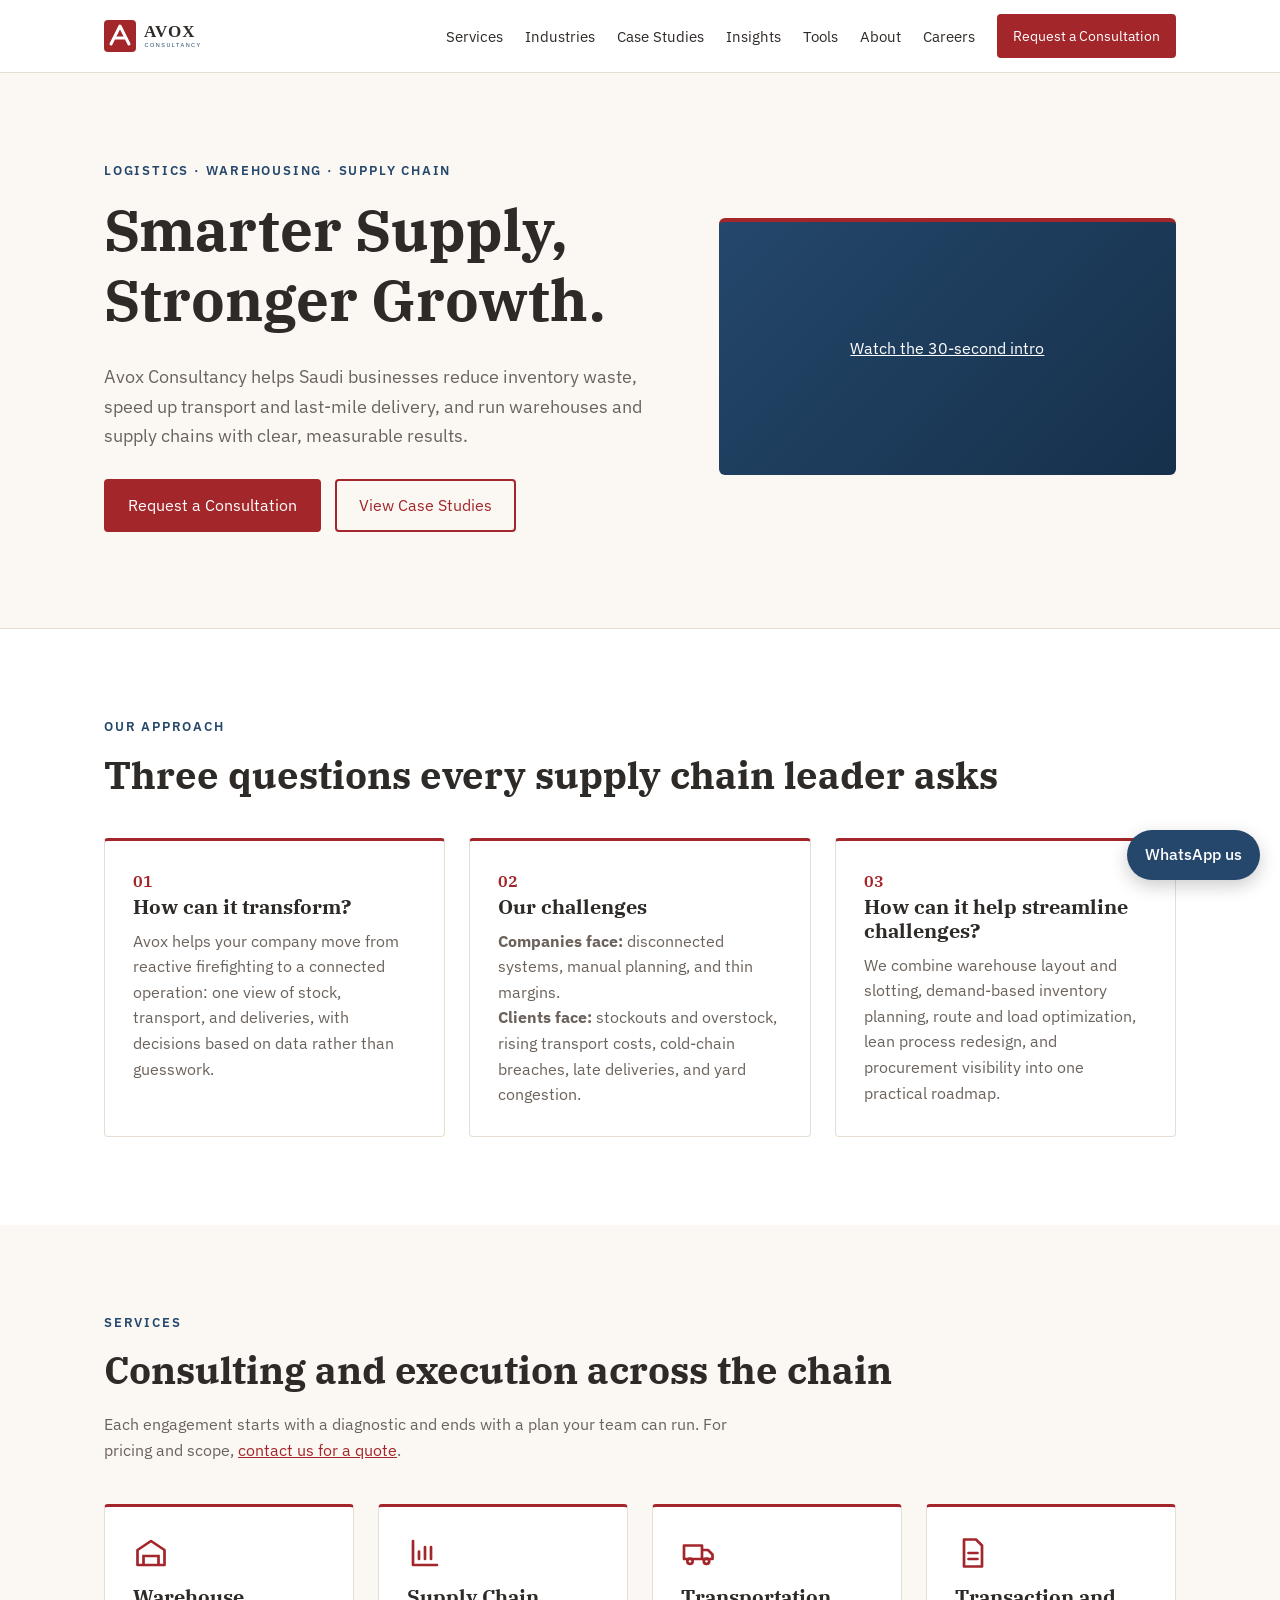
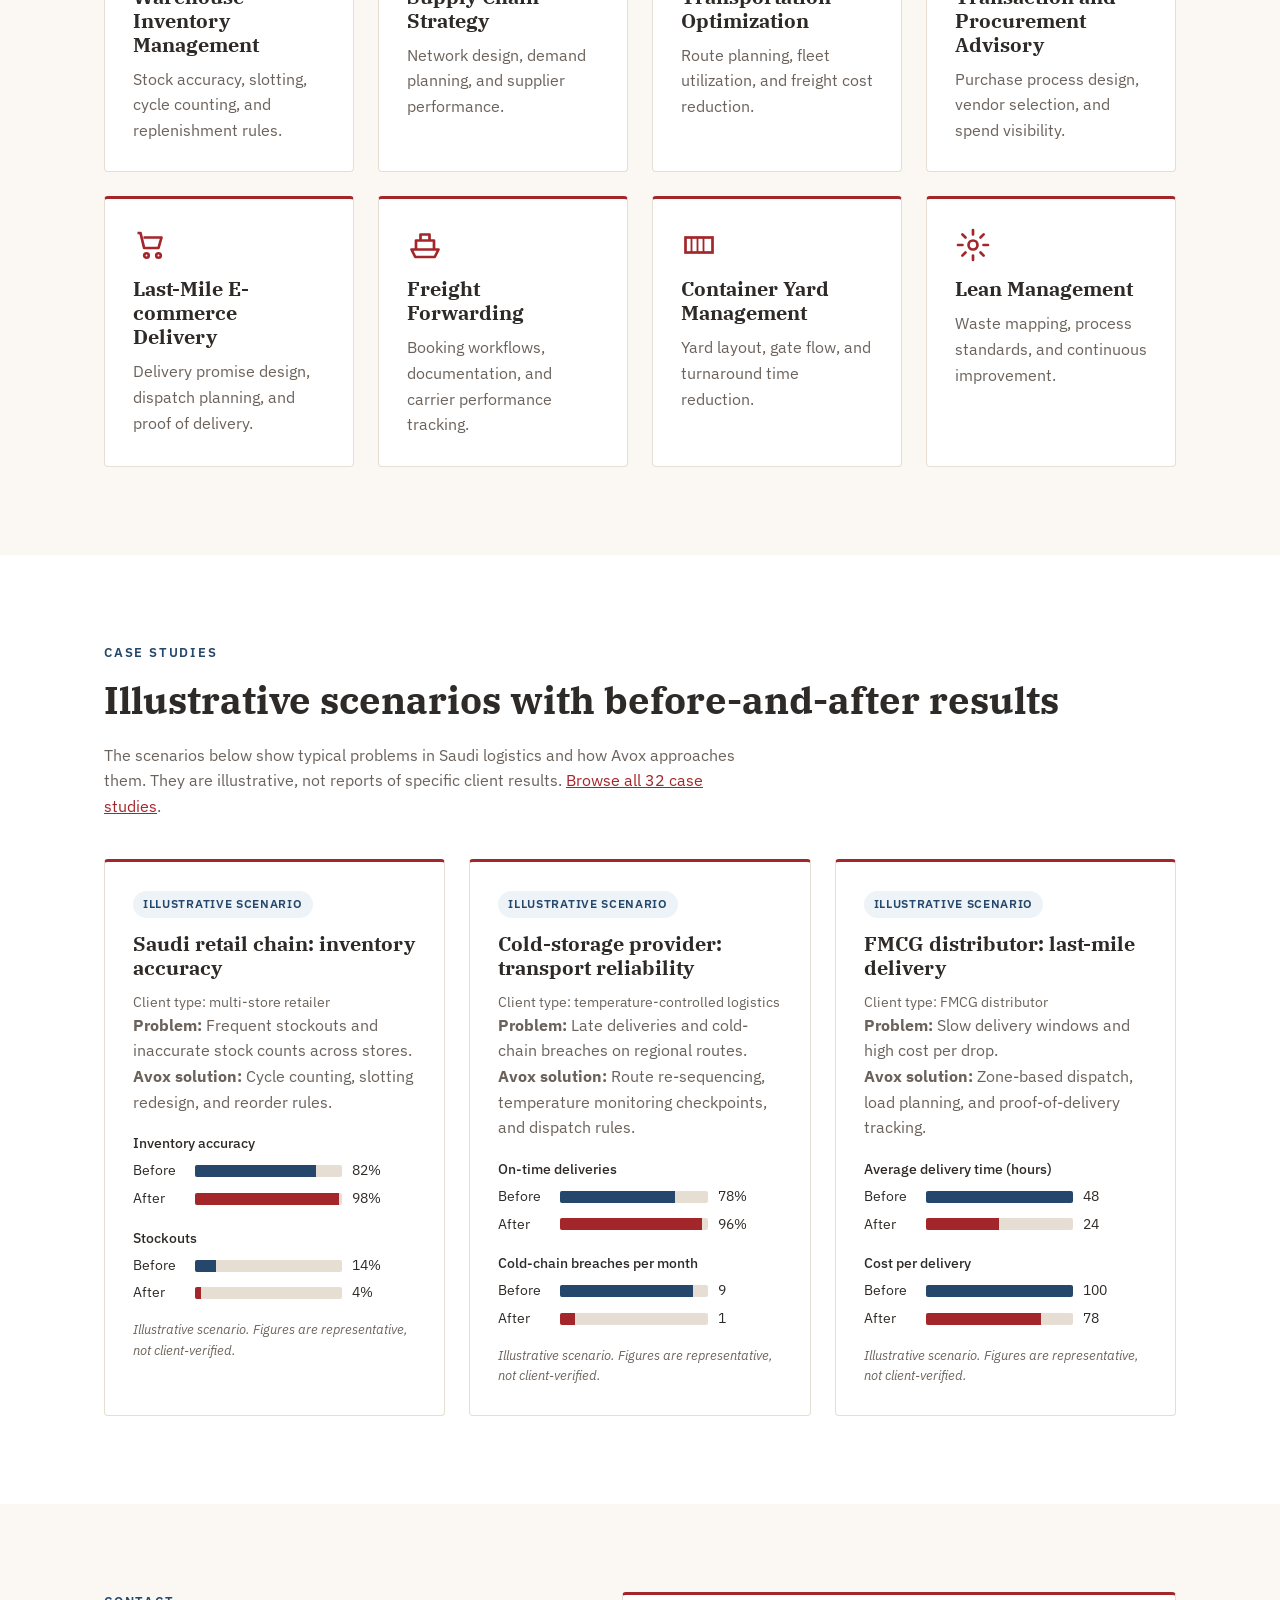
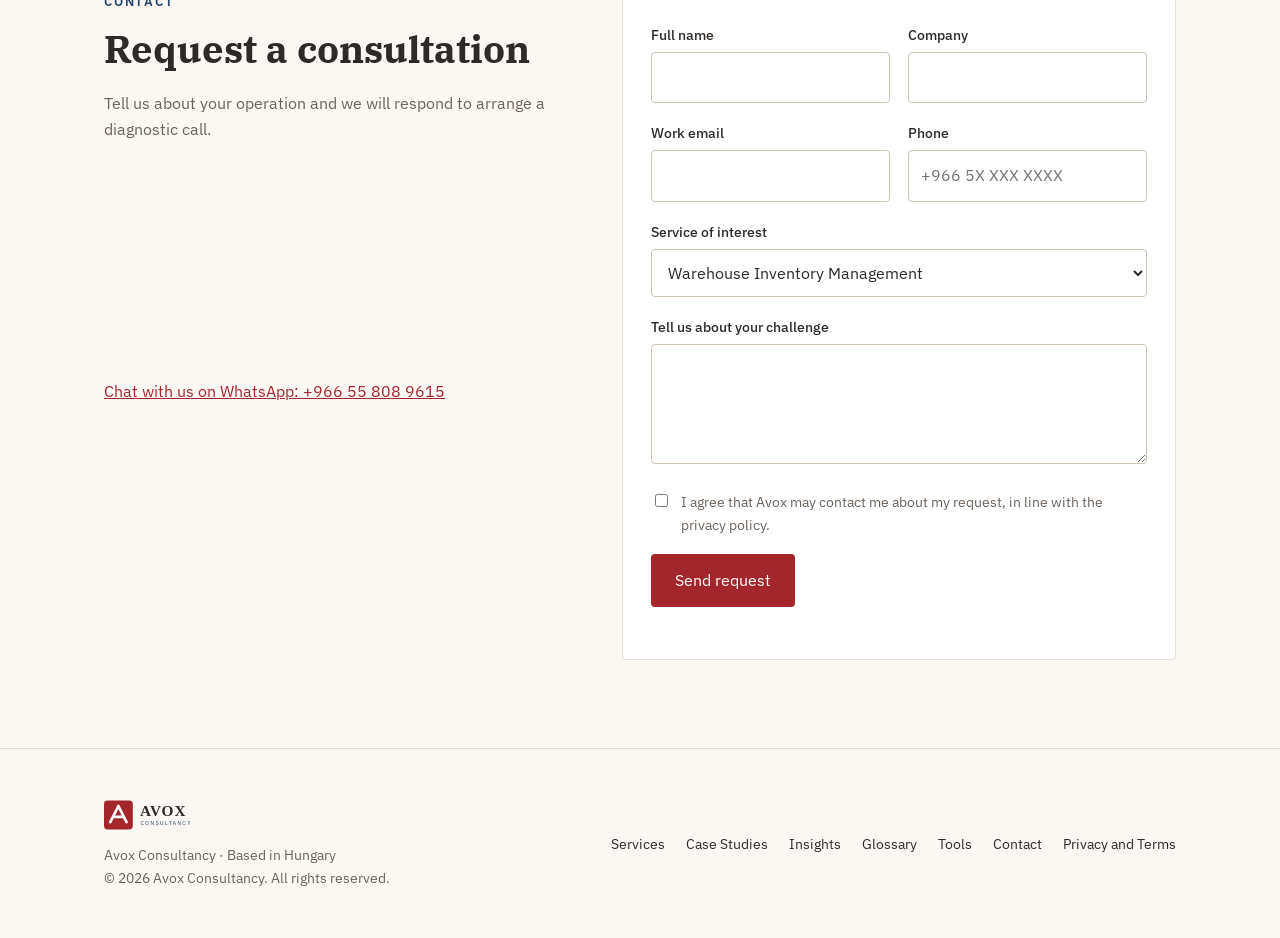
<file: index.html>
<!DOCTYPE html>
<html lang="en">
<head>
  <meta charset="UTF-8">
  <meta name="viewport" content="width=device-width, initial-scale=1">
  <title>Avox Consultancy | Smarter Supply, Stronger Growth</title>
  <meta name="description" content="Avox Consultancy helps logistics, warehousing, and supply chain businesses in Saudi Arabia improve inventory, transport, last-mile delivery, and operations.">
  <meta property="og:title" content="Avox Consultancy | Smarter Supply, Stronger Growth">
  <meta property="og:description" content="Logistics, warehousing, and supply chain consultancy for Saudi businesses.">
  <meta property="og:type" content="website">
  <link rel="icon" href="assets/avox-logo.svg" type="image/svg+xml">
  <link rel="preconnect" href="https://fonts.googleapis.com">
  <link rel="preconnect" href="https://fonts.gstatic.com" crossorigin>
  <link href="https://fonts.googleapis.com/css2?family=IBM+Plex+Sans:wght@400;500;600&family=IBM+Plex+Serif:wght@500;600;700&display=swap" rel="stylesheet">
  <link rel="stylesheet" href="css/styles.css">
</head>
<body id="top">

  <a class="skip" href="#main">Skip to content</a>

  <header class="site-header">
    <div class="container nav-wrap">
      <a href="#top" class="brand"><img src="assets/avox-logo.svg" alt="Avox Consultancy" width="150" height="40"></a>
      <nav aria-label="Main">
        <a href="index.html#services">Services</a>
        <a href="industries.html">Industries</a>
        <a href="case-studies.html">Case Studies</a>
        <a href="insights.html">Insights</a>
        <a href="tools.html">Tools</a>
        <a href="about.html">About</a>
        <a href="careers.html">Careers</a>
        <a href="index.html#contact" class="btn btn-small">Request a Consultation</a>
      </nav>
    </div>
  </header>

  <main id="main">

    <section class="hero">
      <div class="container hero-grid">
        <div>
          <p class="eyebrow">Logistics &middot; Warehousing &middot; Supply Chain</p>
          <h1>Smarter Supply, Stronger Growth.</h1>
          <p class="lead">Avox Consultancy helps Saudi businesses reduce inventory waste, speed up transport and last-mile delivery, and run warehouses and supply chains with clear, measurable results.</p>
          <div class="actions">
            <a class="btn" href="#contact">Request a Consultation</a>
            <a class="btn btn-outline" href="#case-studies">View Case Studies</a>
          </div>
        </div>
        <div class="video-slot" role="img" aria-label="Intro video placeholder">
          <span><a href="video.html" style="color:#fff">Watch the 30-second intro</a></span>
        </div>
      </div>
    </section>

    <section class="section" id="approach">
      <div class="container">
        <p class="eyebrow">Our approach</p>
        <h2>Three questions every supply chain leader asks</h2>
        <div class="cards three">
          <article class="card">
            <span class="num">01</span>
            <h3>How can it transform?</h3>
            <p>Avox helps your company move from reactive firefighting to a connected operation: one view of stock, transport, and deliveries, with decisions based on data rather than guesswork.</p>
          </article>
          <article class="card">
            <span class="num">02</span>
            <h3>Our challenges</h3>
            <p><strong>Companies face:</strong> disconnected systems, manual planning, and thin margins.<br><strong>Clients face:</strong> stockouts and overstock, rising transport costs, cold-chain breaches, late deliveries, and yard congestion.</p>
          </article>
          <article class="card">
            <span class="num">03</span>
            <h3>How can it help streamline challenges?</h3>
            <p>We combine warehouse layout and slotting, demand-based inventory planning, route and load optimization, lean process redesign, and procurement visibility into one practical roadmap.</p>
          </article>
        </div>
      </div>
    </section>

    <section class="section alt" id="services">
      <div class="container">
        <p class="eyebrow">Services</p>
        <h2>Consulting and execution across the chain</h2>
        <p class="section-intro">Each engagement starts with a diagnostic and ends with a plan your team can run. For pricing and scope, <a href="#contact">contact us for a quote</a>.</p>
        <div class="cards four">
          <article class="card"><svg class="ic" aria-hidden="true"><use href="assets/icons.svg#i-warehouse"/></svg><h3>Warehouse Inventory Management</h3><p>Stock accuracy, slotting, cycle counting, and replenishment rules.</p></article>
          <article class="card"><svg class="ic" aria-hidden="true"><use href="assets/icons.svg#i-chart"/></svg><h3>Supply Chain Strategy</h3><p>Network design, demand planning, and supplier performance.</p></article>
          <article class="card"><svg class="ic" aria-hidden="true"><use href="assets/icons.svg#i-truck"/></svg><h3>Transportation Optimization</h3><p>Route planning, fleet utilization, and freight cost reduction.</p></article>
          <article class="card"><svg class="ic" aria-hidden="true"><use href="assets/icons.svg#i-doc"/></svg><h3>Transaction and Procurement Advisory</h3><p>Purchase process design, vendor selection, and spend visibility.</p></article>
          <article class="card"><svg class="ic" aria-hidden="true"><use href="assets/icons.svg#i-cart"/></svg><h3>Last-Mile E-commerce Delivery</h3><p>Delivery promise design, dispatch planning, and proof of delivery.</p></article>
          <article class="card"><svg class="ic" aria-hidden="true"><use href="assets/icons.svg#i-ship"/></svg><h3>Freight Forwarding</h3><p>Booking workflows, documentation, and carrier performance tracking.</p></article>
          <article class="card"><svg class="ic" aria-hidden="true"><use href="assets/icons.svg#i-container"/></svg><h3>Container Yard Management</h3><p>Yard layout, gate flow, and turnaround time reduction.</p></article>
          <article class="card"><svg class="ic" aria-hidden="true"><use href="assets/icons.svg#i-gear"/></svg><h3>Lean Management</h3><p>Waste mapping, process standards, and continuous improvement.</p></article>
        </div>
      </div>
    </section>

    <section class="section" id="case-studies">
      <div class="container">
        <p class="eyebrow">Case studies</p>
        <h2>Illustrative scenarios with before-and-after results</h2>
        <p class="section-intro">The scenarios below show typical problems in Saudi logistics and how Avox approaches them. They are illustrative, not reports of specific client results. <a href="case-studies.html">Browse all 32 case studies</a>.</p>
        <div class="cards three">

          <article class="card">
            <span class="badge">Illustrative scenario</span>
            <h3 style="margin-top:14px">Saudi retail chain: inventory accuracy</h3>
            <p class="meta">Client type: multi-store retailer</p>
            <p><strong>Problem:</strong> Frequent stockouts and inaccurate stock counts across stores.<br><strong>Avox solution:</strong> Cycle counting, slotting redesign, and reorder rules.</p>
            <div class="metric">
              <div class="metric-label">Inventory accuracy</div>
              <div class="bar-row"><span>Before</span><div class="bar"><span style="width:82%"></span></div><span>82%</span></div>
              <div class="bar-row"><span>After</span><div class="bar after"><span style="width:98%"></span></div><span>98%</span></div>
            </div>
            <div class="metric">
              <div class="metric-label">Stockouts</div>
              <div class="bar-row"><span>Before</span><div class="bar"><span style="width:14%"></span></div><span>14%</span></div>
              <div class="bar-row"><span>After</span><div class="bar after"><span style="width:4%"></span></div><span>4%</span></div>
            </div>
            <p class="case-note">Illustrative scenario. Figures are representative, not client-verified.</p>
          </article>

          <article class="card">
            <span class="badge">Illustrative scenario</span>
            <h3 style="margin-top:14px">Cold-storage provider: transport reliability</h3>
            <p class="meta">Client type: temperature-controlled logistics</p>
            <p><strong>Problem:</strong> Late deliveries and cold-chain breaches on regional routes.<br><strong>Avox solution:</strong> Route re-sequencing, temperature monitoring checkpoints, and dispatch rules.</p>
            <div class="metric">
              <div class="metric-label">On-time deliveries</div>
              <div class="bar-row"><span>Before</span><div class="bar"><span style="width:78%"></span></div><span>78%</span></div>
              <div class="bar-row"><span>After</span><div class="bar after"><span style="width:96%"></span></div><span>96%</span></div>
            </div>
            <div class="metric">
              <div class="metric-label">Cold-chain breaches per month</div>
              <div class="bar-row"><span>Before</span><div class="bar"><span style="width:90%"></span></div><span>9</span></div>
              <div class="bar-row"><span>After</span><div class="bar after"><span style="width:10%"></span></div><span>1</span></div>
            </div>
            <p class="case-note">Illustrative scenario. Figures are representative, not client-verified.</p>
          </article>

          <article class="card">
            <span class="badge">Illustrative scenario</span>
            <h3 style="margin-top:14px">FMCG distributor: last-mile delivery</h3>
            <p class="meta">Client type: FMCG distributor</p>
            <p><strong>Problem:</strong> Slow delivery windows and high cost per drop.<br><strong>Avox solution:</strong> Zone-based dispatch, load planning, and proof-of-delivery tracking.</p>
            <div class="metric">
              <div class="metric-label">Average delivery time (hours)</div>
              <div class="bar-row"><span>Before</span><div class="bar"><span style="width:100%"></span></div><span>48</span></div>
              <div class="bar-row"><span>After</span><div class="bar after"><span style="width:50%"></span></div><span>24</span></div>
            </div>
            <div class="metric">
              <div class="metric-label">Cost per delivery</div>
              <div class="bar-row"><span>Before</span><div class="bar"><span style="width:100%"></span></div><span>100</span></div>
              <div class="bar-row"><span>After</span><div class="bar after"><span style="width:78%"></span></div><span>78</span></div>
            </div>
            <p class="case-note">Illustrative scenario. Figures are representative, not client-verified.</p>
          </article>

        </div>
      </div>
    </section>

    <section class="section alt" id="contact">
      <div class="container contact-grid">
        <div>
          <p class="eyebrow">Contact</p>
          <h2>Request a consultation</h2>
          <p class="section-intro">Tell us about your operation and we will respond to arrange a diagnostic call.</p>
          <div class="contact-details" aria-label="Contact details to be added"></div>
          <a href="https://wa.me/966558089615" target="_blank" rel="noopener">Chat with us on WhatsApp: +966 55 808 9615</a>
        </div>
        <form class="card" id="consult-form" action="#" method="post" novalidate>
          <div class="form-grid">
            <div><label for="name">Full name</label><input id="name" name="name" type="text" required autocomplete="name"></div>
            <div><label for="company">Company</label><input id="company" name="company" type="text" autocomplete="organization"></div>
            <div><label for="email">Work email</label><input id="email" name="email" type="email" required autocomplete="email"></div>
            <div><label for="phone">Phone</label><input id="phone" name="phone" type="tel" placeholder="+966 5X XXX XXXX" autocomplete="tel"></div>
            <div class="full">
              <label for="service">Service of interest</label>
              <select id="service" name="service">
                <option>Warehouse Inventory Management</option>
                <option>Supply Chain Strategy</option>
                <option>Transportation Optimization</option>
                <option>Transaction and Procurement Advisory</option>
                <option>Last-Mile E-commerce Delivery</option>
                <option>Freight Forwarding</option>
                <option>Container Yard Management</option>
                <option>Lean Management</option>
                <option>Not sure yet</option>
              </select>
            </div>
            <div class="full"><label for="message">Tell us about your challenge</label><textarea id="message" name="message"></textarea></div>
            <div class="full consent">
              <input id="consent" name="consent" type="checkbox" required>
              <label for="consent" style="font-weight:400;margin:0">I agree that Avox may contact me about my request, in line with the privacy policy.</label>
            </div>
            <div class="full"><button class="btn" type="submit">Send request</button></div>
          </div>
          <p class="form-status" id="form-status" role="status"></p>
        </form>
      </div>
    </section>

  </main>

  <footer class="site-footer">
    <div class="container footer-wrap">
      <div>
        <img src="assets/avox-logo.svg" alt="Avox Consultancy">
        <div>Avox Consultancy &middot; Based in Hungary</div>
        <div>&copy; 2026 Avox Consultancy. All rights reserved.</div>
      </div>
      <div class="footer-links">
        <a href="index.html#services">Services</a>
        <a href="case-studies.html">Case Studies</a>
        <a href="insights.html">Insights</a>
        <a href="glossary.html">Glossary</a>
        <a href="tools.html">Tools</a>
        <a href="index.html#contact">Contact</a>
        <a href="legal.html">Privacy and Terms</a>
      </div>
    </div>
  </footer>

  <a class="whatsapp" href="https://wa.me/966558089615" target="_blank" rel="noopener">WhatsApp us</a>

  <script>
    // Placeholder handler: the form is not yet connected to email or a CRM.
    document.getElementById('consult-form').addEventListener('submit', function (e) {
      e.preventDefault();
      var status = document.getElementById('form-status');
      if (!this.checkValidity()) {
        status.textContent = 'Please complete the required fields.';
        return;
      }
      status.textContent = 'Thank you. Your request has been received.';
      this.reset();
    });
  </script>

</body>
</html>
</file>
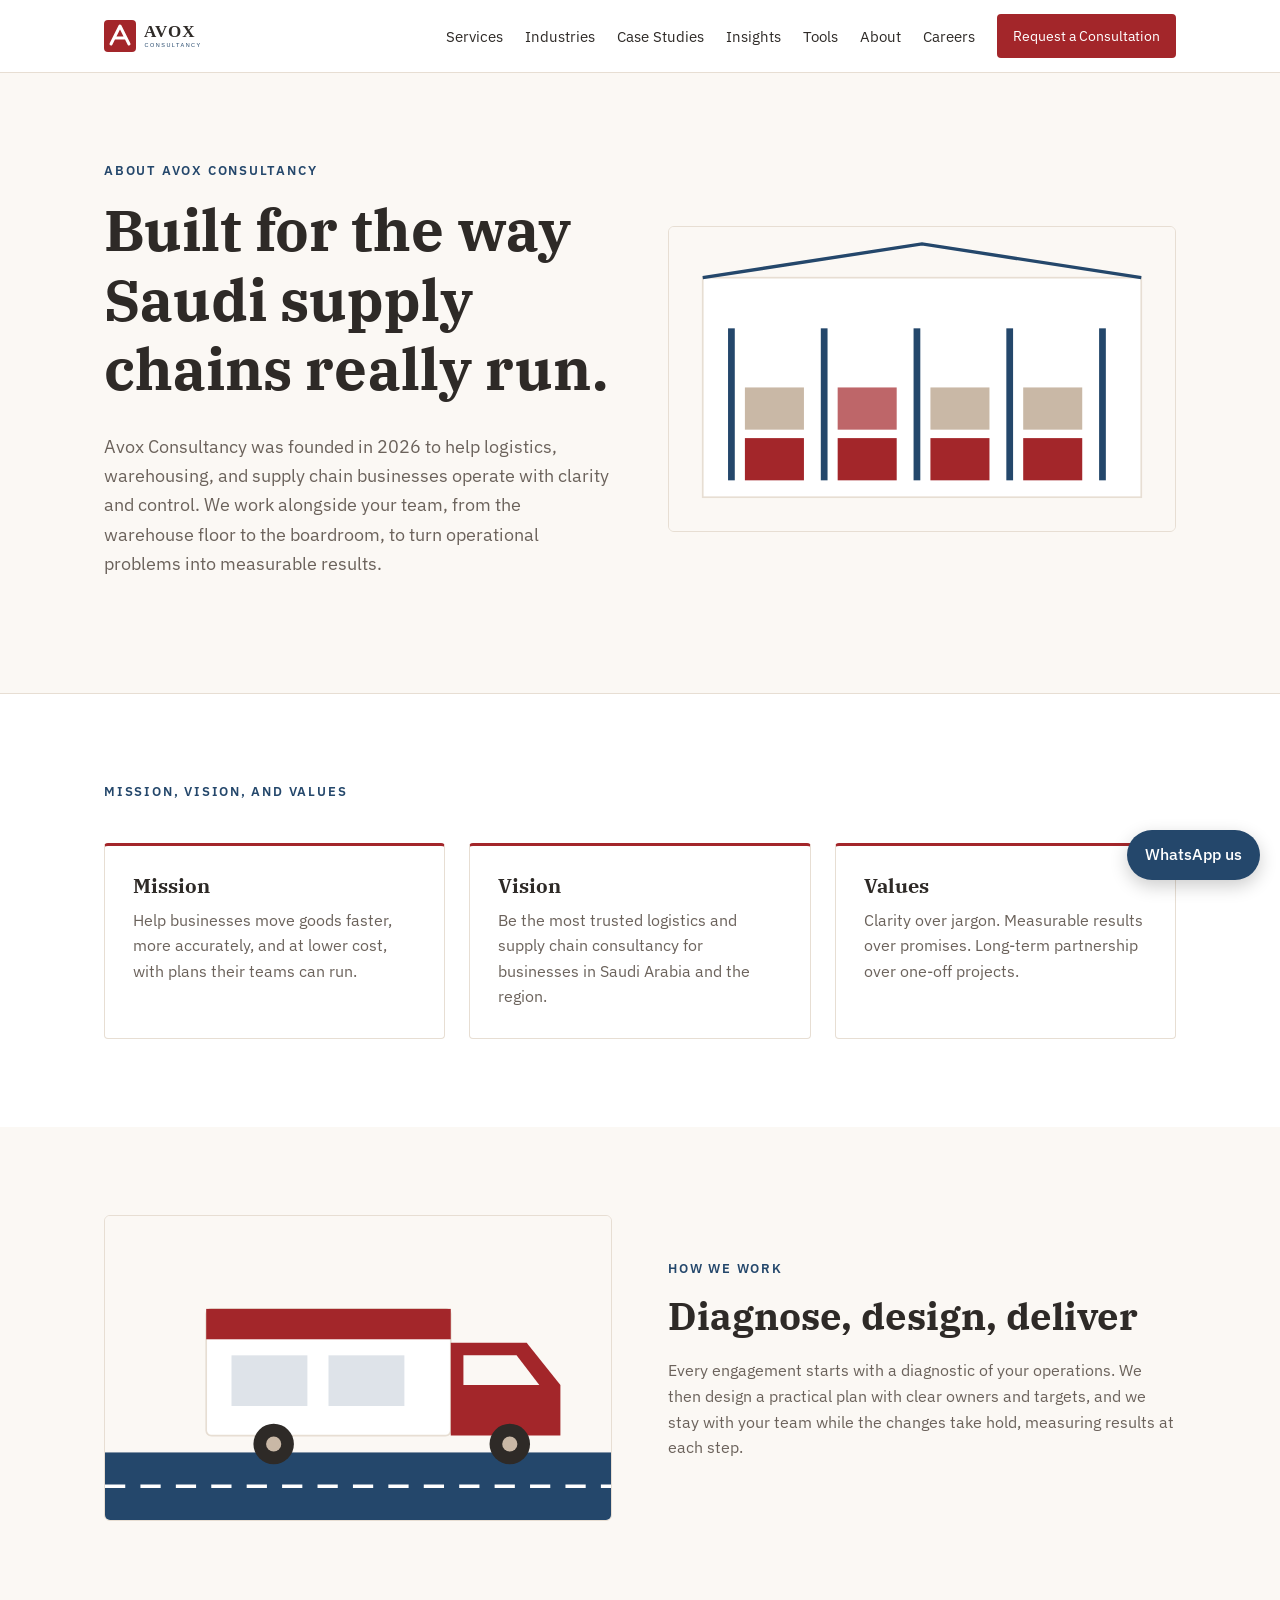
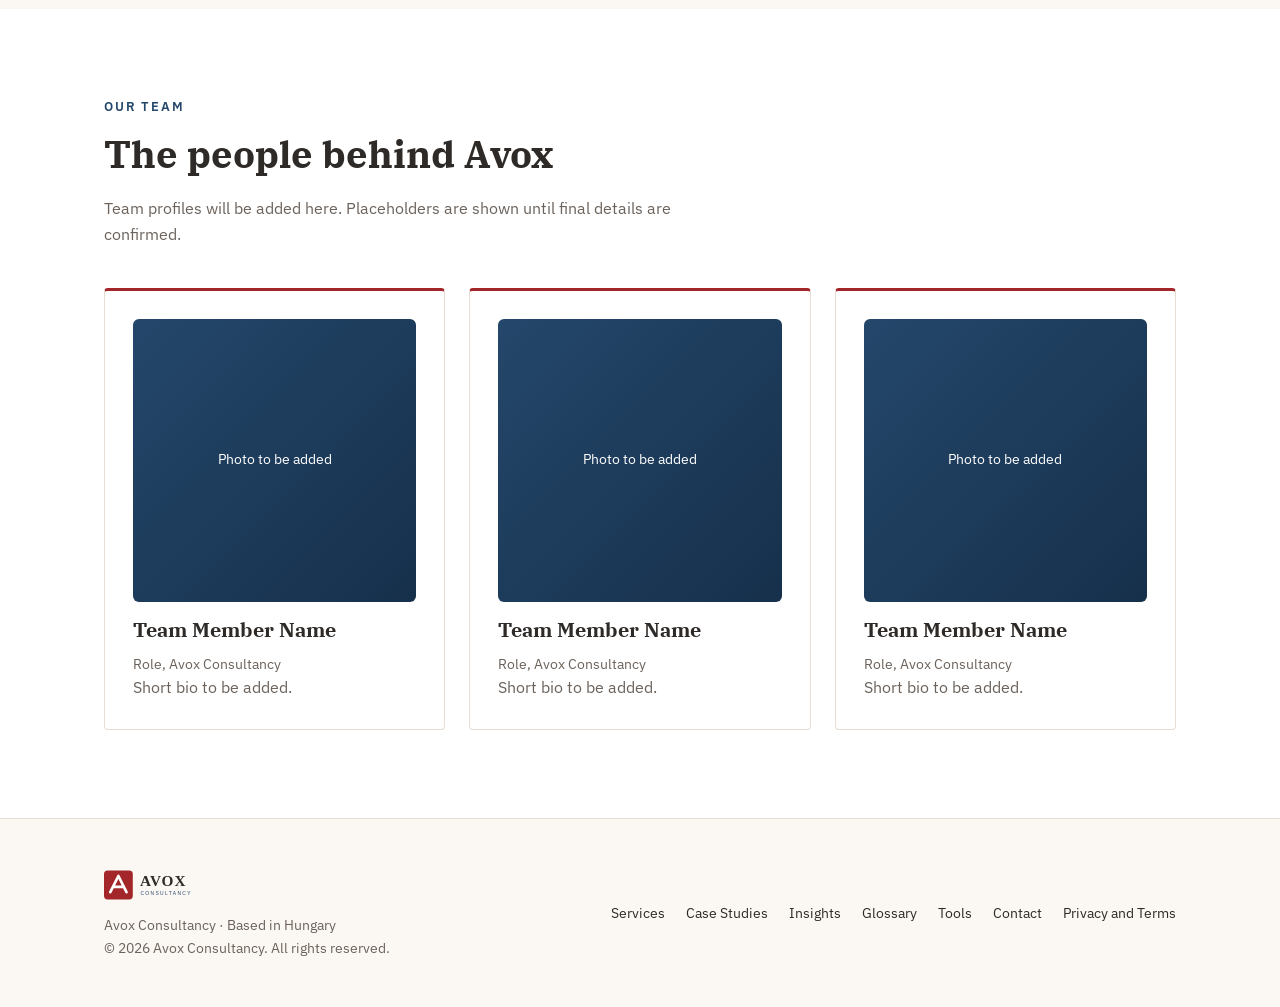
<file: about.html>
<!DOCTYPE html>
<html lang="en">
<head>
  <meta charset="UTF-8">
  <meta name="viewport" content="width=device-width, initial-scale=1">
  <title>About | Avox Consultancy</title>
  <meta name="description" content="About Avox Consultancy: our story, mission, vision, values, and team for logistics, warehousing, and supply chain consulting in Saudi Arabia.">
  <link rel="icon" href="assets/avox-logo.svg" type="image/svg+xml">
  <link href="https://fonts.googleapis.com/css2?family=IBM+Plex+Sans:wght@400;500;600&family=IBM+Plex+Serif:wght@500;600;700&display=swap" rel="stylesheet">
  <link rel="stylesheet" href="css/styles.css">
  <style>
    .split { display: grid; grid-template-columns: 1fr 1fr; gap: 56px; align-items: center; }
    .split img, .pic { width: 100%; height: auto; border-radius: 6px; border: 1px solid var(--line); display: block; }
    .values { display: grid; grid-template-columns: repeat(3, 1fr); gap: 24px; margin-top: 40px; }
    .avatar { width: 100%; aspect-ratio: 1; background: linear-gradient(135deg, var(--blue), #16304b); border-radius: 6px; display: flex; align-items: center; justify-content: center; color: #fff; font-size: 0.85rem; text-align: center; }
    @media (max-width: 900px) { .split, .values { grid-template-columns: 1fr; } }
  </style>
</head>
<body id="top">

  <a class="skip" href="#main">Skip to content</a>

  <header class="site-header">
    <div class="container nav-wrap">
      <a href="index.html" class="brand"><img src="assets/avox-logo.svg" alt="Avox Consultancy" width="150" height="40"></a>
      <nav aria-label="Main">
        <a href="index.html#services">Services</a>
        <a href="industries.html">Industries</a>
        <a href="case-studies.html">Case Studies</a>
        <a href="insights.html">Insights</a>
        <a href="tools.html">Tools</a>
        <a href="about.html" aria-current="page">About</a>
        <a href="careers.html">Careers</a>
        <a href="index.html#contact" class="btn btn-small">Request a Consultation</a>
      </nav>
    </div>
  </header>

  <main id="main">
    <section class="hero">
      <div class="container split">
        <div>
          <p class="eyebrow">About Avox Consultancy</p>
          <h1>Built for the way Saudi supply chains really run.</h1>
          <p class="lead">Avox Consultancy was founded in 2026 to help logistics, warehousing, and supply chain businesses operate with clarity and control. We work alongside your team, from the warehouse floor to the boardroom, to turn operational problems into measurable results.</p>
        </div>
        <img src="assets/warehouse.svg" alt="Illustration of a warehouse with racking and pallets">
      </div>
    </section>

    <section class="section">
      <div class="container">
        <p class="eyebrow">Mission, vision, and values</p>
        <div class="values">
          <article class="card"><h3>Mission</h3><p>Help businesses move goods faster, more accurately, and at lower cost, with plans their teams can run.</p></article>
          <article class="card"><h3>Vision</h3><p>Be the most trusted logistics and supply chain consultancy for businesses in Saudi Arabia and the region.</p></article>
          <article class="card"><h3>Values</h3><p>Clarity over jargon. Measurable results over promises. Long-term partnership over one-off projects.</p></article>
        </div>
      </div>
    </section>

    <section class="section alt">
      <div class="container split">
        <img src="assets/truck.svg" alt="Illustration of a delivery truck on a road">
        <div>
          <p class="eyebrow">How we work</p>
          <h2>Diagnose, design, deliver</h2>
          <p class="section-intro">Every engagement starts with a diagnostic of your operations. We then design a practical plan with clear owners and targets, and we stay with your team while the changes take hold, measuring results at each step.</p>
        </div>
      </div>
    </section>

    <section class="section">
      <div class="container">
        <p class="eyebrow">Our team</p>
        <h2>The people behind Avox</h2>
        <p class="section-intro">Team profiles will be added here. Placeholders are shown until final details are confirmed.</p>
        <div class="cards three">
          <article class="card"><div class="avatar">Photo to be added</div><h3 style="margin-top:16px">Team Member Name</h3><p class="meta">Role, Avox Consultancy</p><p>Short bio to be added.</p></article>
          <article class="card"><div class="avatar">Photo to be added</div><h3 style="margin-top:16px">Team Member Name</h3><p class="meta">Role, Avox Consultancy</p><p>Short bio to be added.</p></article>
          <article class="card"><div class="avatar">Photo to be added</div><h3 style="margin-top:16px">Team Member Name</h3><p class="meta">Role, Avox Consultancy</p><p>Short bio to be added.</p></article>
        </div>
      </div>
    </section>
  </main>

  <footer class="site-footer">
    <div class="container footer-wrap">
      <div>
        <img src="assets/avox-logo.svg" alt="Avox Consultancy">
        <div>Avox Consultancy &middot; Based in Hungary</div>
        <div>&copy; 2026 Avox Consultancy. All rights reserved.</div>
      </div>
      <div class="footer-links">
        <a href="index.html#services">Services</a>
        <a href="case-studies.html">Case Studies</a>
        <a href="insights.html">Insights</a>
        <a href="glossary.html">Glossary</a>
        <a href="tools.html">Tools</a>
        <a href="index.html#contact">Contact</a>
        <a href="legal.html">Privacy and Terms</a>
      </div>
    </div>
  </footer>

  <a class="whatsapp" href="https://wa.me/966558089615" target="_blank" rel="noopener">WhatsApp us</a>

</body>
</html>
</file>
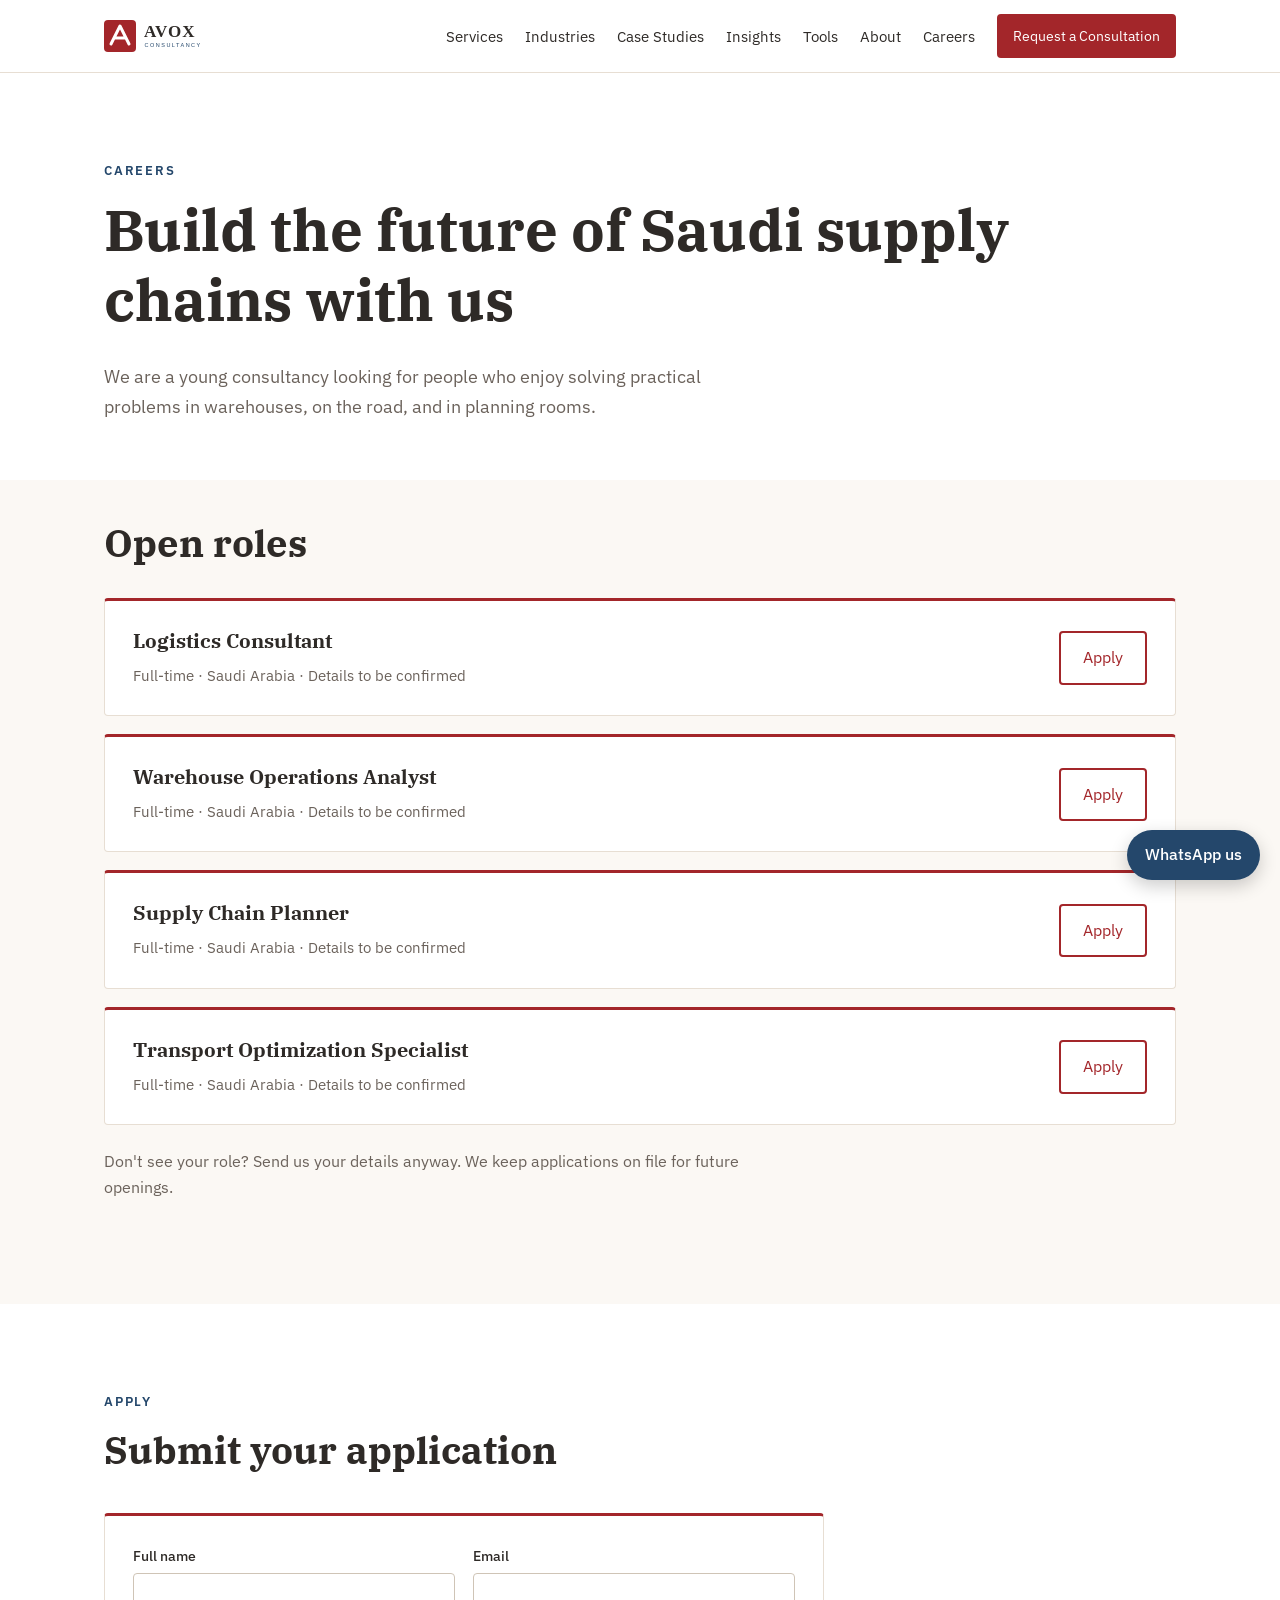
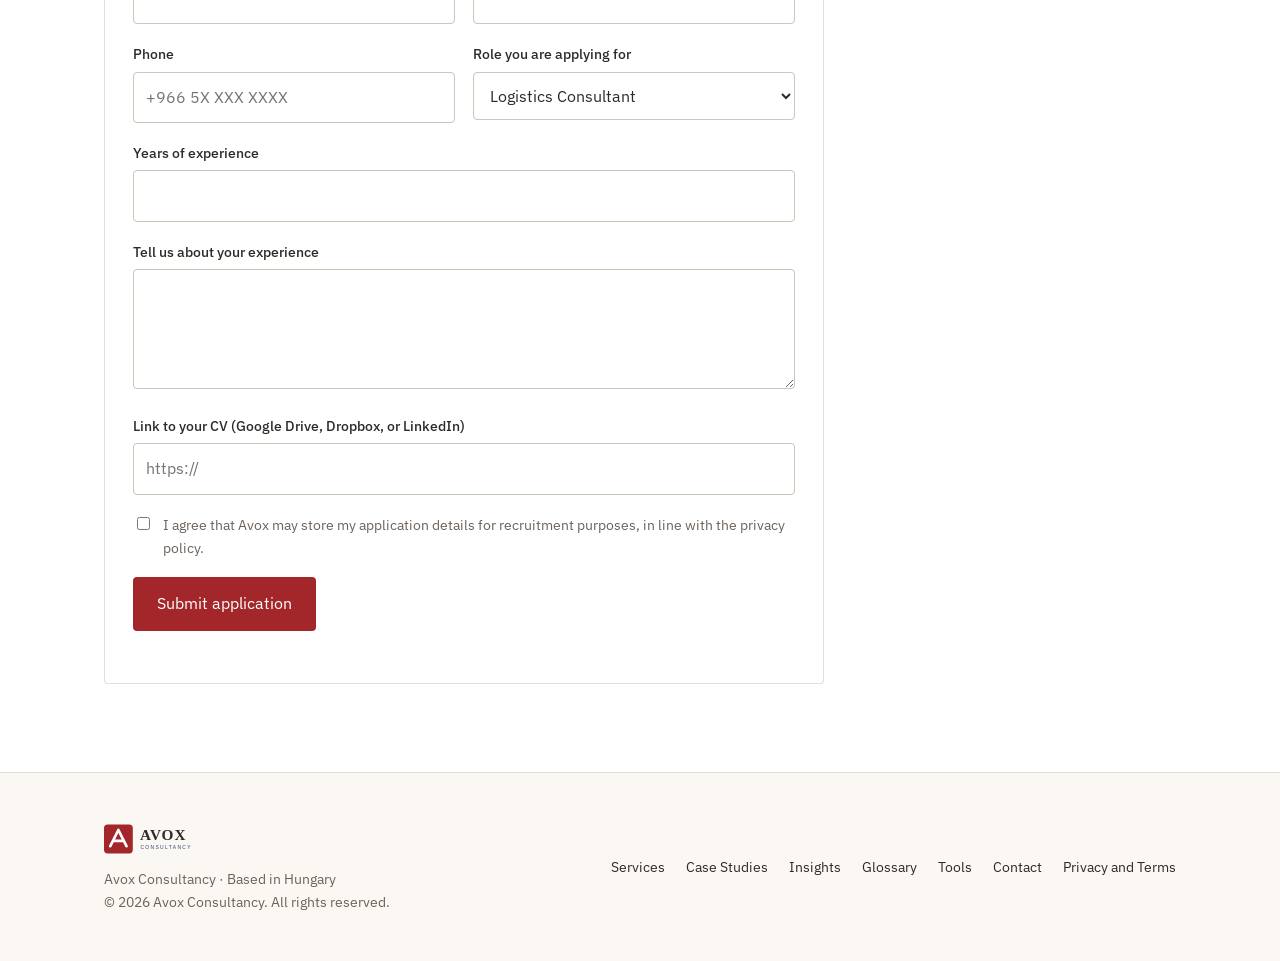
<file: careers.html>
<!DOCTYPE html>
<html lang="en">
<head>
  <meta charset="UTF-8">
  <meta name="viewport" content="width=device-width, initial-scale=1">
  <title>Careers | Avox Consultancy</title>
  <meta name="description" content="Careers at Avox Consultancy: join our logistics, warehousing, and supply chain team.">
  <link rel="icon" href="assets/avox-logo.svg" type="image/svg+xml">
  <link href="https://fonts.googleapis.com/css2?family=IBM+Plex+Sans:wght@400;500;600&family=IBM+Plex+Serif:wght@500;600;700&display=swap" rel="stylesheet">
  <link rel="stylesheet" href="css/styles.css">
  <style>
    .roles { display: grid; gap: 18px; margin-top: 32px; }
    .role { display: flex; justify-content: space-between; align-items: center; gap: 16px; flex-wrap: wrap; }
    .role p { margin: 0; color: var(--muted); font-size: 0.95rem; }
    .apply-form { max-width: 720px; margin-top: 40px; }
    .apply-form input, .apply-form select, .apply-form textarea { padding: 12px; font: inherit; }
    @media (max-width: 600px) { .apply-form .form-grid { grid-template-columns: 1fr; } }
  </style>
</head>
<body id="top">

  <a class="skip" href="#main">Skip to content</a>

  <header class="site-header">
    <div class="container nav-wrap">
      <a href="index.html" class="brand"><img src="assets/avox-logo.svg" alt="Avox Consultancy" width="150" height="40"></a>
      <nav aria-label="Main">
        <a href="index.html#services">Services</a>
        <a href="industries.html">Industries</a>
        <a href="case-studies.html">Case Studies</a>
        <a href="insights.html">Insights</a>
        <a href="tools.html">Tools</a>
        <a href="about.html">About</a>
        <a href="careers.html" aria-current="page">Careers</a>
        <a href="index.html#contact" class="btn btn-small">Request a Consultation</a>
      </nav>
    </div>
  </header>

  <main id="main">
    <section class="section" style="padding-bottom:40px">
      <div class="container">
        <p class="eyebrow">Careers</p>
        <h1>Build the future of Saudi supply chains with us</h1>
        <p class="lead">We are a young consultancy looking for people who enjoy solving practical problems in warehouses, on the road, and in planning rooms.</p>
      </div>
    </section>

    <section class="section alt" style="padding-top:40px">
      <div class="container">
        <h2>Open roles</h2>
        <div class="roles">
          <article class="card role">
            <div><h3>Logistics Consultant</h3><p>Full-time &middot; Saudi Arabia &middot; Details to be confirmed</p></div>
            <a class="btn btn-outline" href="#apply">Apply</a>
          </article>
          <article class="card role">
            <div><h3>Warehouse Operations Analyst</h3><p>Full-time &middot; Saudi Arabia &middot; Details to be confirmed</p></div>
            <a class="btn btn-outline" href="#apply">Apply</a>
          </article>
          <article class="card role">
            <div><h3>Supply Chain Planner</h3><p>Full-time &middot; Saudi Arabia &middot; Details to be confirmed</p></div>
            <a class="btn btn-outline" href="#apply">Apply</a>
          </article>
          <article class="card role">
            <div><h3>Transport Optimization Specialist</h3><p>Full-time &middot; Saudi Arabia &middot; Details to be confirmed</p></div>
            <a class="btn btn-outline" href="#apply">Apply</a>
          </article>
        </div>
        <p class="section-intro" style="margin-top:24px">Don't see your role? Send us your details anyway. We keep applications on file for future openings.</p>
      </div>
    </section>

    <section class="section" id="apply">
      <div class="container">
        <p class="eyebrow">Apply</p>
        <h2>Submit your application</h2>
        <form class="card apply-form" id="apply-form" action="#" method="post" novalidate>
          <div class="form-grid">
            <div><label for="a-name">Full name</label><input id="a-name" name="name" type="text" required></div>
            <div><label for="a-email">Email</label><input id="a-email" name="email" type="email" required></div>
            <div><label for="a-phone">Phone</label><input id="a-phone" name="phone" type="tel" placeholder="+966 5X XXX XXXX"></div>
            <div><label for="a-role">Role you are applying for</label>
              <select id="a-role" name="role">
                <option>Logistics Consultant</option>
                <option>Warehouse Operations Analyst</option>
                <option>Supply Chain Planner</option>
                <option>Transport Optimization Specialist</option>
                <option>Other or general application</option>
              </select>
            </div>
            <div class="full"><label for="a-years">Years of experience</label><input id="a-years" name="years" type="number" min="0"></div>
            <div class="full"><label for="a-message">Tell us about your experience</label><textarea id="a-message" name="message"></textarea></div>
            <div class="full"><label for="a-cv">Link to your CV (Google Drive, Dropbox, or LinkedIn)</label><input id="a-cv" name="cv" type="url" placeholder="https://"></div>
            <div class="full consent">
              <input id="a-consent" name="consent" type="checkbox" required>
              <label for="a-consent" style="font-weight:400;margin:0">I agree that Avox may store my application details for recruitment purposes, in line with the privacy policy.</label>
            </div>
            <div class="full"><button class="btn" type="submit">Submit application</button></div>
          </div>
          <p class="form-status" id="apply-status" role="status"></p>
        </form>
      </div>
    </section>
  </main>

  <footer class="site-footer">
    <div class="container footer-wrap">
      <div>
        <img src="assets/avox-logo.svg" alt="Avox Consultancy">
        <div>Avox Consultancy &middot; Based in Hungary</div>
        <div>&copy; 2026 Avox Consultancy. All rights reserved.</div>
      </div>
      <div class="footer-links">
        <a href="index.html#services">Services</a>
        <a href="case-studies.html">Case Studies</a>
        <a href="insights.html">Insights</a>
        <a href="glossary.html">Glossary</a>
        <a href="tools.html">Tools</a>
        <a href="index.html#contact">Contact</a>
        <a href="legal.html">Privacy and Terms</a>
      </div>
    </div>
  </footer>

  <a class="whatsapp" href="https://wa.me/966558089615" target="_blank" rel="noopener">WhatsApp us</a>

  <script>
    // Placeholder handler: applications are not yet sent anywhere.
    document.getElementById('apply-form').addEventListener('submit', function (e) {
      e.preventDefault();
      const status = document.getElementById('apply-status');
      if (!this.checkValidity()) { status.textContent = 'Please complete the required fields.'; return; }
      status.textContent = 'Thank you. Your application has been received.';
      this.reset();
    });
  </script>

</body>
</html>
</file>
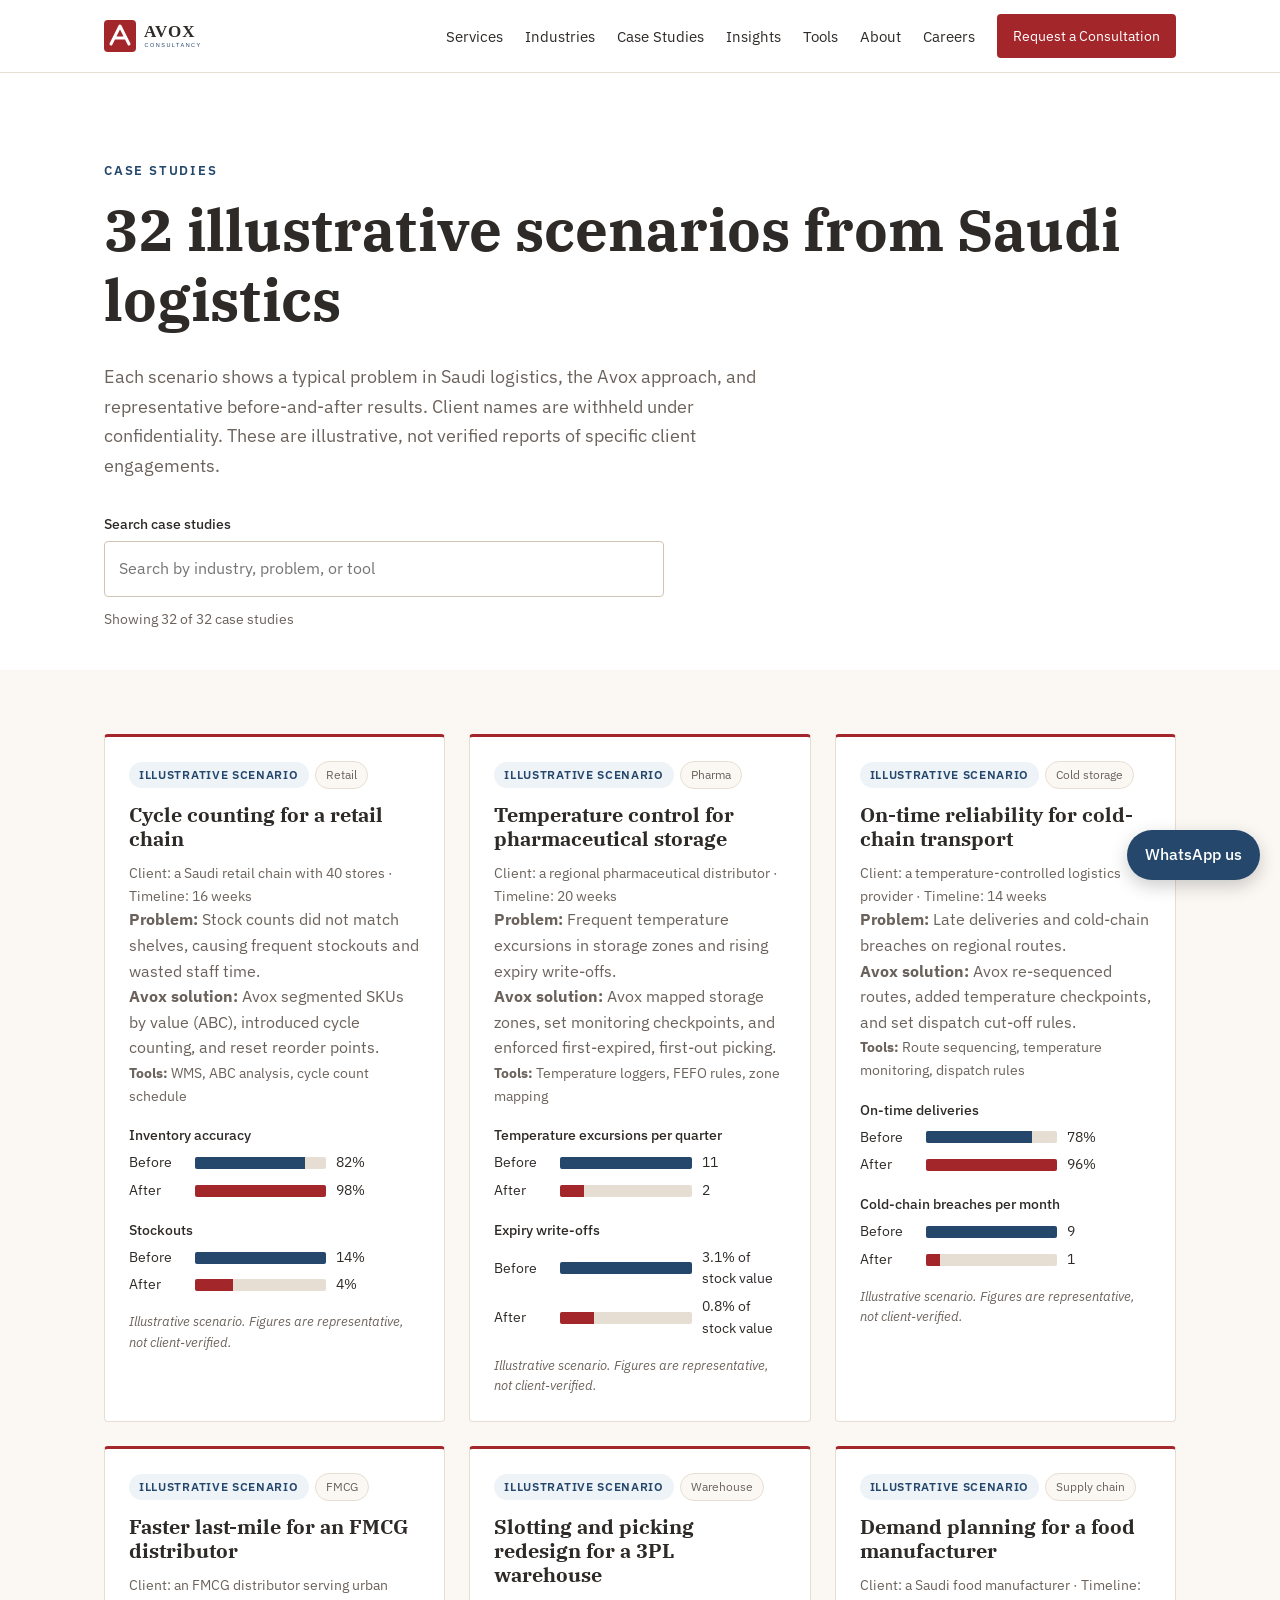
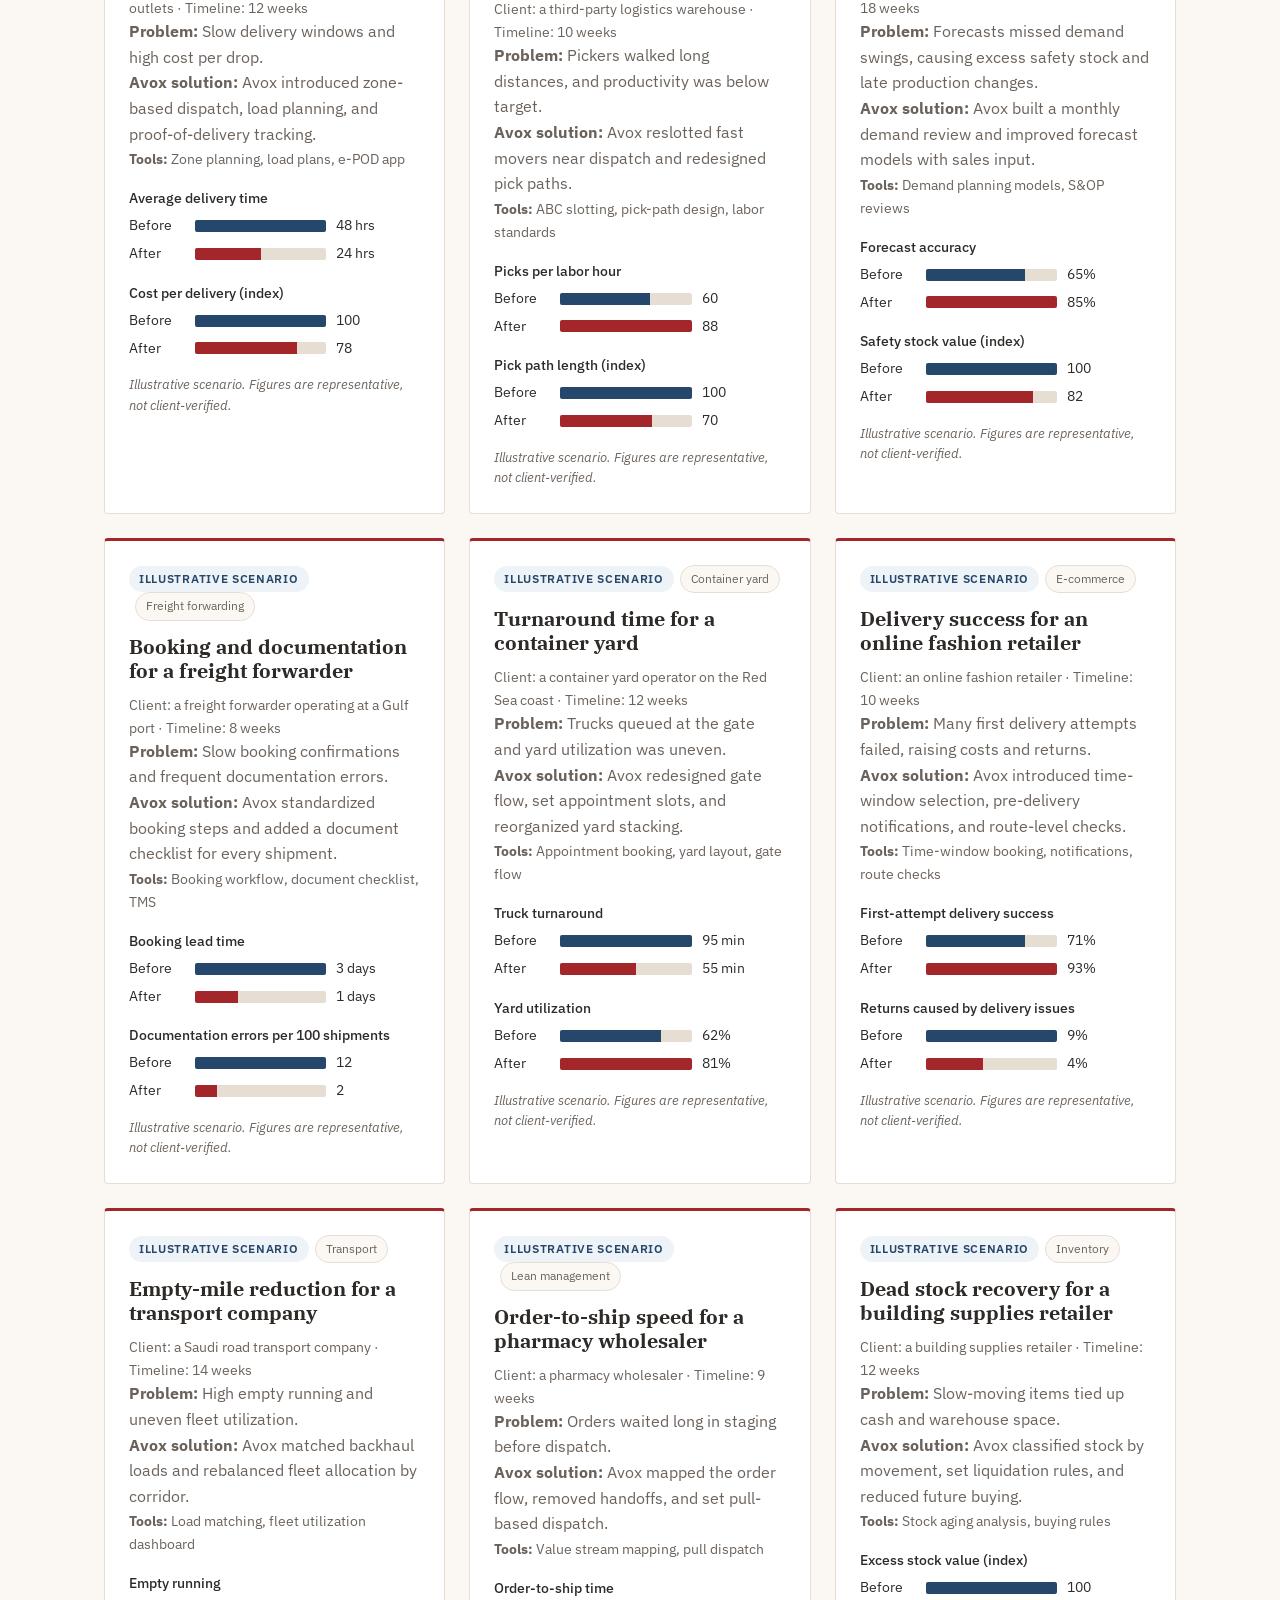
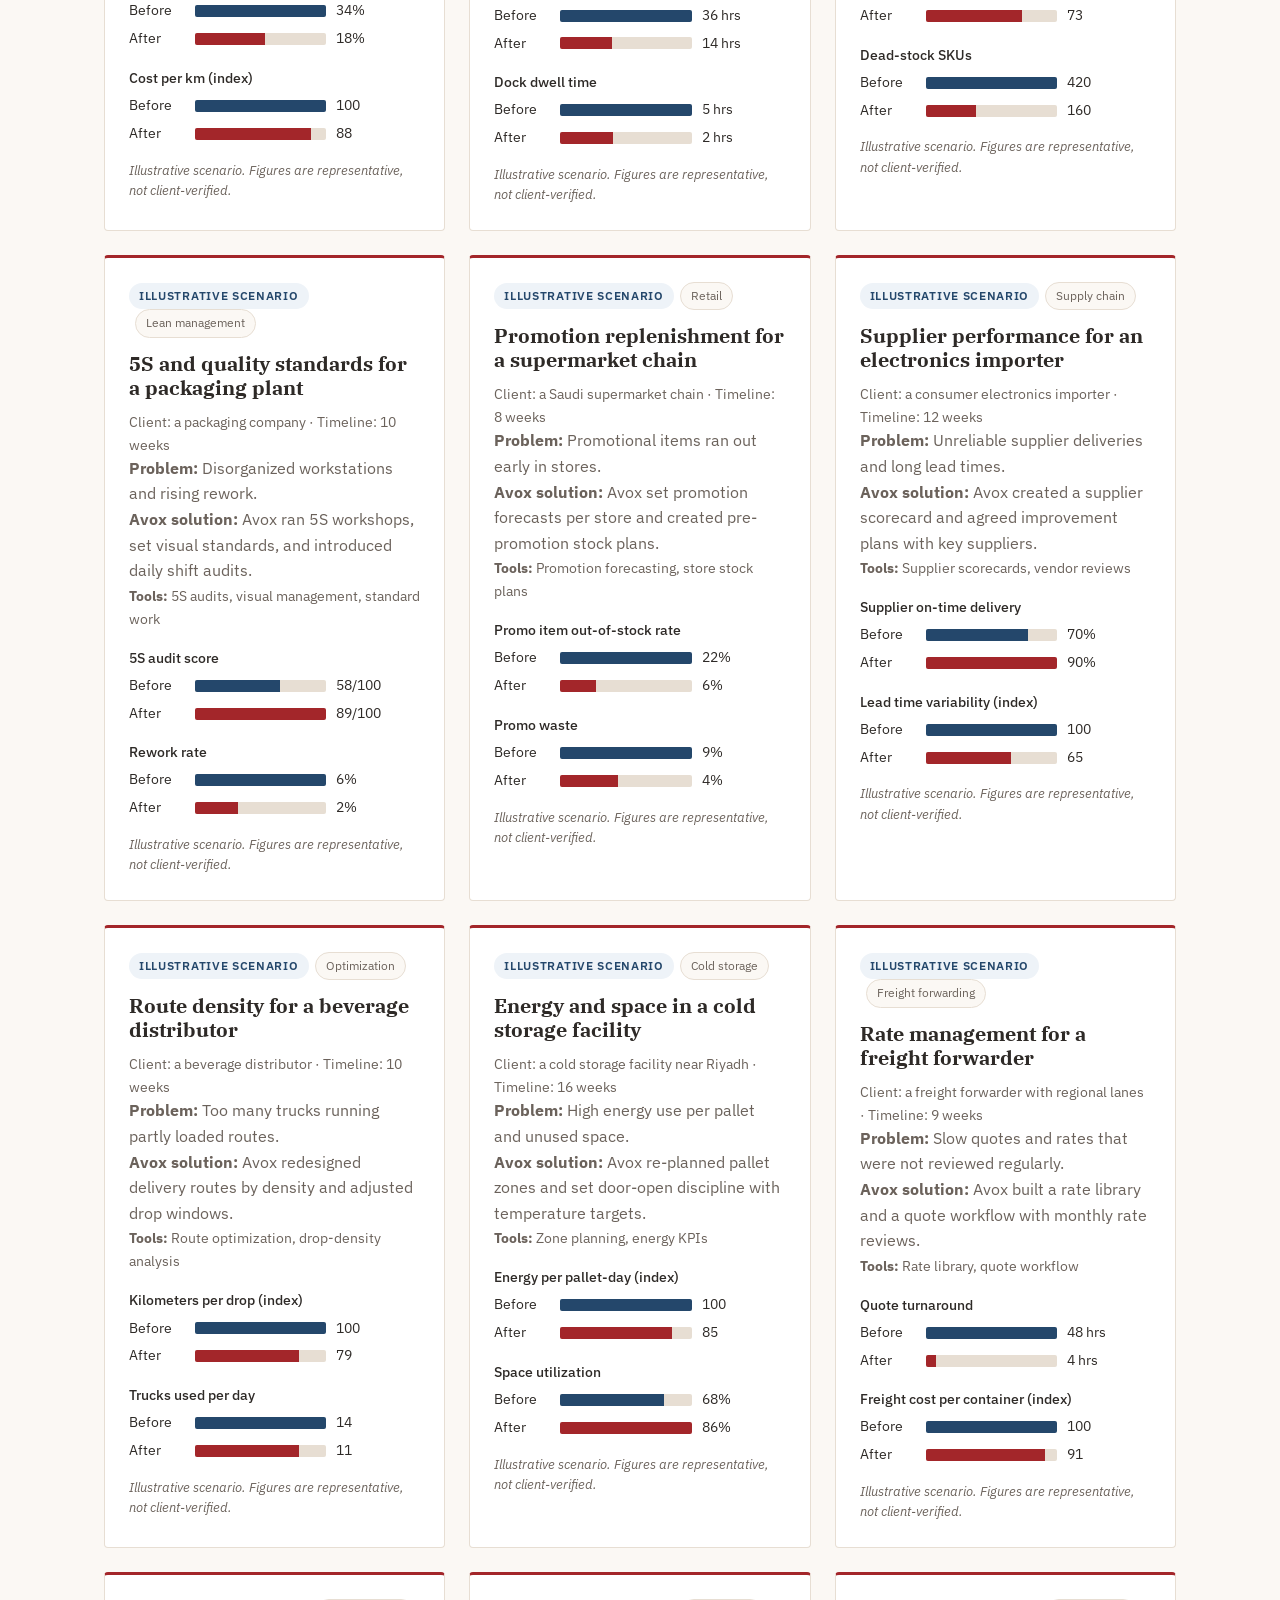
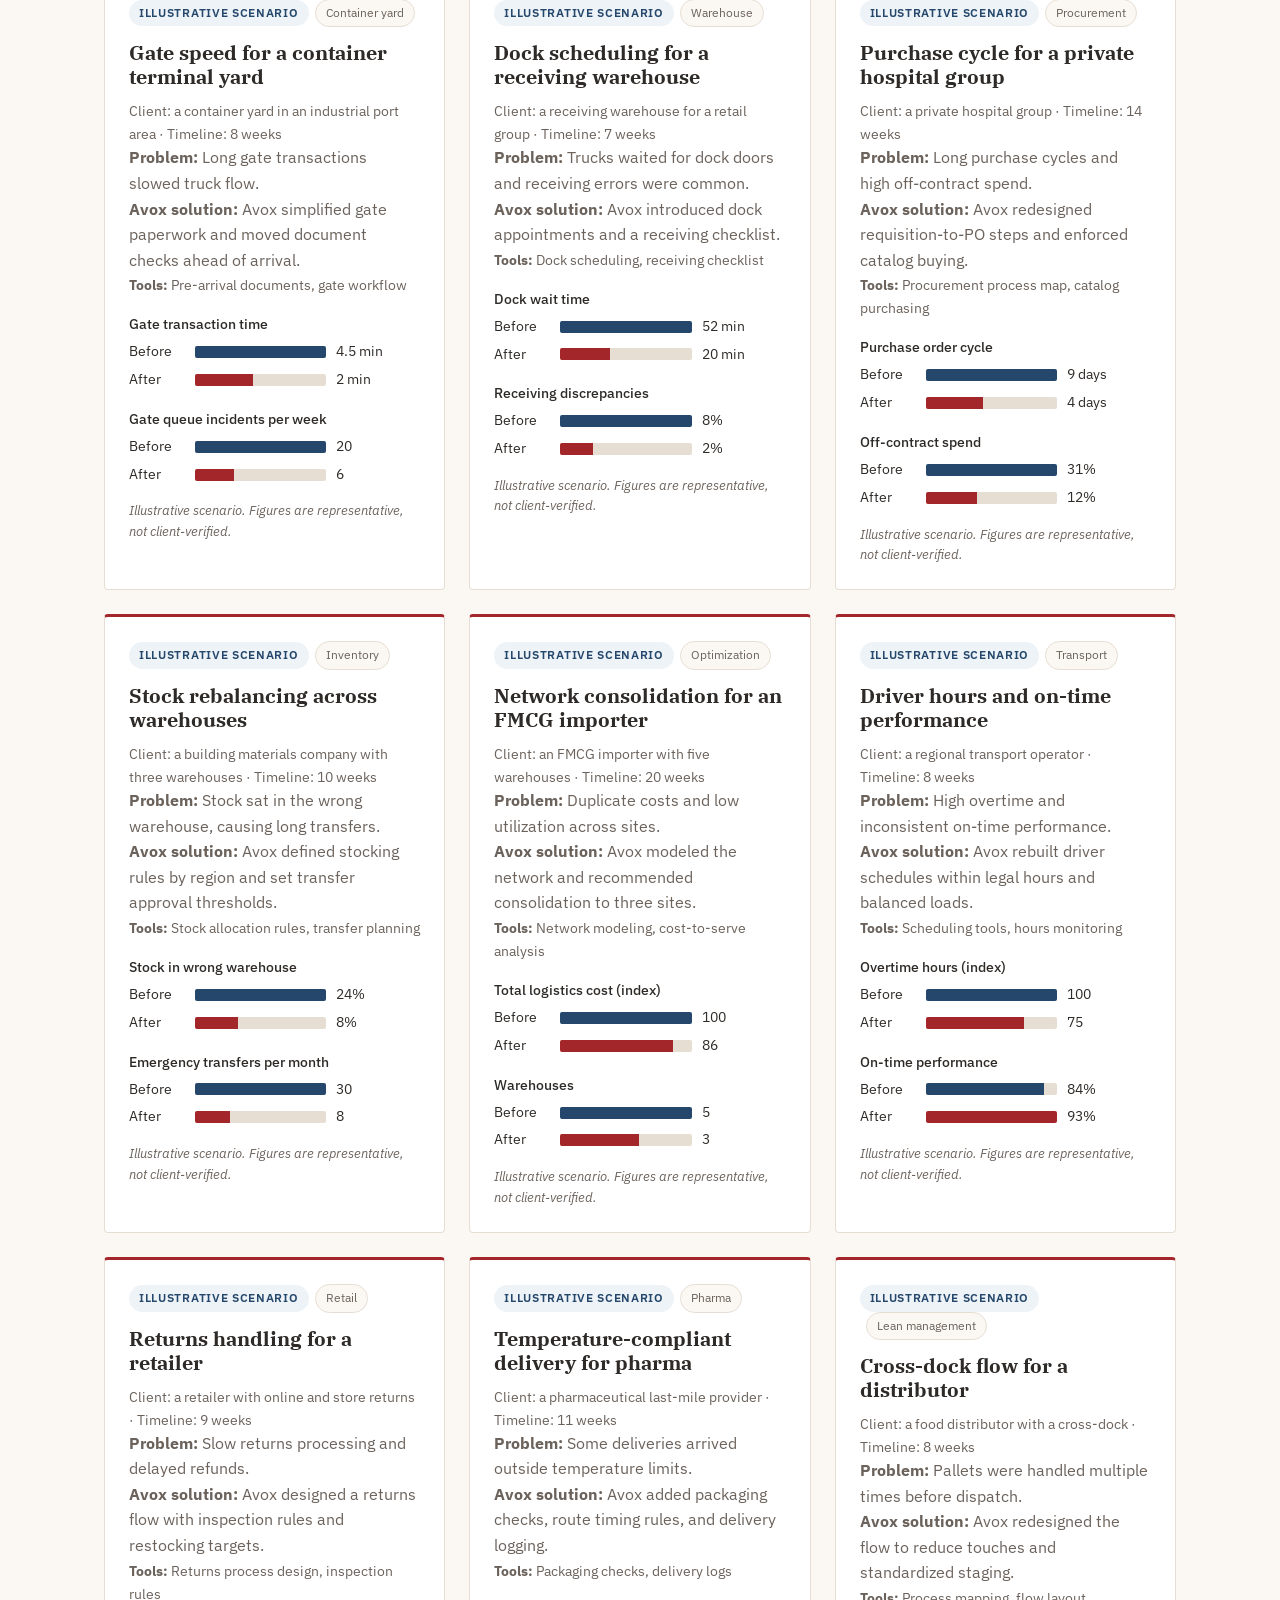
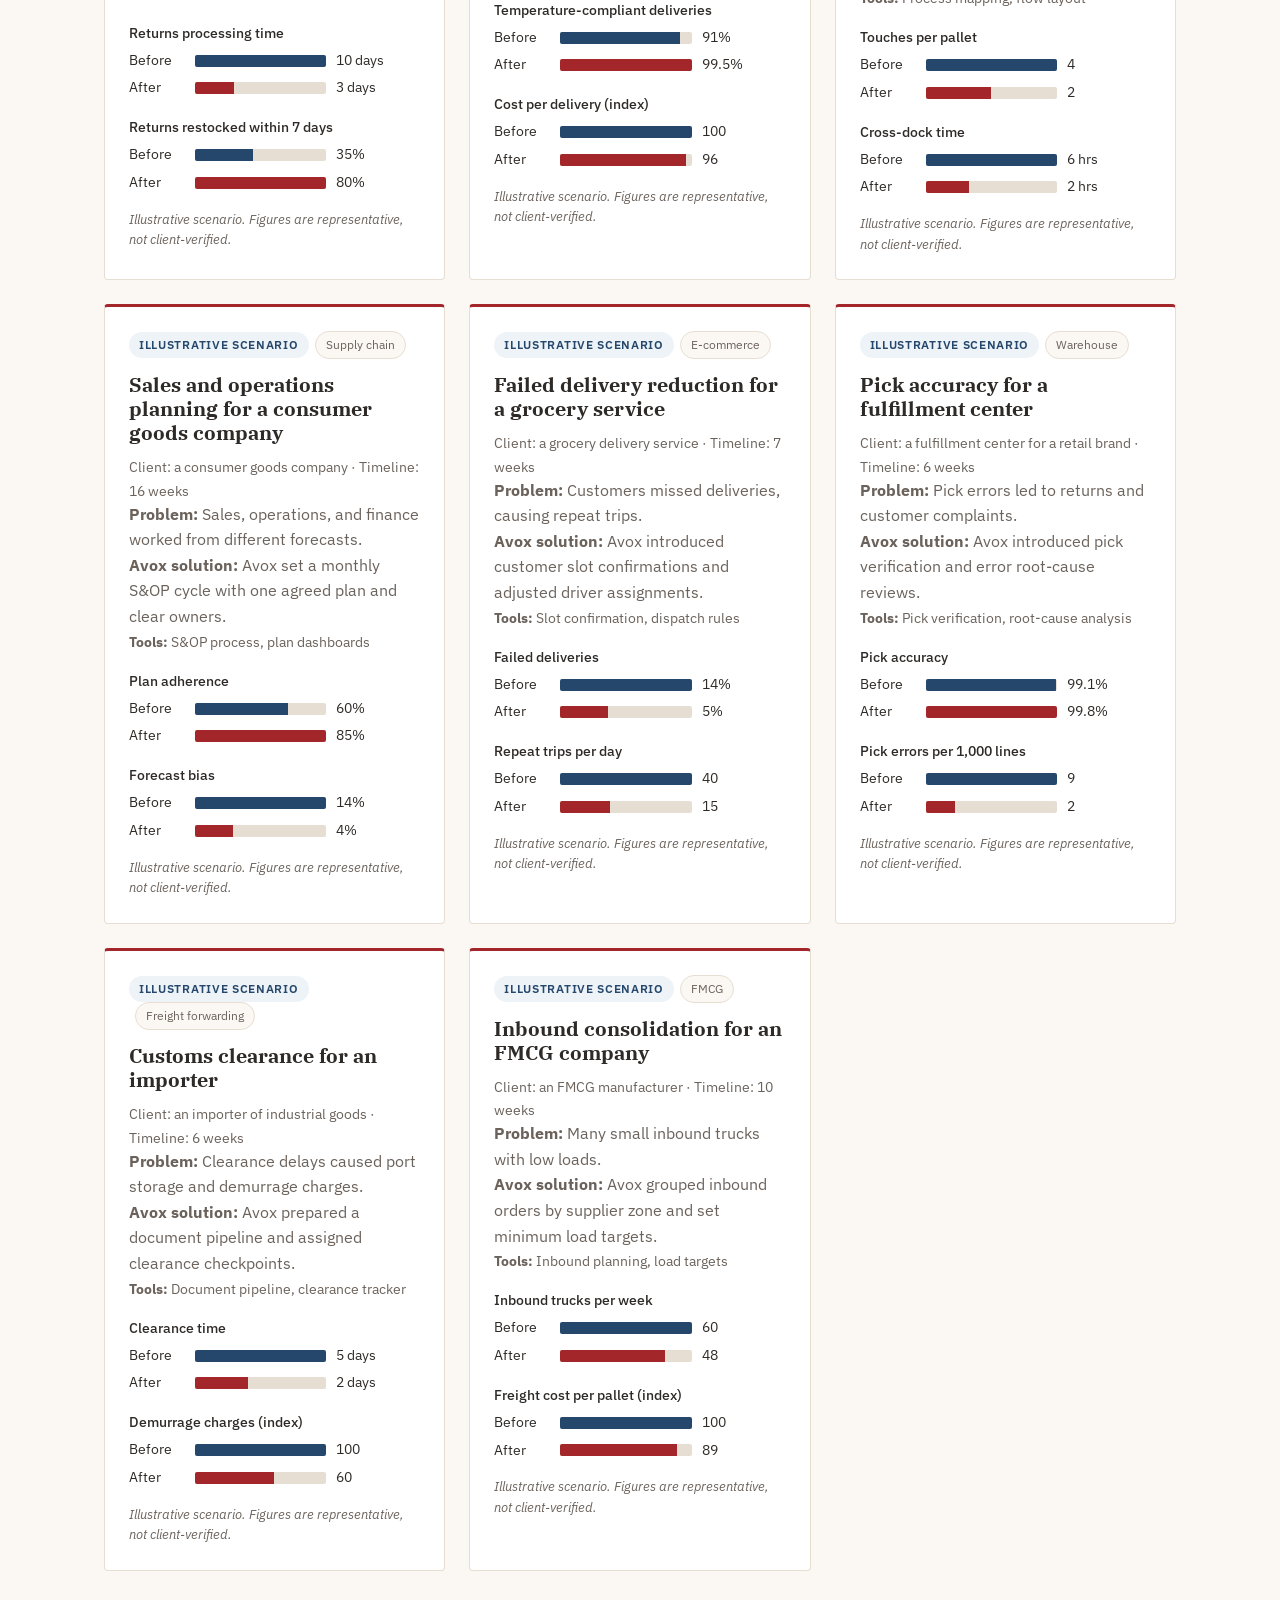
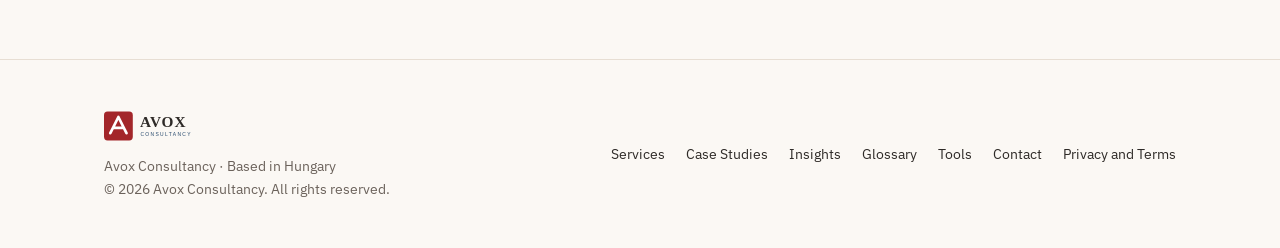
<file: case-studies.html>
<!DOCTYPE html>
<html lang="en">
<head>
  <meta charset="UTF-8">
  <meta name="viewport" content="width=device-width, initial-scale=1">
  <title>Case Studies | Avox Consultancy</title>
  <meta name="description" content="32 illustrative logistics, warehousing, and supply chain scenarios from Saudi Arabia, with before-and-after results.">
  <link rel="icon" href="assets/avox-logo.svg" type="image/svg+xml">
  <link rel="preconnect" href="https://fonts.googleapis.com">
  <link rel="preconnect" href="https://fonts.gstatic.com" crossorigin>
  <link href="https://fonts.googleapis.com/css2?family=IBM+Plex+Sans:wght@400;500;600&family=IBM+Plex+Serif:wght@500;600;700&display=swap" rel="stylesheet">
  <link rel="stylesheet" href="css/styles.css">
  <style>
    .bar-row { grid-template-columns: 56px 1fr 84px; }
    .tag {
      display: inline-block; margin-left: 6px; padding: 4px 10px; border-radius: 999px;
      background: var(--bg); border: 1px solid var(--line); color: var(--muted); font-size: 0.72rem;
    }
    .search-wrap { margin: 32px 0 8px; max-width: 560px; }
    .search-wrap input { font-size: 1rem; padding: 14px; }
    .count { color: var(--muted); font-size: 0.9rem; margin: 10px 0 0; }
    .empty { color: var(--muted); display: none; margin-top: 24px; }
    .case-grid { margin-top: 24px; }
    .case-grid .card { padding: 24px; }
  </style>
</head>
<body id="top">

  <a class="skip" href="#main">Skip to content</a>

  <header class="site-header">
    <div class="container nav-wrap">
      <a href="index.html" class="brand"><img src="assets/avox-logo.svg" alt="Avox Consultancy" width="150" height="40"></a>
      <nav aria-label="Main">
        <a href="index.html#services">Services</a>
        <a href="industries.html">Industries</a>
        <a href="case-studies.html" aria-current="page">Case Studies</a>
        <a href="insights.html">Insights</a>
        <a href="tools.html">Tools</a>
        <a href="about.html">About</a>
        <a href="careers.html">Careers</a>
        <a href="index.html#contact" class="btn btn-small">Request a Consultation</a>
      </nav>
    </div>
  </header>

  <main id="main">
    <section class="section" style="padding-bottom:40px">
      <div class="container">
        <p class="eyebrow">Case studies</p>
        <h1>32 illustrative scenarios from Saudi logistics</h1>
        <p class="lead">Each scenario shows a typical problem in Saudi logistics, the Avox approach, and representative before-and-after results. Client names are withheld under confidentiality. These are illustrative, not verified reports of specific client engagements.</p>
        <div class="search-wrap">
          <label for="q" class="sr-only">Search case studies</label>
          <input id="q" type="search" placeholder="Search by industry, problem, or tool" autocomplete="off">
        </div>
        <p class="count" id="count" role="status"></p>
      </div>
    </section>

    <section class="section alt" style="padding-top:40px">
      <div class="container">
        <div class="cards three case-grid" id="grid"></div>
        <p class="empty" id="empty">No case studies match your search. Try a different word.</p>
      </div>
    </section>
  </main>

  <footer class="site-footer">
    <div class="container footer-wrap">
      <div>
        <img src="assets/avox-logo.svg" alt="Avox Consultancy">
        <div>Avox Consultancy &middot; Based in Hungary</div>
        <div>&copy; 2026 Avox Consultancy. All rights reserved.</div>
      </div>
      <div class="footer-links">
        <a href="index.html#services">Services</a>
        <a href="case-studies.html">Case Studies</a>
        <a href="insights.html">Insights</a>
        <a href="glossary.html">Glossary</a>
        <a href="tools.html">Tools</a>
        <a href="index.html#contact">Contact</a>
        <a href="legal.html">Privacy and Terms</a>
      </div>
    </div>
  </footer>

  <a class="whatsapp" href="https://wa.me/966558089615" target="_blank" rel="noopener">WhatsApp us</a>

  <script>
    const CASES = [
      { t: 'Cycle counting for a retail chain', i: 'Retail', c: 'a Saudi retail chain with 40 stores', p: 'Stock counts did not match shelves, causing frequent stockouts and wasted staff time.', s: 'Avox segmented SKUs by value (ABC), introduced cycle counting, and reset reorder points.', k: 'WMS, ABC analysis, cycle count schedule', w: '16 weeks', m: [['Inventory accuracy', 82, 98, '%'], ['Stockouts', 14, 4, '%']] },
      { t: 'Temperature control for pharmaceutical storage', i: 'Pharma', c: 'a regional pharmaceutical distributor', p: 'Frequent temperature excursions in storage zones and rising expiry write-offs.', s: 'Avox mapped storage zones, set monitoring checkpoints, and enforced first-expired, first-out picking.', k: 'Temperature loggers, FEFO rules, zone mapping', w: '20 weeks', m: [['Temperature excursions per quarter', 11, 2, ''], ['Expiry write-offs', 3.1, 0.8, '% of stock value']] },
      { t: 'On-time reliability for cold-chain transport', i: 'Cold storage', c: 'a temperature-controlled logistics provider', p: 'Late deliveries and cold-chain breaches on regional routes.', s: 'Avox re-sequenced routes, added temperature checkpoints, and set dispatch cut-off rules.', k: 'Route sequencing, temperature monitoring, dispatch rules', w: '14 weeks', m: [['On-time deliveries', 78, 96, '%'], ['Cold-chain breaches per month', 9, 1, '']] },
      { t: 'Faster last-mile for an FMCG distributor', i: 'FMCG', c: 'an FMCG distributor serving urban outlets', p: 'Slow delivery windows and high cost per drop.', s: 'Avox introduced zone-based dispatch, load planning, and proof-of-delivery tracking.', k: 'Zone planning, load plans, e-POD app', w: '12 weeks', m: [['Average delivery time', 48, 24, ' hrs'], ['Cost per delivery (index)', 100, 78, '']] },
      { t: 'Slotting and picking redesign for a 3PL warehouse', i: 'Warehouse', c: 'a third-party logistics warehouse', p: 'Pickers walked long distances, and productivity was below target.', s: 'Avox reslotted fast movers near dispatch and redesigned pick paths.', k: 'ABC slotting, pick-path design, labor standards', w: '10 weeks', m: [['Picks per labor hour', 60, 88, ''], ['Pick path length (index)', 100, 70, '']] },
      { t: 'Demand planning for a food manufacturer', i: 'Supply chain', c: 'a Saudi food manufacturer', p: 'Forecasts missed demand swings, causing excess safety stock and late production changes.', s: 'Avox built a monthly demand review and improved forecast models with sales input.', k: 'Demand planning models, S&OP reviews', w: '18 weeks', m: [['Forecast accuracy', 65, 85, '%'], ['Safety stock value (index)', 100, 82, '']] },
      { t: 'Booking and documentation for a freight forwarder', i: 'Freight forwarding', c: 'a freight forwarder operating at a Gulf port', p: 'Slow booking confirmations and frequent documentation errors.', s: 'Avox standardized booking steps and added a document checklist for every shipment.', k: 'Booking workflow, document checklist, TMS', w: '8 weeks', m: [['Booking lead time', 3, 1, ' days'], ['Documentation errors per 100 shipments', 12, 2, '']] },
      { t: 'Turnaround time for a container yard', i: 'Container yard', c: 'a container yard operator on the Red Sea coast', p: 'Trucks queued at the gate and yard utilization was uneven.', s: 'Avox redesigned gate flow, set appointment slots, and reorganized yard stacking.', k: 'Appointment booking, yard layout, gate flow', w: '12 weeks', m: [['Truck turnaround', 95, 55, ' min'], ['Yard utilization', 62, 81, '%']] },
      { t: 'Delivery success for an online fashion retailer', i: 'E-commerce', c: 'an online fashion retailer', p: 'Many first delivery attempts failed, raising costs and returns.', s: 'Avox introduced time-window selection, pre-delivery notifications, and route-level checks.', k: 'Time-window booking, notifications, route checks', w: '10 weeks', m: [['First-attempt delivery success', 71, 93, '%'], ['Returns caused by delivery issues', 9, 4, '%']] },
      { t: 'Empty-mile reduction for a transport company', i: 'Transport', c: 'a Saudi road transport company', p: 'High empty running and uneven fleet utilization.', s: 'Avox matched backhaul loads and rebalanced fleet allocation by corridor.', k: 'Load matching, fleet utilization dashboard', w: '14 weeks', m: [['Empty running', 34, 18, '%'], ['Cost per km (index)', 100, 88, '']] },
      { t: 'Order-to-ship speed for a pharmacy wholesaler', i: 'Lean management', c: 'a pharmacy wholesaler', p: 'Orders waited long in staging before dispatch.', s: 'Avox mapped the order flow, removed handoffs, and set pull-based dispatch.', k: 'Value stream mapping, pull dispatch', w: '9 weeks', m: [['Order-to-ship time', 36, 14, ' hrs'], ['Dock dwell time', 5, 2, ' hrs']] },
      { t: 'Dead stock recovery for a building supplies retailer', i: 'Inventory', c: 'a building supplies retailer', p: 'Slow-moving items tied up cash and warehouse space.', s: 'Avox classified stock by movement, set liquidation rules, and reduced future buying.', k: 'Stock aging analysis, buying rules', w: '12 weeks', m: [['Excess stock value (index)', 100, 73, ''], ['Dead-stock SKUs', 420, 160, '']] },
      { t: '5S and quality standards for a packaging plant', i: 'Lean management', c: 'a packaging company', p: 'Disorganized workstations and rising rework.', s: 'Avox ran 5S workshops, set visual standards, and introduced daily shift audits.', k: '5S audits, visual management, standard work', w: '10 weeks', m: [['5S audit score', 58, 89, '/100'], ['Rework rate', 6, 2, '%']] },
      { t: 'Promotion replenishment for a supermarket chain', i: 'Retail', c: 'a Saudi supermarket chain', p: 'Promotional items ran out early in stores.', s: 'Avox set promotion forecasts per store and created pre-promotion stock plans.', k: 'Promotion forecasting, store stock plans', w: '8 weeks', m: [['Promo item out-of-stock rate', 22, 6, '%'], ['Promo waste', 9, 4, '%']] },
      { t: 'Supplier performance for an electronics importer', i: 'Supply chain', c: 'a consumer electronics importer', p: 'Unreliable supplier deliveries and long lead times.', s: 'Avox created a supplier scorecard and agreed improvement plans with key suppliers.', k: 'Supplier scorecards, vendor reviews', w: '12 weeks', m: [['Supplier on-time delivery', 70, 90, '%'], ['Lead time variability (index)', 100, 65, '']] },
      { t: 'Route density for a beverage distributor', i: 'Optimization', c: 'a beverage distributor', p: 'Too many trucks running partly loaded routes.', s: 'Avox redesigned delivery routes by density and adjusted drop windows.', k: 'Route optimization, drop-density analysis', w: '10 weeks', m: [['Kilometers per drop (index)', 100, 79, ''], ['Trucks used per day', 14, 11, '']] },
      { t: 'Energy and space in a cold storage facility', i: 'Cold storage', c: 'a cold storage facility near Riyadh', p: 'High energy use per pallet and unused space.', s: 'Avox re-planned pallet zones and set door-open discipline with temperature targets.', k: 'Zone planning, energy KPIs', w: '16 weeks', m: [['Energy per pallet-day (index)', 100, 85, ''], ['Space utilization', 68, 86, '%']] },
      { t: 'Rate management for a freight forwarder', i: 'Freight forwarding', c: 'a freight forwarder with regional lanes', p: 'Slow quotes and rates that were not reviewed regularly.', s: 'Avox built a rate library and a quote workflow with monthly rate reviews.', k: 'Rate library, quote workflow', w: '9 weeks', m: [['Quote turnaround', 48, 4, ' hrs'], ['Freight cost per container (index)', 100, 91, '']] },
      { t: 'Gate speed for a container terminal yard', i: 'Container yard', c: 'a container yard in an industrial port area', p: 'Long gate transactions slowed truck flow.', s: 'Avox simplified gate paperwork and moved document checks ahead of arrival.', k: 'Pre-arrival documents, gate workflow', w: '8 weeks', m: [['Gate transaction time', 4.5, 2, ' min'], ['Gate queue incidents per week', 20, 6, '']] },
      { t: 'Dock scheduling for a receiving warehouse', i: 'Warehouse', c: 'a receiving warehouse for a retail group', p: 'Trucks waited for dock doors and receiving errors were common.', s: 'Avox introduced dock appointments and a receiving checklist.', k: 'Dock scheduling, receiving checklist', w: '7 weeks', m: [['Dock wait time', 52, 20, ' min'], ['Receiving discrepancies', 8, 2, '%']] },
      { t: 'Purchase cycle for a private hospital group', i: 'Procurement', c: 'a private hospital group', p: 'Long purchase cycles and high off-contract spend.', s: 'Avox redesigned requisition-to-PO steps and enforced catalog buying.', k: 'Procurement process map, catalog purchasing', w: '14 weeks', m: [['Purchase order cycle', 9, 4, ' days'], ['Off-contract spend', 31, 12, '%']] },
      { t: 'Stock rebalancing across warehouses', i: 'Inventory', c: 'a building materials company with three warehouses', p: 'Stock sat in the wrong warehouse, causing long transfers.', s: 'Avox defined stocking rules by region and set transfer approval thresholds.', k: 'Stock allocation rules, transfer planning', w: '10 weeks', m: [['Stock in wrong warehouse', 24, 8, '%'], ['Emergency transfers per month', 30, 8, '']] },
      { t: 'Network consolidation for an FMCG importer', i: 'Optimization', c: 'an FMCG importer with five warehouses', p: 'Duplicate costs and low utilization across sites.', s: 'Avox modeled the network and recommended consolidation to three sites.', k: 'Network modeling, cost-to-serve analysis', w: '20 weeks', m: [['Total logistics cost (index)', 100, 86, ''], ['Warehouses', 5, 3, '']] },
      { t: 'Driver hours and on-time performance', i: 'Transport', c: 'a regional transport operator', p: 'High overtime and inconsistent on-time performance.', s: 'Avox rebuilt driver schedules within legal hours and balanced loads.', k: 'Scheduling tools, hours monitoring', w: '8 weeks', m: [['Overtime hours (index)', 100, 75, ''], ['On-time performance', 84, 93, '%']] },
      { t: 'Returns handling for a retailer', i: 'Retail', c: 'a retailer with online and store returns', p: 'Slow returns processing and delayed refunds.', s: 'Avox designed a returns flow with inspection rules and restocking targets.', k: 'Returns process design, inspection rules', w: '9 weeks', m: [['Returns processing time', 10, 3, ' days'], ['Returns restocked within 7 days', 35, 80, '%']] },
      { t: 'Temperature-compliant delivery for pharma', i: 'Pharma', c: 'a pharmaceutical last-mile provider', p: 'Some deliveries arrived outside temperature limits.', s: 'Avox added packaging checks, route timing rules, and delivery logging.', k: 'Packaging checks, delivery logs', w: '11 weeks', m: [['Temperature-compliant deliveries', 91, 99.5, '%'], ['Cost per delivery (index)', 100, 96, '']] },
      { t: 'Cross-dock flow for a distributor', i: 'Lean management', c: 'a food distributor with a cross-dock', p: 'Pallets were handled multiple times before dispatch.', s: 'Avox redesigned the flow to reduce touches and standardized staging.', k: 'Process mapping, flow layout', w: '8 weeks', m: [['Touches per pallet', 4, 2, ''], ['Cross-dock time', 6, 2, ' hrs']] },
      { t: 'Sales and operations planning for a consumer goods company', i: 'Supply chain', c: 'a consumer goods company', p: 'Sales, operations, and finance worked from different forecasts.', s: 'Avox set a monthly S&OP cycle with one agreed plan and clear owners.', k: 'S&OP process, plan dashboards', w: '16 weeks', m: [['Plan adherence', 60, 85, '%'], ['Forecast bias', 14, 4, '%']] },
      { t: 'Failed delivery reduction for a grocery service', i: 'E-commerce', c: 'a grocery delivery service', p: 'Customers missed deliveries, causing repeat trips.', s: 'Avox introduced customer slot confirmations and adjusted driver assignments.', k: 'Slot confirmation, dispatch rules', w: '7 weeks', m: [['Failed deliveries', 14, 5, '%'], ['Repeat trips per day', 40, 15, '']] },
      { t: 'Pick accuracy for a fulfillment center', i: 'Warehouse', c: 'a fulfillment center for a retail brand', p: 'Pick errors led to returns and customer complaints.', s: 'Avox introduced pick verification and error root-cause reviews.', k: 'Pick verification, root-cause analysis', w: '6 weeks', m: [['Pick accuracy', 99.1, 99.8, '%'], ['Pick errors per 1,000 lines', 9, 2, '']] },
      { t: 'Customs clearance for an importer', i: 'Freight forwarding', c: 'an importer of industrial goods', p: 'Clearance delays caused port storage and demurrage charges.', s: 'Avox prepared a document pipeline and assigned clearance checkpoints.', k: 'Document pipeline, clearance tracker', w: '6 weeks', m: [['Clearance time', 5, 2, ' days'], ['Demurrage charges (index)', 100, 60, '']] },
      { t: 'Inbound consolidation for an FMCG company', i: 'FMCG', c: 'an FMCG manufacturer', p: 'Many small inbound trucks with low loads.', s: 'Avox grouped inbound orders by supplier zone and set minimum load targets.', k: 'Inbound planning, load targets', w: '10 weeks', m: [['Inbound trucks per week', 60, 48, ''], ['Freight cost per pallet (index)', 100, 89, '']] }
    ];

    const grid = document.getElementById('grid');
    const count = document.getElementById('count');
    const empty = document.getElementById('empty');
    const input = document.getElementById('q');

    function bars(m) {
      const max = Math.max(m[1], m[2]);
      const w = v => Math.round((v / max) * 100);
      return '<div class="metric"><div class="metric-label">' + m[0] + '</div>' +
        '<div class="bar-row"><span>Before</span><div class="bar"><span style="width:' + w(m[1]) + '%"></span></div><span>' + m[1] + m[3] + '</span></div>' +
        '<div class="bar-row"><span>After</span><div class="bar after"><span style="width:' + w(m[2]) + '%"></span></div><span>' + m[2] + m[3] + '</span></div></div>';
    }

    function card(c) {
      return '<article class="card">' +
        '<span class="badge">Illustrative scenario</span><span class="tag">' + c.i + '</span>' +
        '<h3 style="margin-top:14px">' + c.t + '</h3>' +
        '<p class="meta">Client: ' + c.c + ' &middot; Timeline: ' + c.w + '</p>' +
        '<p><strong>Problem:</strong> ' + c.p + '</p>' +
        '<p><strong>Avox solution:</strong> ' + c.s + '</p>' +
        '<p class="meta"><strong>Tools:</strong> ' + c.k + '</p>' +
        c.m.map(bars).join('') +
        '<p class="case-note">Illustrative scenario. Figures are representative, not client-verified.</p>' +
        '</article>';
    }

    function render() {
      const q = input.value.trim().toLowerCase();
      const list = CASES.filter(c => (c.t + ' ' + c.i + ' ' + c.c + ' ' + c.p + ' ' + c.s + ' ' + c.k).toLowerCase().includes(q));
      grid.innerHTML = list.map(card).join('');
      count.textContent = 'Showing ' + list.length + ' of ' + CASES.length + ' case studies';
      empty.style.display = list.length ? 'none' : 'block';
    }

    input.addEventListener('input', render);
    render();
  </script>

</body>
</html>
</file>
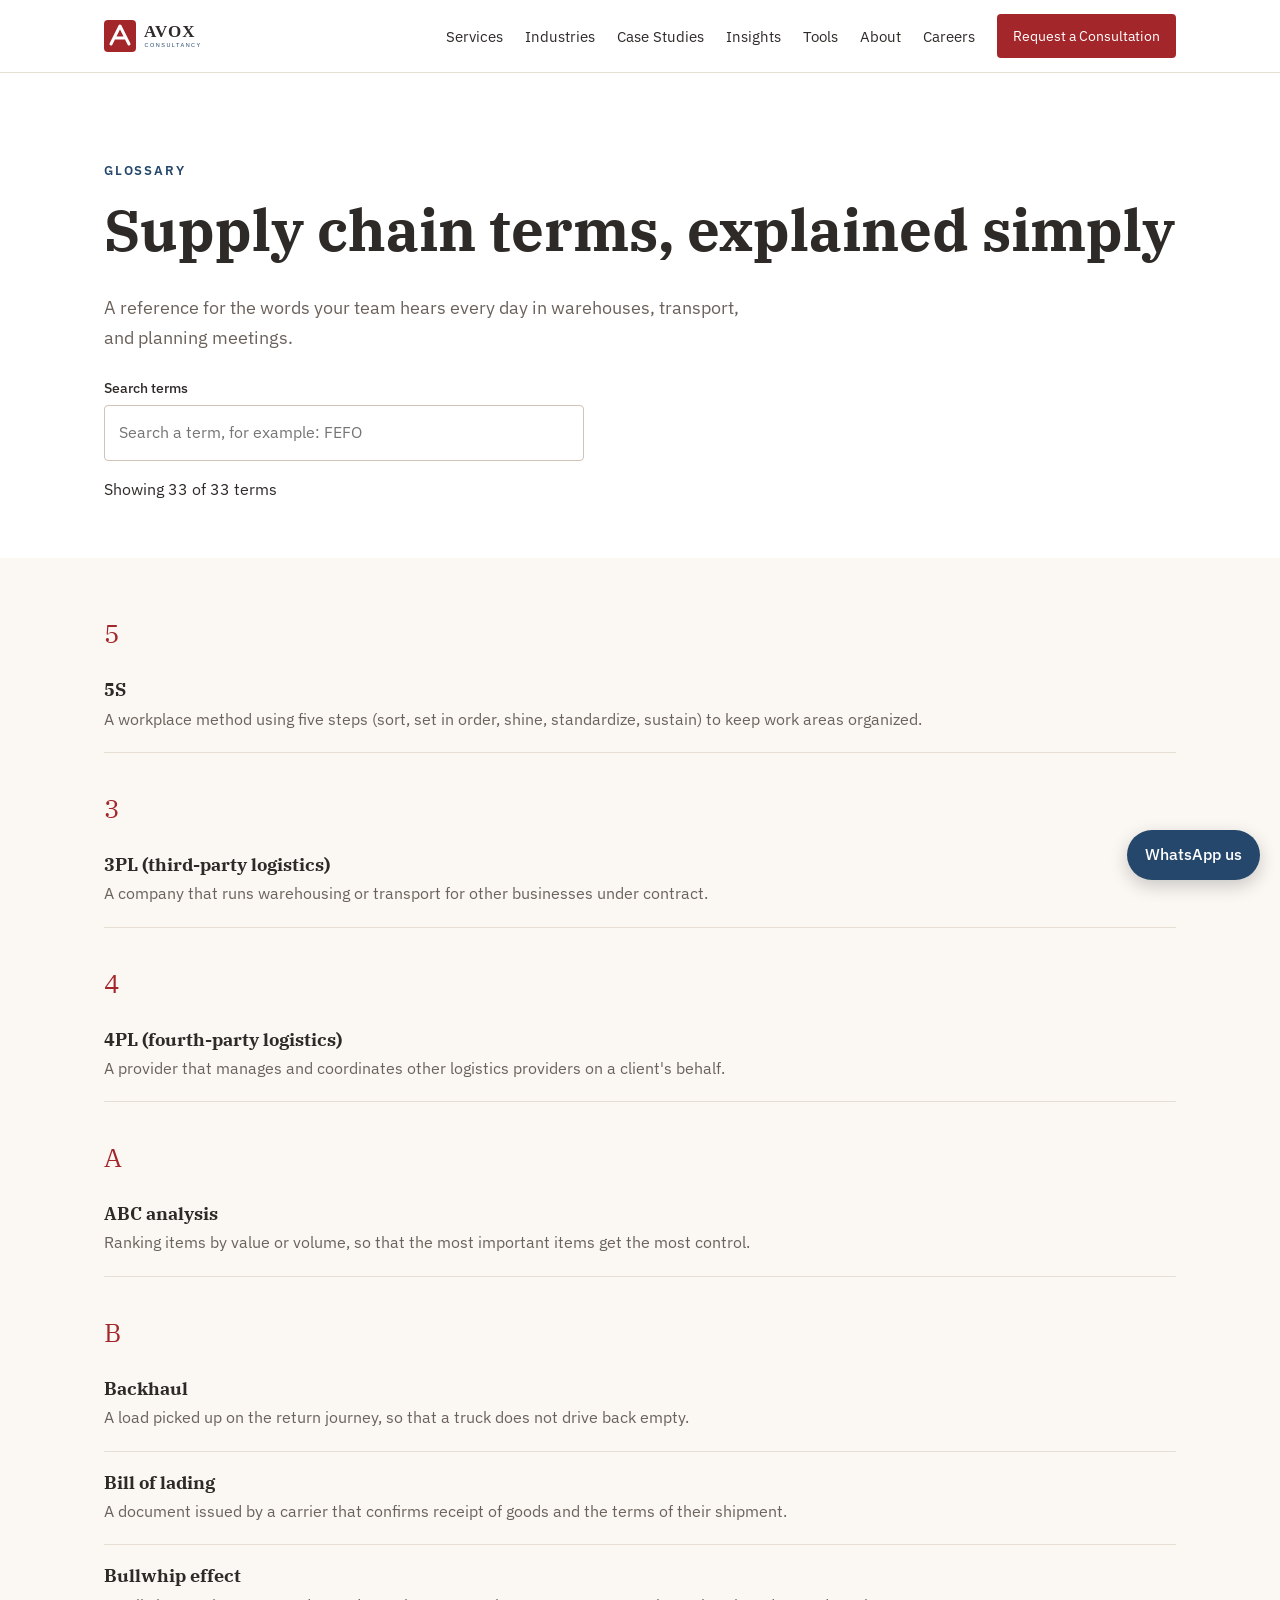
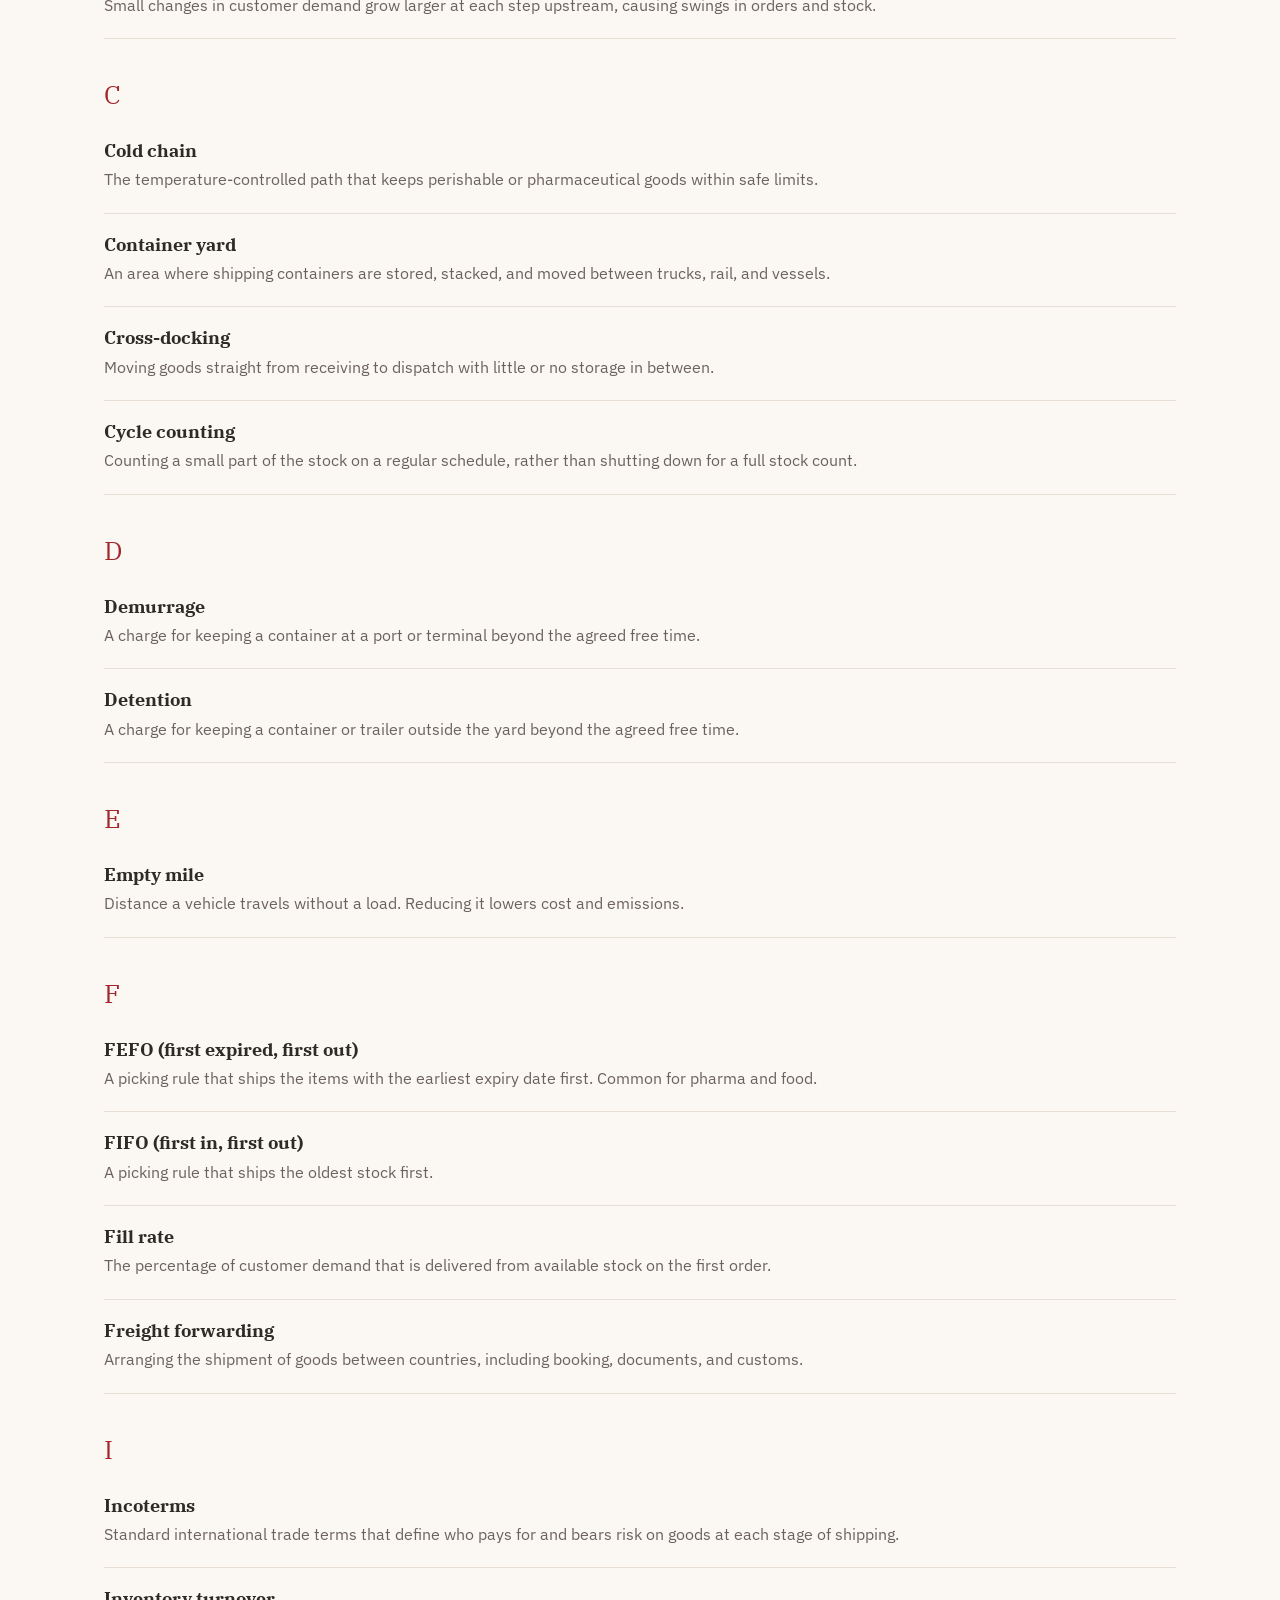
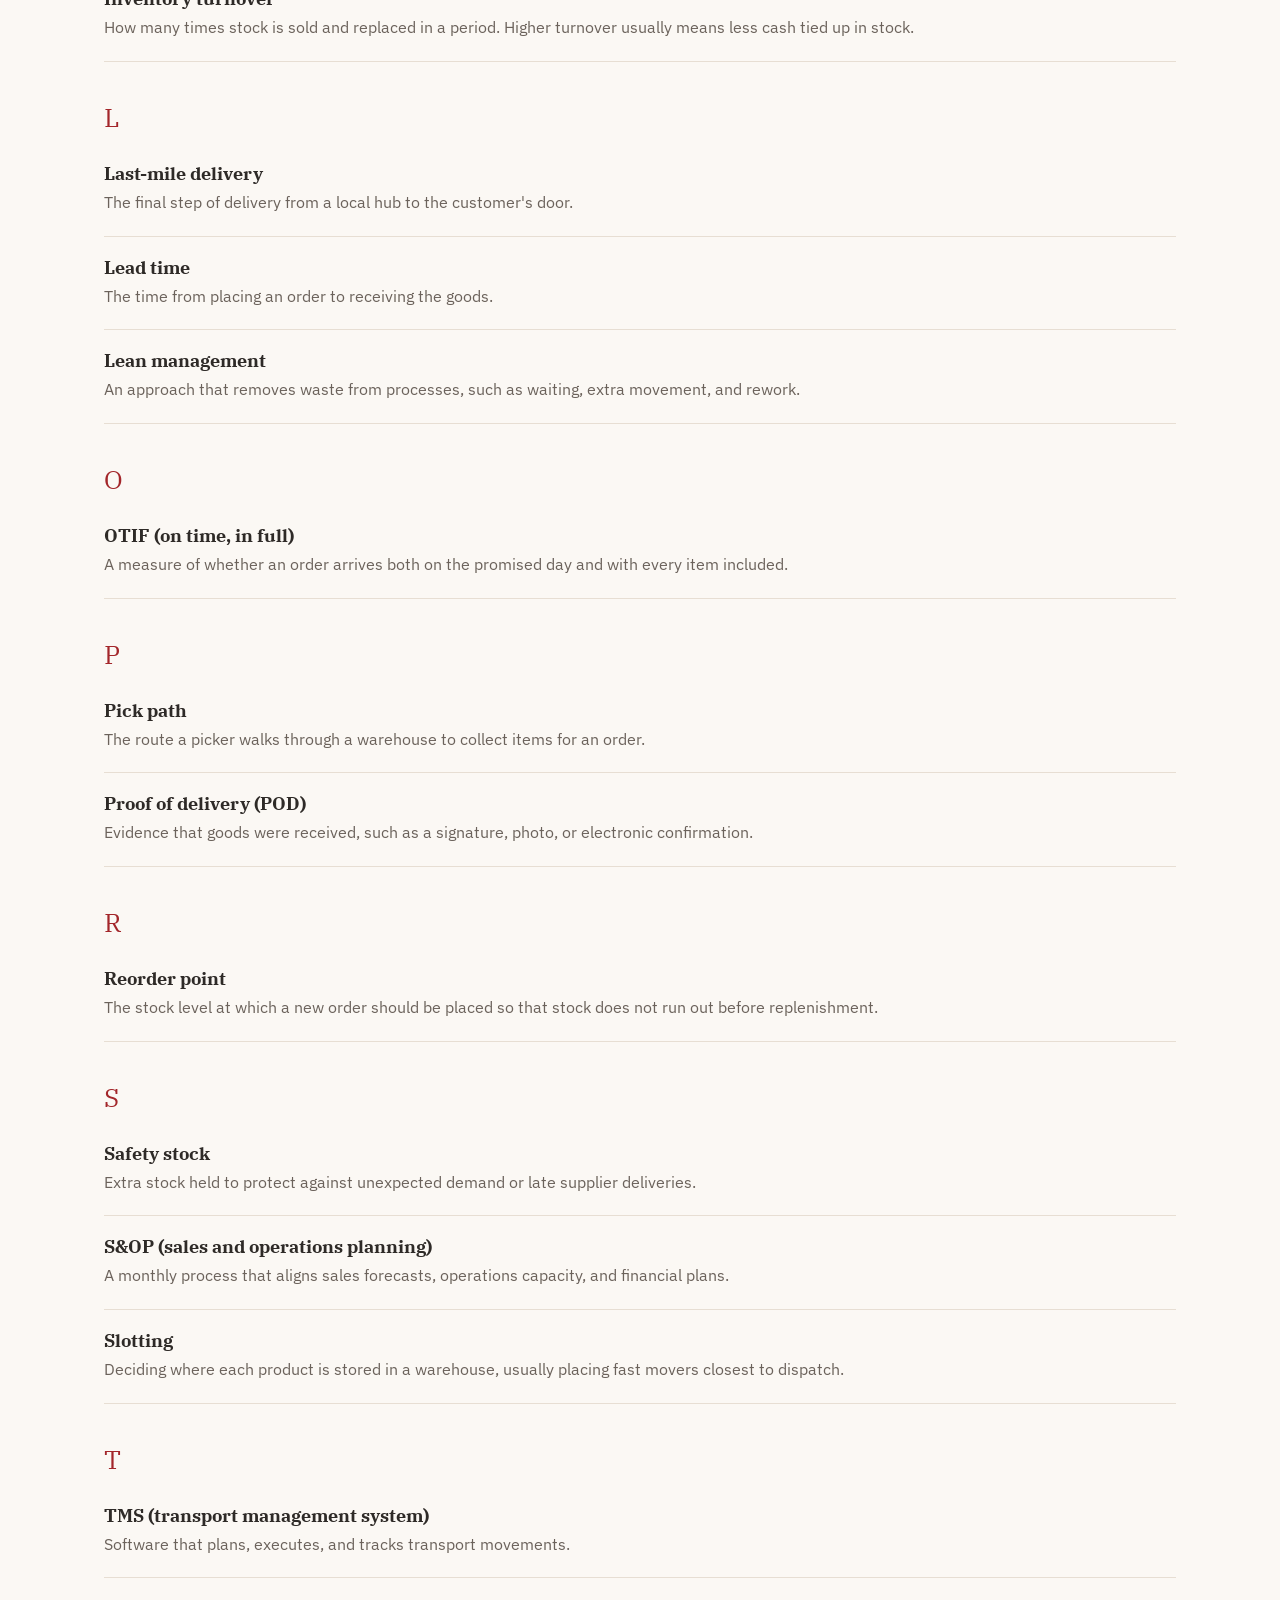
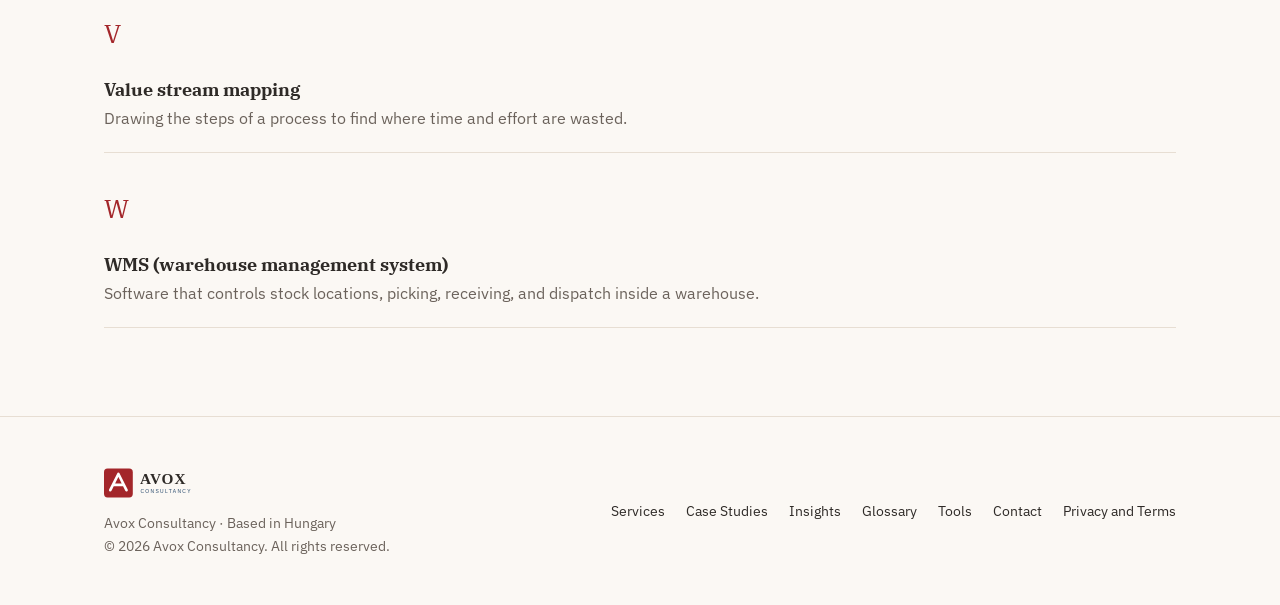
<file: glossary.html>
<!DOCTYPE html>
<html lang="en">
<head>
  <meta charset="UTF-8">
  <meta name="viewport" content="width=device-width, initial-scale=1">
  <title>Supply Chain Glossary | Avox Consultancy</title>
  <meta name="description" content="A searchable glossary of supply chain, warehousing, transport, and logistics terms from Avox Consultancy.">
  <link rel="icon" href="assets/avox-logo.svg" type="image/svg+xml">
  <link href="https://fonts.googleapis.com/css2?family=IBM+Plex+Sans:wght@400;500;600&family=IBM+Plex+Serif:wght@500;600;700&display=swap" rel="stylesheet">
  <link rel="stylesheet" href="css/styles.css">
  <style>
    .term { padding: 20px 0; border-bottom: 1px solid var(--line); }
    .term h3 { margin-bottom: 6px; font-size: 1.1rem; }
    .term p { margin: 0; color: var(--muted); }
    .letter { font-family: "IBM Plex Serif", Georgia, serif; color: var(--red); font-size: 1.6rem; margin: 36px 0 4px; }
    .g-search { margin-top: 24px; max-width: 480px; }
    .g-search input { padding: 14px; font-size: 1rem; }
  </style>
</head>
<body id="top">

  <a class="skip" href="#main">Skip to content</a>

  <header class="site-header">
    <div class="container nav-wrap">
      <a href="index.html" class="brand"><img src="assets/avox-logo.svg" alt="Avox Consultancy" width="150" height="40"></a>
      <nav aria-label="Main">
        <a href="index.html#services">Services</a>
        <a href="industries.html">Industries</a>
        <a href="case-studies.html">Case Studies</a>
        <a href="insights.html">Insights</a>
        <a href="tools.html">Tools</a>
        <a href="about.html">About</a>
        <a href="careers.html">Careers</a>
        <a href="index.html#contact" class="btn btn-small">Request a Consultation</a>
      </nav>
    </div>
  </header>

  <main id="main">
    <section class="section" style="padding-bottom:40px">
      <div class="container">
        <p class="eyebrow">Glossary</p>
        <h1>Supply chain terms, explained simply</h1>
        <p class="lead">A reference for the words your team hears every day in warehouses, transport, and planning meetings.</p>
        <div class="g-search">
          <label for="q">Search terms</label>
          <input id="q" type="search" placeholder="Search a term, for example: FEFO" autocomplete="off">
        </div>
        <p class="count" id="count" role="status"></p>
      </div>
    </section>

    <section class="section alt" style="padding-top:20px">
      <div class="container" id="list"></div>
    </section>
  </main>

  <footer class="site-footer">
    <div class="container footer-wrap">
      <div>
        <img src="assets/avox-logo.svg" alt="Avox Consultancy">
        <div>Avox Consultancy &middot; Based in Hungary</div>
        <div>&copy; 2026 Avox Consultancy. All rights reserved.</div>
      </div>
      <div class="footer-links">
        <a href="index.html#services">Services</a>
        <a href="case-studies.html">Case Studies</a>
        <a href="insights.html">Insights</a>
        <a href="glossary.html">Glossary</a>
        <a href="tools.html">Tools</a>
        <a href="index.html#contact">Contact</a>
        <a href="legal.html">Privacy and Terms</a>
      </div>
    </div>
  </footer>

  <a class="whatsapp" href="https://wa.me/966558089615" target="_blank" rel="noopener">WhatsApp us</a>

  <script>
    const TERMS = [
      ['5S', 'A workplace method using five steps (sort, set in order, shine, standardize, sustain) to keep work areas organized.'],
      ['3PL (third-party logistics)', 'A company that runs warehousing or transport for other businesses under contract.'],
      ['4PL (fourth-party logistics)', 'A provider that manages and coordinates other logistics providers on a client\'s behalf.'],
      ['ABC analysis', 'Ranking items by value or volume, so that the most important items get the most control.'],
      ['Backhaul', 'A load picked up on the return journey, so that a truck does not drive back empty.'],
      ['Bill of lading', 'A document issued by a carrier that confirms receipt of goods and the terms of their shipment.'],
      ['Bullwhip effect', 'Small changes in customer demand grow larger at each step upstream, causing swings in orders and stock.'],
      ['Cold chain', 'The temperature-controlled path that keeps perishable or pharmaceutical goods within safe limits.'],
      ['Container yard', 'An area where shipping containers are stored, stacked, and moved between trucks, rail, and vessels.'],
      ['Cross-docking', 'Moving goods straight from receiving to dispatch with little or no storage in between.'],
      ['Cycle counting', 'Counting a small part of the stock on a regular schedule, rather than shutting down for a full stock count.'],
      ['Demurrage', 'A charge for keeping a container at a port or terminal beyond the agreed free time.'],
      ['Detention', 'A charge for keeping a container or trailer outside the yard beyond the agreed free time.'],
      ['Empty mile', 'Distance a vehicle travels without a load. Reducing it lowers cost and emissions.'],
      ['FEFO (first expired, first out)', 'A picking rule that ships the items with the earliest expiry date first. Common for pharma and food.'],
      ['FIFO (first in, first out)', 'A picking rule that ships the oldest stock first.'],
      ['Fill rate', 'The percentage of customer demand that is delivered from available stock on the first order.'],
      ['Freight forwarding', 'Arranging the shipment of goods between countries, including booking, documents, and customs.'],
      ['Incoterms', 'Standard international trade terms that define who pays for and bears risk on goods at each stage of shipping.'],
      ['Inventory turnover', 'How many times stock is sold and replaced in a period. Higher turnover usually means less cash tied up in stock.'],
      ['Last-mile delivery', 'The final step of delivery from a local hub to the customer\'s door.'],
      ['Lead time', 'The time from placing an order to receiving the goods.'],
      ['Lean management', 'An approach that removes waste from processes, such as waiting, extra movement, and rework.'],
      ['OTIF (on time, in full)', 'A measure of whether an order arrives both on the promised day and with every item included.'],
      ['Pick path', 'The route a picker walks through a warehouse to collect items for an order.'],
      ['Proof of delivery (POD)', 'Evidence that goods were received, such as a signature, photo, or electronic confirmation.'],
      ['Reorder point', 'The stock level at which a new order should be placed so that stock does not run out before replenishment.'],
      ['Safety stock', 'Extra stock held to protect against unexpected demand or late supplier deliveries.'],
      ['S&OP (sales and operations planning)', 'A monthly process that aligns sales forecasts, operations capacity, and financial plans.'],
      ['Slotting', 'Deciding where each product is stored in a warehouse, usually placing fast movers closest to dispatch.'],
      ['TMS (transport management system)', 'Software that plans, executes, and tracks transport movements.'],
      ['Value stream mapping', 'Drawing the steps of a process to find where time and effort are wasted.'],
      ['WMS (warehouse management system)', 'Software that controls stock locations, picking, receiving, and dispatch inside a warehouse.']
    ];

    const list = document.getElementById('list');
    const count = document.getElementById('count');
    const input = document.getElementById('q');

    function render() {
      const q = input.value.trim().toLowerCase();
      const filtered = TERMS.filter(t => (t[0] + ' ' + t[1]).toLowerCase().includes(q));
      let html = '';
      let lastLetter = '';
      filtered.forEach(function (t) {
        const letter = t[0].charAt(0).toUpperCase();
        if (letter !== lastLetter) { html += '<div class="letter">' + letter + '</div>'; lastLetter = letter; }
        html += '<div class="term"><h3>' + t[0] + '</h3><p>' + t[1] + '</p></div>';
      });
      list.innerHTML = html || '<p class="empty" style="display:block">No terms match your search.</p>';
      count.textContent = 'Showing ' + filtered.length + ' of ' + TERMS.length + ' terms';
    }

    input.addEventListener('input', render);
    render();
  </script>

</body>
</html>
</file>
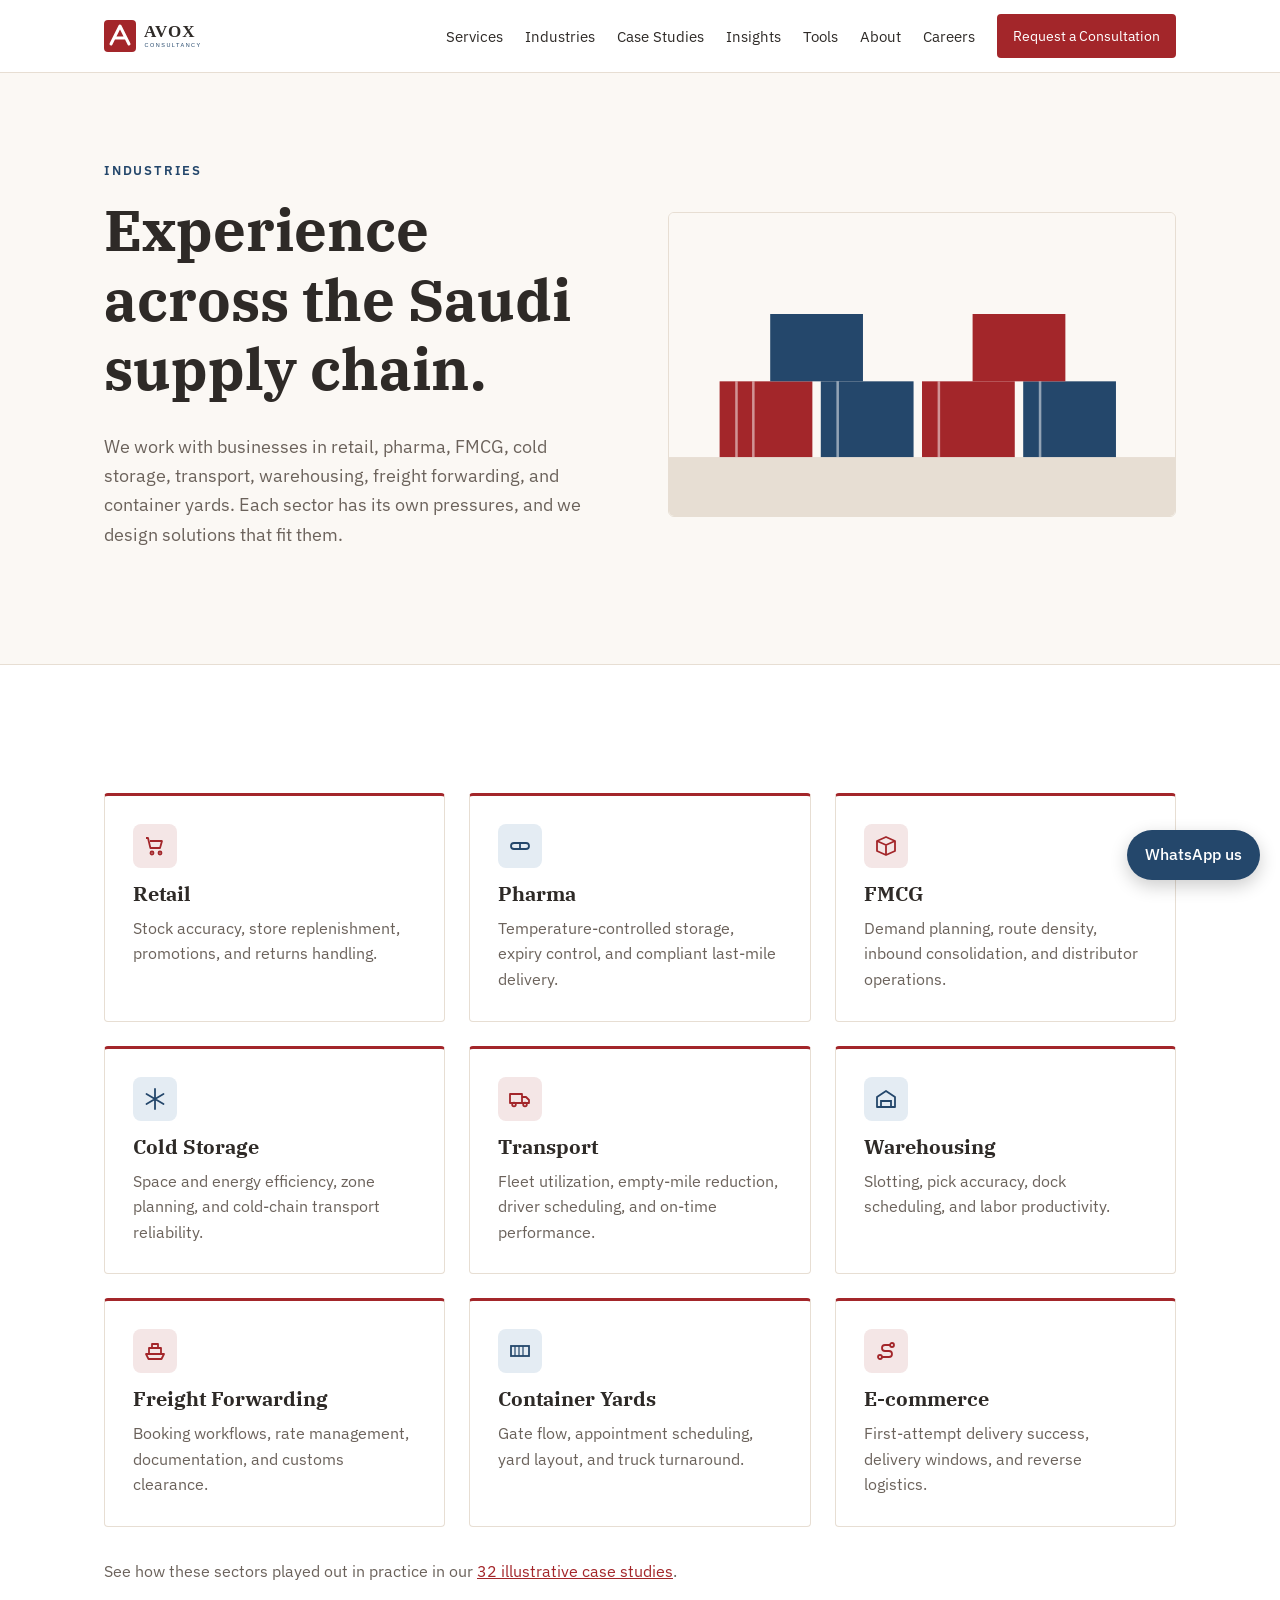
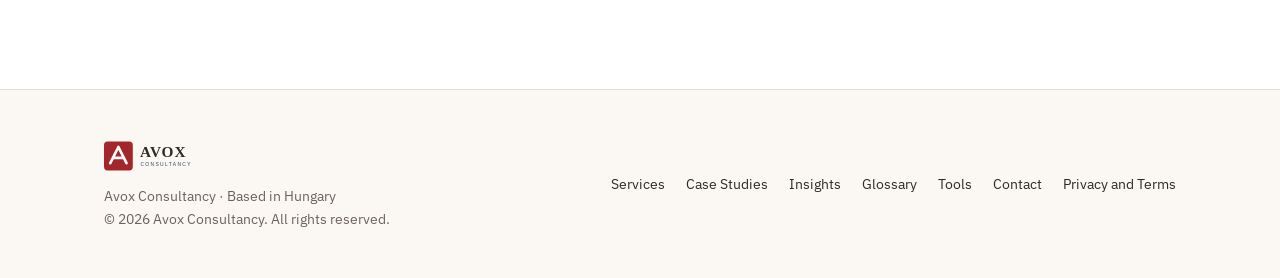
<file: industries.html>
<!DOCTYPE html>
<html lang="en">
<head>
  <meta charset="UTF-8">
  <meta name="viewport" content="width=device-width, initial-scale=1">
  <title>Industries | Avox Consultancy</title>
  <meta name="description" content="Industries served by Avox Consultancy: retail, pharma, FMCG, cold storage, transport, warehousing, freight forwarding, and container yards in Saudi Arabia.">
  <link rel="icon" href="assets/avox-logo.svg" type="image/svg+xml">
  <link href="https://fonts.googleapis.com/css2?family=IBM+Plex+Sans:wght@400;500;600&family=IBM+Plex+Serif:wght@500;600;700&display=swap" rel="stylesheet">
  <link rel="stylesheet" href="css/styles.css">
  <style>
    .split { display: grid; grid-template-columns: 1fr 1fr; gap: 56px; align-items: center; }
    .split img { width: 100%; height: auto; border-radius: 6px; border: 1px solid var(--line); display: block; }
    .icon { width: 44px; height: 44px; border-radius: 8px; background: #F4E6E6; color: var(--red); display: flex; align-items: center; justify-content: center; font-weight: 600; margin-bottom: 14px; }
    .icon.blue { background: #E4ECF3; color: var(--blue); }
    @media (max-width: 900px) { .split { grid-template-columns: 1fr; } }
  </style>
</head>
<body id="top">

  <a class="skip" href="#main">Skip to content</a>

  <header class="site-header">
    <div class="container nav-wrap">
      <a href="index.html" class="brand"><img src="assets/avox-logo.svg" alt="Avox Consultancy" width="150" height="40"></a>
      <nav aria-label="Main">
        <a href="index.html#services">Services</a>
        <a href="industries.html" aria-current="page">Industries</a>
        <a href="case-studies.html">Case Studies</a>
        <a href="insights.html">Insights</a>
        <a href="tools.html">Tools</a>
        <a href="about.html">About</a>
        <a href="careers.html">Careers</a>
        <a href="index.html#contact" class="btn btn-small">Request a Consultation</a>
      </nav>
    </div>
  </header>

  <main id="main">
    <section class="hero">
      <div class="container split">
        <div>
          <p class="eyebrow">Industries</p>
          <h1>Experience across the Saudi supply chain.</h1>
          <p class="lead">We work with businesses in retail, pharma, FMCG, cold storage, transport, warehousing, freight forwarding, and container yards. Each sector has its own pressures, and we design solutions that fit them.</p>
        </div>
        <img src="assets/container-yard.svg" alt="Illustration of stacked shipping containers in a yard">
      </div>
    </section>

    <section class="section">
      <div class="container">
        <div class="cards three">
          <article class="card"><div class="icon"><svg aria-hidden="true"><use href="assets/icons.svg#i-cart"/></svg></div><h3>Retail</h3><p>Stock accuracy, store replenishment, promotions, and returns handling.</p></article>
          <article class="card"><div class="icon blue"><svg aria-hidden="true"><use href="assets/icons.svg#i-pill"/></svg></div><h3>Pharma</h3><p>Temperature-controlled storage, expiry control, and compliant last-mile delivery.</p></article>
          <article class="card"><div class="icon"><svg aria-hidden="true"><use href="assets/icons.svg#i-box"/></svg></div><h3>FMCG</h3><p>Demand planning, route density, inbound consolidation, and distributor operations.</p></article>
          <article class="card"><div class="icon blue"><svg aria-hidden="true"><use href="assets/icons.svg#i-snow"/></svg></div><h3>Cold Storage</h3><p>Space and energy efficiency, zone planning, and cold-chain transport reliability.</p></article>
          <article class="card"><div class="icon"><svg aria-hidden="true"><use href="assets/icons.svg#i-truck"/></svg></div><h3>Transport</h3><p>Fleet utilization, empty-mile reduction, driver scheduling, and on-time performance.</p></article>
          <article class="card"><div class="icon blue"><svg aria-hidden="true"><use href="assets/icons.svg#i-warehouse"/></svg></div><h3>Warehousing</h3><p>Slotting, pick accuracy, dock scheduling, and labor productivity.</p></article>
          <article class="card"><div class="icon"><svg aria-hidden="true"><use href="assets/icons.svg#i-ship"/></svg></div><h3>Freight Forwarding</h3><p>Booking workflows, rate management, documentation, and customs clearance.</p></article>
          <article class="card"><div class="icon blue"><svg aria-hidden="true"><use href="assets/icons.svg#i-container"/></svg></div><h3>Container Yards</h3><p>Gate flow, appointment scheduling, yard layout, and truck turnaround.</p></article>
          <article class="card"><div class="icon"><svg aria-hidden="true"><use href="assets/icons.svg#i-route"/></svg></div><h3>E-commerce</h3><p>First-attempt delivery success, delivery windows, and reverse logistics.</p></article>
        </div>
        <p class="section-intro" style="margin-top:32px">See how these sectors played out in practice in our <a href="case-studies.html">32 illustrative case studies</a>.</p>
      </div>
    </section>
  </main>

  <footer class="site-footer">
    <div class="container footer-wrap">
      <div>
        <img src="assets/avox-logo.svg" alt="Avox Consultancy">
        <div>Avox Consultancy &middot; Based in Hungary</div>
        <div>&copy; 2026 Avox Consultancy. All rights reserved.</div>
      </div>
      <div class="footer-links">
        <a href="index.html#services">Services</a>
        <a href="case-studies.html">Case Studies</a>
        <a href="insights.html">Insights</a>
        <a href="glossary.html">Glossary</a>
        <a href="tools.html">Tools</a>
        <a href="index.html#contact">Contact</a>
        <a href="legal.html">Privacy and Terms</a>
      </div>
    </div>
  </footer>

  <a class="whatsapp" href="https://wa.me/966558089615" target="_blank" rel="noopener">WhatsApp us</a>

</body>
</html>
</file>
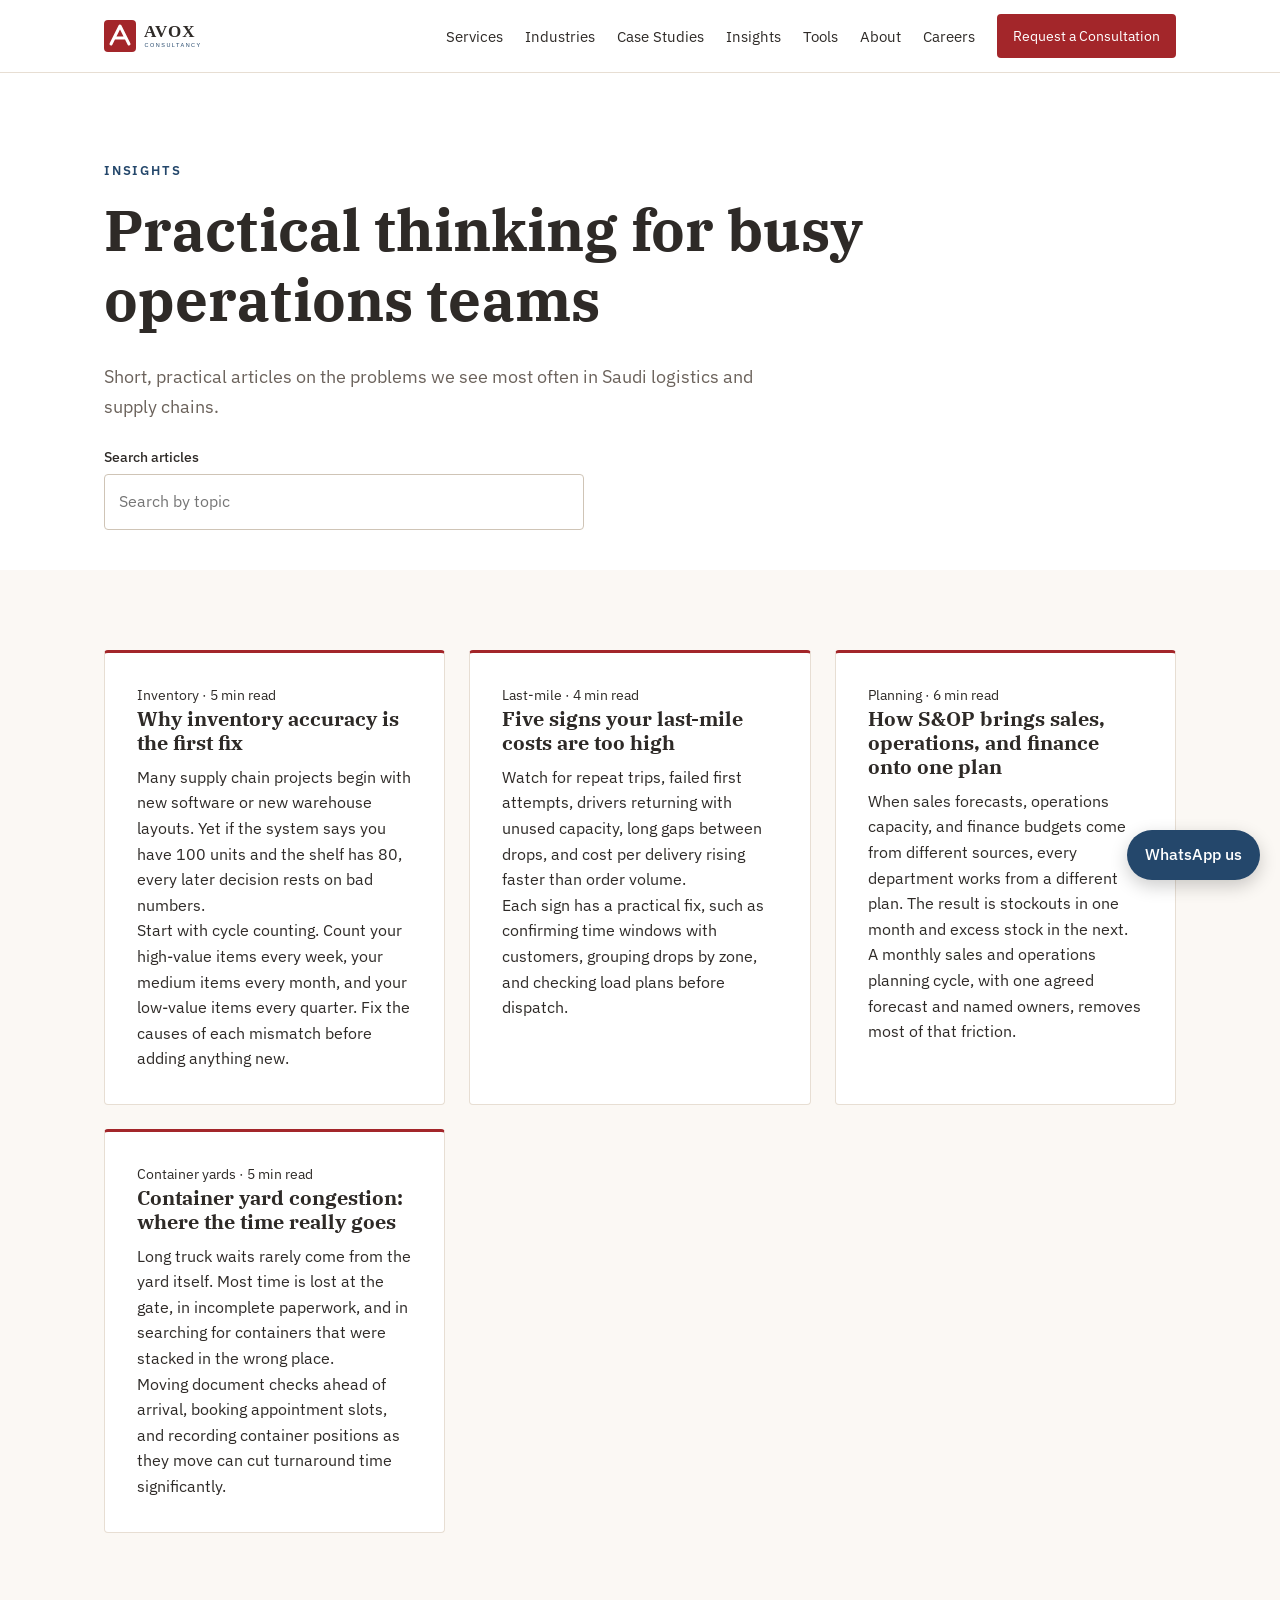
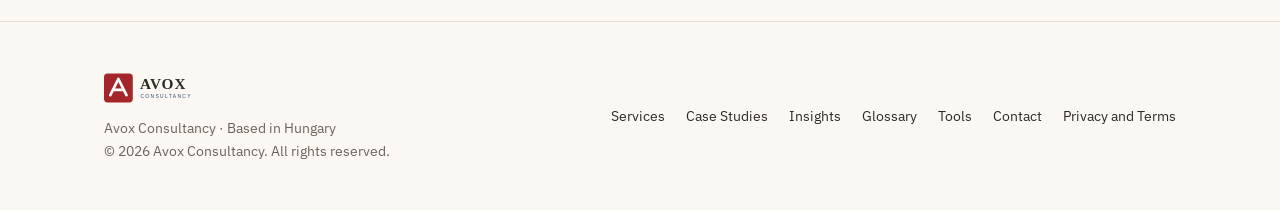
<file: insights.html>
<!DOCTYPE html>
<html lang="en">
<head>
  <meta charset="UTF-8">
  <meta name="viewport" content="width=device-width, initial-scale=1">
  <title>Insights | Avox Consultancy</title>
  <meta name="description" content="Practical articles from Avox Consultancy on inventory, last-mile delivery, S&amp;OP, and container yard operations.">
  <link rel="icon" href="assets/avox-logo.svg" type="image/svg+xml">
  <link href="https://fonts.googleapis.com/css2?family=IBM+Plex+Sans:wght@400;500;600&family=IBM+Plex+Serif:wght@500;600;700&display=swap" rel="stylesheet">
  <link rel="stylesheet" href="css/styles.css">
  <style>
    .article { padding: 32px; }
    .article p { color: var(--ink); }
    .read { font-size: 0.85rem; color: var(--muted); margin-bottom: 10px; }
    .art-search { margin-top: 24px; max-width: 480px; }
    .art-search input { padding: 14px; font-size: 1rem; }
  </style>
</head>
<body id="top">

  <a class="skip" href="#main">Skip to content</a>

  <header class="site-header">
    <div class="container nav-wrap">
      <a href="index.html" class="brand"><img src="assets/avox-logo.svg" alt="Avox Consultancy" width="150" height="40"></a>
      <nav aria-label="Main">
        <a href="index.html#services">Services</a>
        <a href="industries.html">Industries</a>
        <a href="case-studies.html">Case Studies</a>
        <a href="insights.html" aria-current="page">Insights</a>
        <a href="tools.html">Tools</a>
        <a href="about.html">About</a>
        <a href="careers.html">Careers</a>
        <a href="index.html#contact" class="btn btn-small">Request a Consultation</a>
      </nav>
    </div>
  </header>

  <main id="main">
    <section class="section" style="padding-bottom:40px">
      <div class="container">
        <p class="eyebrow">Insights</p>
        <h1>Practical thinking for busy operations teams</h1>
        <p class="lead">Short, practical articles on the problems we see most often in Saudi logistics and supply chains.</p>
        <div class="art-search">
          <label for="q">Search articles</label>
          <input id="q" type="search" placeholder="Search by topic" autocomplete="off">
        </div>
      </div>
    </section>

    <section class="section alt" style="padding-top:40px">
      <div class="container">
        <div class="cards three" id="articles">

          <article class="card article" data-topic="inventory accuracy stock counts">
            <p class="read">Inventory &middot; 5 min read</p>
            <h3>Why inventory accuracy is the first fix</h3>
            <p>Many supply chain projects begin with new software or new warehouse layouts. Yet if the system says you have 100 units and the shelf has 80, every later decision rests on bad numbers.</p>
            <p>Start with cycle counting. Count your high-value items every week, your medium items every month, and your low-value items every quarter. Fix the causes of each mismatch before adding anything new.</p>
          </article>

          <article class="card article" data-topic="last-mile delivery cost failed deliveries">
            <p class="read">Last-mile &middot; 4 min read</p>
            <h3>Five signs your last-mile costs are too high</h3>
            <p>Watch for repeat trips, failed first attempts, drivers returning with unused capacity, long gaps between drops, and cost per delivery rising faster than order volume.</p>
            <p>Each sign has a practical fix, such as confirming time windows with customers, grouping drops by zone, and checking load plans before dispatch.</p>
          </article>

          <article class="card article" data-topic="S&amp;OP sales operations planning forecast">
            <p class="read">Planning &middot; 6 min read</p>
            <h3>How S&amp;OP brings sales, operations, and finance onto one plan</h3>
            <p>When sales forecasts, operations capacity, and finance budgets come from different sources, every department works from a different plan. The result is stockouts in one month and excess stock in the next.</p>
            <p>A monthly sales and operations planning cycle, with one agreed forecast and named owners, removes most of that friction.</p>
          </article>

          <article class="card article" data-topic="container yard gate congestion truck turnaround">
            <p class="read">Container yards &middot; 5 min read</p>
            <h3>Container yard congestion: where the time really goes</h3>
            <p>Long truck waits rarely come from the yard itself. Most time is lost at the gate, in incomplete paperwork, and in searching for containers that were stacked in the wrong place.</p>
            <p>Moving document checks ahead of arrival, booking appointment slots, and recording container positions as they move can cut turnaround time significantly.</p>
          </article>

        </div>
        <p class="empty" id="empty" style="display:none;margin-top:24px">No articles match your search.</p>
      </div>
    </section>
  </main>

  <footer class="site-footer">
    <div class="container footer-wrap">
      <div>
        <img src="assets/avox-logo.svg" alt="Avox Consultancy">
        <div>Avox Consultancy &middot; Based in Hungary</div>
        <div>&copy; 2026 Avox Consultancy. All rights reserved.</div>
      </div>
      <div class="footer-links">
        <a href="index.html#services">Services</a>
        <a href="case-studies.html">Case Studies</a>
        <a href="insights.html">Insights</a>
        <a href="glossary.html">Glossary</a>
        <a href="tools.html">Tools</a>
        <a href="index.html#contact">Contact</a>
        <a href="legal.html">Privacy and Terms</a>
      </div>
    </div>
  </footer>

  <a class="whatsapp" href="https://wa.me/966558089615" target="_blank" rel="noopener">WhatsApp us</a>

  <script>
    const q = document.getElementById('q');
    const articles = document.querySelectorAll('#articles .article');
    const empty = document.getElementById('empty');
    q.addEventListener('input', function () {
      const term = q.value.trim().toLowerCase();
      let shown = 0;
      articles.forEach(function (a) {
        const text = (a.dataset.topic + ' ' + a.textContent).toLowerCase();
        const match = text.includes(term);
        a.style.display = match ? '' : 'none';
        if (match) shown++;
      });
      empty.style.display = shown ? 'none' : 'block';
    });
  </script>

</body>
</html>
</file>
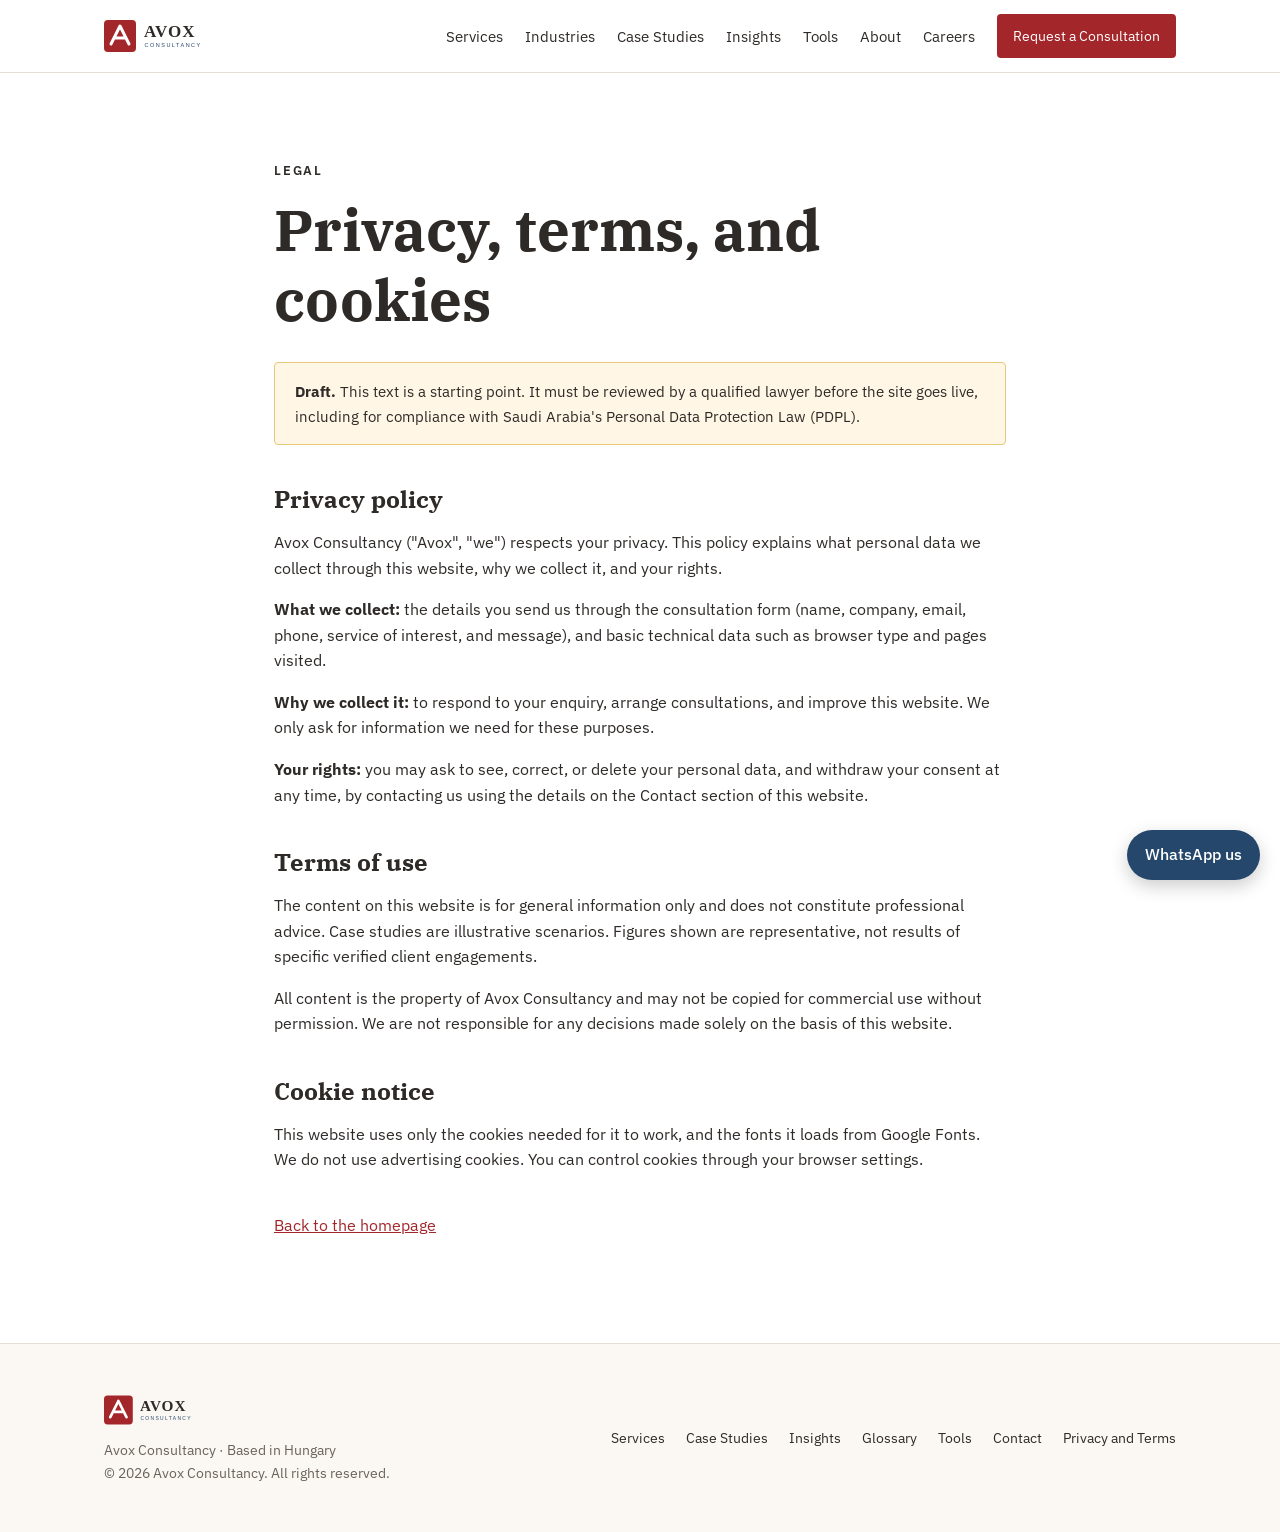
<file: legal.html>
<!DOCTYPE html>
<html lang="en">
<head>
  <meta charset="UTF-8">
  <meta name="viewport" content="width=device-width, initial-scale=1">
  <title>Privacy, Terms, and Cookies | Avox Consultancy</title>
  <meta name="description" content="Privacy policy, terms of use, and cookie notice for the Avox Consultancy website.">
  <meta name="robots" content="noindex">
  <link rel="icon" href="assets/avox-logo.svg" type="image/svg+xml">
  <link href="https://fonts.googleapis.com/css2?family=IBM+Plex+Sans:wght@400;500;600&family=IBM+Plex+Serif:wght@500;600;700&display=swap" rel="stylesheet">
  <link rel="stylesheet" href="css/styles.css">
  <style>
    .legal h2 { font-size: 1.5rem; margin-top: 40px; }
    .legal p, .legal li { color: var(--ink); }
    .draft { background: #FFF6E5; border: 1px solid #E8C97A; padding: 16px 20px; border-radius: 4px; font-size: 0.95rem; }
    .legal-body { max-width: 780px; }
  </style>
</head>
<body id="top">

  <a class="skip" href="#main">Skip to content</a>

  <header class="site-header">
    <div class="container nav-wrap">
      <a href="index.html" class="brand"><img src="assets/avox-logo.svg" alt="Avox Consultancy" width="150" height="40"></a>
      <nav aria-label="Main">
        <a href="index.html#services">Services</a>
        <a href="industries.html">Industries</a>
        <a href="case-studies.html">Case Studies</a>
        <a href="insights.html">Insights</a>
        <a href="tools.html">Tools</a>
        <a href="about.html">About</a>
        <a href="careers.html">Careers</a>
        <a href="index.html#contact" class="btn btn-small">Request a Consultation</a>
      </nav>
    </div>
  </header>

  <main id="main">
    <section class="section legal">
      <div class="container legal-body">
        <p class="eyebrow">Legal</p>
        <h1>Privacy, terms, and cookies</h1>
        <div class="draft"><strong>Draft.</strong> This text is a starting point. It must be reviewed by a qualified lawyer before the site goes live, including for compliance with Saudi Arabia's Personal Data Protection Law (PDPL).</div>

        <h2 id="privacy">Privacy policy</h2>
        <p>Avox Consultancy ("Avox", "we") respects your privacy. This policy explains what personal data we collect through this website, why we collect it, and your rights.</p>
        <p><strong>What we collect:</strong> the details you send us through the consultation form (name, company, email, phone, service of interest, and message), and basic technical data such as browser type and pages visited.</p>
        <p><strong>Why we collect it:</strong> to respond to your enquiry, arrange consultations, and improve this website. We only ask for information we need for these purposes.</p>
        <p><strong>Your rights:</strong> you may ask to see, correct, or delete your personal data, and withdraw your consent at any time, by contacting us using the details on the Contact section of this website.</p>

        <h2 id="terms">Terms of use</h2>
        <p>The content on this website is for general information only and does not constitute professional advice. Case studies are illustrative scenarios. Figures shown are representative, not results of specific verified client engagements.</p>
        <p>All content is the property of Avox Consultancy and may not be copied for commercial use without permission. We are not responsible for any decisions made solely on the basis of this website.</p>

        <h2 id="cookies">Cookie notice</h2>
        <p>This website uses only the cookies needed for it to work, and the fonts it loads from Google Fonts. We do not use advertising cookies. You can control cookies through your browser settings.</p>

        <p style="margin-top:40px"><a href="index.html">Back to the homepage</a></p>
      </div>
    </section>
  </main>

  <footer class="site-footer">
    <div class="container footer-wrap">
      <div>
        <img src="assets/avox-logo.svg" alt="Avox Consultancy">
        <div>Avox Consultancy &middot; Based in Hungary</div>
        <div>&copy; 2026 Avox Consultancy. All rights reserved.</div>
      </div>
      <div class="footer-links">
        <a href="index.html#services">Services</a>
        <a href="case-studies.html">Case Studies</a>
        <a href="insights.html">Insights</a>
        <a href="glossary.html">Glossary</a>
        <a href="tools.html">Tools</a>
        <a href="index.html#contact">Contact</a>
        <a href="legal.html">Privacy and Terms</a>
      </div>
    </div>
  </footer>

  <a class="whatsapp" href="https://wa.me/966558089615" target="_blank" rel="noopener">WhatsApp us</a>

</body>
</html>
</file>
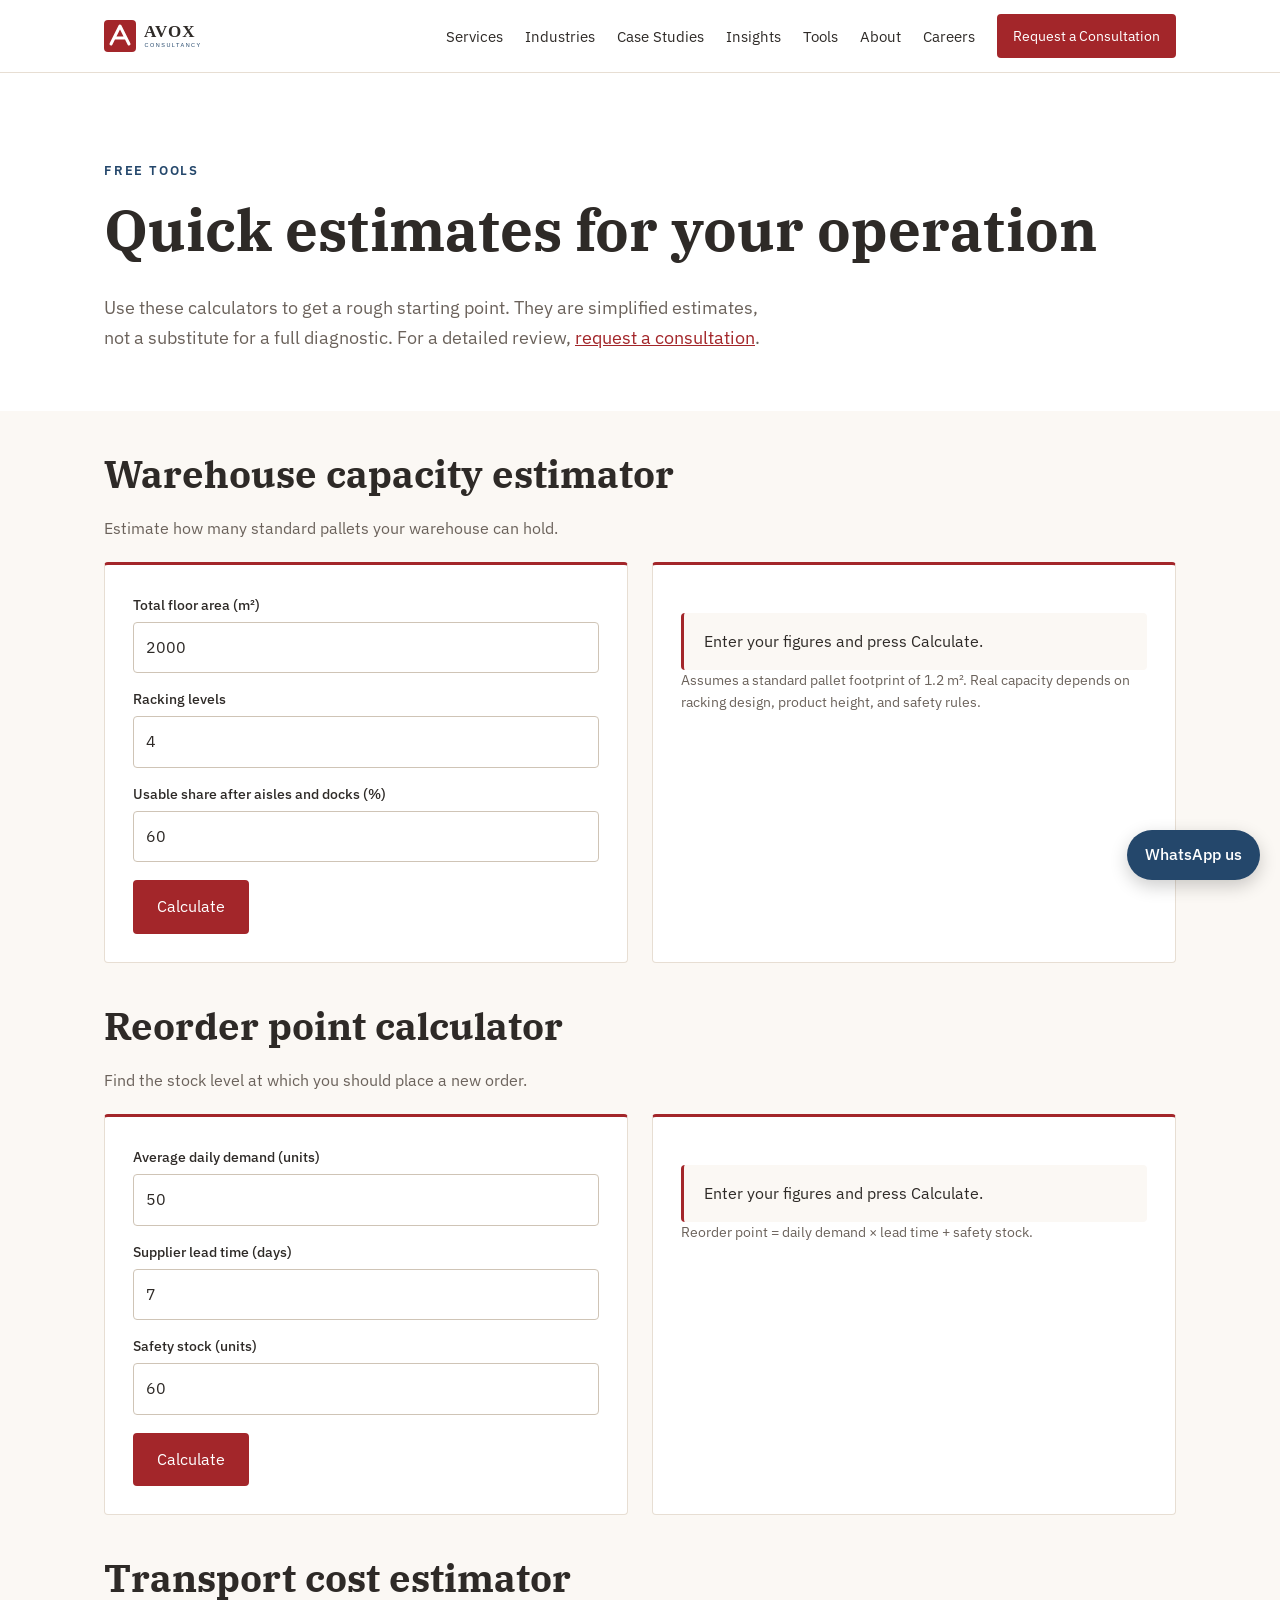
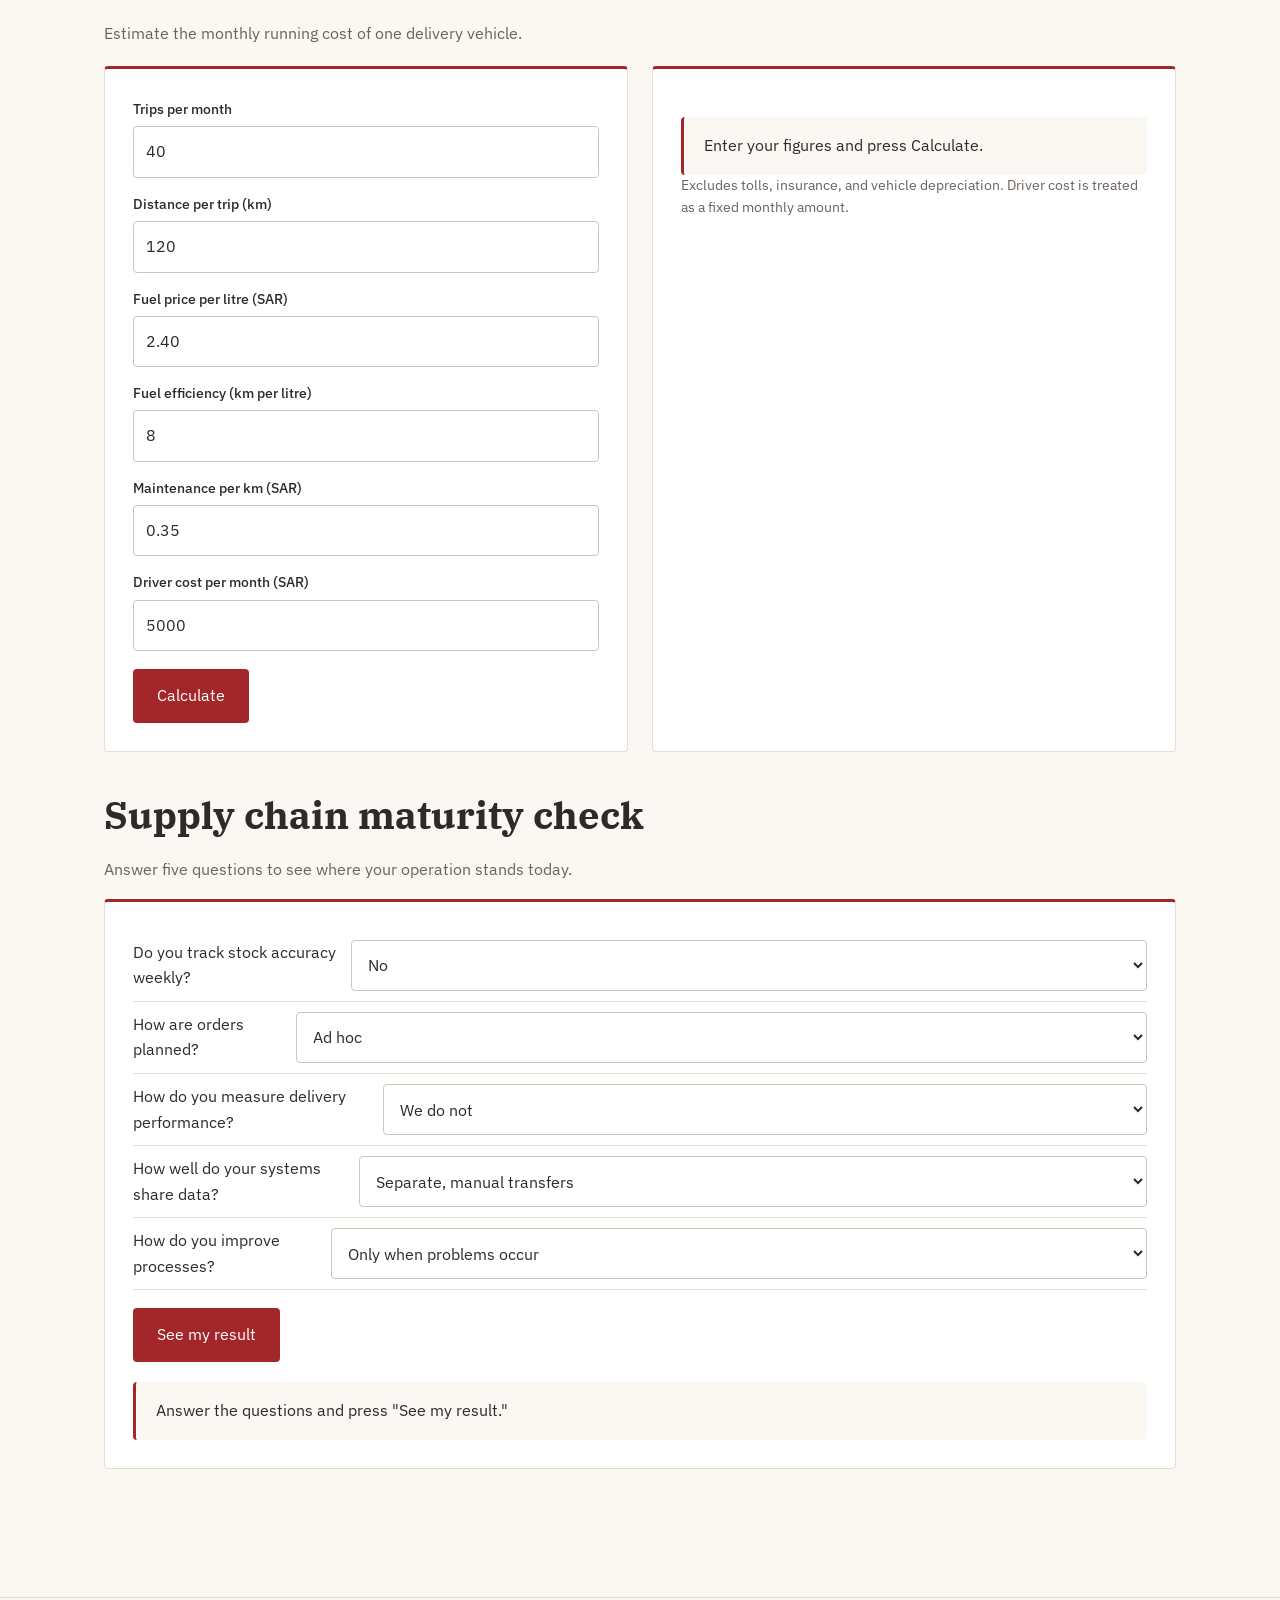
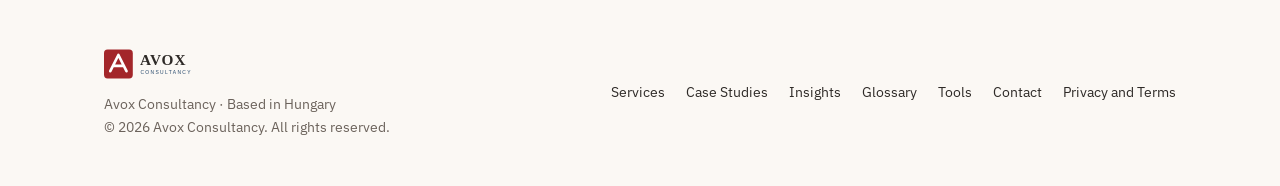
<file: tools.html>
<!DOCTYPE html>
<html lang="en">
<head>
  <meta charset="UTF-8">
  <meta name="viewport" content="width=device-width, initial-scale=1">
  <title>Free Supply Chain Tools | Avox Consultancy</title>
  <meta name="description" content="Free tools from Avox Consultancy: warehouse capacity estimator, supply chain maturity check, reorder point calculator, and transport cost estimator.">
  <link rel="icon" href="assets/avox-logo.svg" type="image/svg+xml">
  <link href="https://fonts.googleapis.com/css2?family=IBM+Plex+Sans:wght@400;500;600&family=IBM+Plex+Serif:wght@500;600;700&display=swap" rel="stylesheet">
  <link rel="stylesheet" href="css/styles.css">
  <style>
    .tool { margin-bottom: 40px; }
    .tool-grid { display: grid; grid-template-columns: 1fr 1fr; gap: 24px; margin-top: 20px; }
    .row { display: flex; justify-content: space-between; gap: 12px; padding: 10px 0; border-bottom: 1px solid var(--line); }
    .result { background: var(--bg); border-left: 3px solid var(--red); padding: 16px 20px; margin-top: 20px; border-radius: 4px; }
    .result strong { color: var(--red); font-size: 1.2rem; }
    .note { font-size: 0.85rem; color: var(--muted); margin-top: 12px; }
    select { padding: 12px; font: inherit; border: 1px solid #cfc4b6; border-radius: 4px; width: 100%; }
    @media (max-width: 800px) { .tool-grid { grid-template-columns: 1fr; } }
  </style>
</head>
<body id="top">

  <a class="skip" href="#main">Skip to content</a>

  <header class="site-header">
    <div class="container nav-wrap">
      <a href="index.html" class="brand"><img src="assets/avox-logo.svg" alt="Avox Consultancy" width="150" height="40"></a>
      <nav aria-label="Main">
        <a href="index.html#services">Services</a>
        <a href="industries.html">Industries</a>
        <a href="case-studies.html">Case Studies</a>
        <a href="insights.html">Insights</a>
        <a href="tools.html" aria-current="page">Tools</a>
        <a href="about.html">About</a>
        <a href="careers.html">Careers</a>
        <a href="index.html#contact" class="btn btn-small">Request a Consultation</a>
      </nav>
    </div>
  </header>

  <main id="main">
    <section class="section" style="padding-bottom:40px">
      <div class="container">
        <p class="eyebrow">Free tools</p>
        <h1>Quick estimates for your operation</h1>
        <p class="lead">Use these calculators to get a rough starting point. They are simplified estimates, not a substitute for a full diagnostic. For a detailed review, <a href="index.html#contact">request a consultation</a>.</p>
      </div>
    </section>

    <!-- 1. Warehouse capacity -->
    <section class="section alt" style="padding-top:40px">
      <div class="container">
        <div class="tool" id="capacity">
          <h2>Warehouse capacity estimator</h2>
          <p class="section-intro">Estimate how many standard pallets your warehouse can hold.</p>
          <div class="tool-grid">
            <div class="card">
              <label for="area">Total floor area (m²)</label><input id="area" type="number" min="0" value="2000">
              <label for="levels" style="margin-top:14px">Racking levels</label><input id="levels" type="number" min="1" value="4">
              <label for="usable" style="margin-top:14px">Usable share after aisles and docks (%)</label><input id="usable" type="number" min="10" max="90" value="60">
              <button class="btn" style="margin-top:18px" onclick="calcCapacity()">Calculate</button>
            </div>
            <div class="card">
              <div class="result" id="capacity-result">Enter your figures and press Calculate.</div>
              <p class="note">Assumes a standard pallet footprint of 1.2 m². Real capacity depends on racking design, product height, and safety rules.</p>
            </div>
          </div>
        </div>

        <!-- 2. Reorder point -->
        <div class="tool" id="reorder">
          <h2>Reorder point calculator</h2>
          <p class="section-intro">Find the stock level at which you should place a new order.</p>
          <div class="tool-grid">
            <div class="card">
              <label for="demand">Average daily demand (units)</label><input id="demand" type="number" min="0" value="50">
              <label for="lead" style="margin-top:14px">Supplier lead time (days)</label><input id="lead" type="number" min="0" value="7">
              <label for="safety" style="margin-top:14px">Safety stock (units)</label><input id="safety" type="number" min="0" value="60">
              <button class="btn" style="margin-top:18px" onclick="calcReorder()">Calculate</button>
            </div>
            <div class="card">
              <div class="result" id="reorder-result">Enter your figures and press Calculate.</div>
              <p class="note">Reorder point = daily demand × lead time + safety stock.</p>
            </div>
          </div>
        </div>

        <!-- 3. Transport cost -->
        <div class="tool" id="transport">
          <h2>Transport cost estimator</h2>
          <p class="section-intro">Estimate the monthly running cost of one delivery vehicle.</p>
          <div class="tool-grid">
            <div class="card">
              <label for="trips">Trips per month</label><input id="trips" type="number" min="0" value="40">
              <label for="km" style="margin-top:14px">Distance per trip (km)</label><input id="km" type="number" min="0" value="120">
              <label for="fuel" style="margin-top:14px">Fuel price per litre (SAR)</label><input id="fuel" type="number" min="0" step="0.01" value="2.40">
              <label for="kmpl" style="margin-top:14px">Fuel efficiency (km per litre)</label><input id="kmpl" type="number" min="1" value="8">
              <label for="maint" style="margin-top:14px">Maintenance per km (SAR)</label><input id="maint" type="number" min="0" step="0.01" value="0.35">
              <label for="driver" style="margin-top:14px">Driver cost per month (SAR)</label><input id="driver" type="number" min="0" value="5000">
              <button class="btn" style="margin-top:18px" onclick="calcTransport()">Calculate</button>
            </div>
            <div class="card">
              <div class="result" id="transport-result">Enter your figures and press Calculate.</div>
              <p class="note">Excludes tolls, insurance, and vehicle depreciation. Driver cost is treated as a fixed monthly amount.</p>
            </div>
          </div>
        </div>

        <!-- 4. Maturity check -->
        <div class="tool" id="maturity">
          <h2>Supply chain maturity check</h2>
          <p class="section-intro">Answer five questions to see where your operation stands today.</p>
          <div class="card">
            <div class="row"><span>Do you track stock accuracy weekly?</span>
              <select id="m1"><option value="1">No</option><option value="2">Sometimes</option><option value="3">Yes, for key items</option><option value="4">Yes, for all items</option></select></div>
            <div class="row"><span>How are orders planned?</span>
              <select id="m2"><option value="1">Ad hoc</option><option value="2">Spreadsheets</option><option value="3">Monthly planning</option><option value="4">Integrated planning with sales and finance</option></select></div>
            <div class="row"><span>How do you measure delivery performance?</span>
              <select id="m3"><option value="1">We do not</option><option value="2">Occasionally</option><option value="3">Monthly report</option><option value="4">Live dashboard with targets</option></select></div>
            <div class="row"><span>How well do your systems share data?</span>
              <select id="m4"><option value="1">Separate, manual transfers</option><option value="2">Some links</option><option value="3">Mostly connected</option><option value="4">Fully connected</option></select></div>
            <div class="row"><span>How do you improve processes?</span>
              <select id="m5"><option value="1">Only when problems occur</option><option value="2">Ad hoc projects</option><option value="3">Regular reviews</option><option value="4">Structured continuous improvement</option></select></div>
            <button class="btn" style="margin-top:18px" onclick="calcMaturity()">See my result</button>
            <div class="result" id="maturity-result">Answer the questions and press "See my result."</div>
          </div>
        </div>
      </div>
    </section>
  </main>

  <footer class="site-footer">
    <div class="container footer-wrap">
      <div>
        <img src="assets/avox-logo.svg" alt="Avox Consultancy">
        <div>Avox Consultancy &middot; Based in Hungary</div>
        <div>&copy; 2026 Avox Consultancy. All rights reserved.</div>
      </div>
      <div class="footer-links">
        <a href="index.html#services">Services</a>
        <a href="case-studies.html">Case Studies</a>
        <a href="insights.html">Insights</a>
        <a href="glossary.html">Glossary</a>
        <a href="tools.html">Tools</a>
        <a href="index.html#contact">Contact</a>
        <a href="legal.html">Privacy and Terms</a>
      </div>
    </div>
  </footer>

  <a class="whatsapp" href="https://wa.me/966558089615" target="_blank" rel="noopener">WhatsApp us</a>

  <script>
    const v = id => parseFloat(document.getElementById(id).value) || 0;
    const fmt = n => Math.round(n).toLocaleString('en-US');

    function calcCapacity() {
      const pallets = (v('area') * (v('usable') / 100) / 1.2) * v('levels');
      document.getElementById('capacity-result').innerHTML =
        'Estimated capacity: <strong>' + fmt(pallets) + ' pallets</strong>';
    }

    function calcReorder() {
      const rop = v('demand') * v('lead') + v('safety');
      document.getElementById('reorder-result').innerHTML =
        'Reorder when stock falls to: <strong>' + fmt(rop) + ' units</strong>';
    }

    function calcTransport() {
      const fuelPerTrip = (v('km') / v('kmpl')) * v('fuel');
      const maintPerTrip = v('km') * v('maint');
      const monthly = v('trips') * (fuelPerTrip + maintPerTrip) + v('driver');
      const perTrip = v('trips') > 0 ? monthly / v('trips') : 0;
      document.getElementById('transport-result').innerHTML =
        'Monthly cost: <strong>' + fmt(monthly) + ' SAR</strong><br>Cost per trip: ' + fmt(perTrip) + ' SAR';
    }

    function calcMaturity() {
      const total = ['m1', 'm2', 'm3', 'm4', 'm5'].reduce((s, id) => s + parseInt(document.getElementById(id).value, 10), 0);
      let level, advice;
      if (total <= 8) { level = 'Starting out'; advice = 'Focus first on stock accuracy and basic planning routines.'; }
      else if (total <= 14) { level = 'Developing'; advice = 'Connect your systems and set regular performance reviews.'; }
      else if (total <= 19) { level = 'Established'; advice = 'Move toward integrated planning and live performance dashboards.'; }
      else { level = 'Advanced'; advice = 'Focus on continuous optimization and network-level decisions.'; }
      document.getElementById('maturity-result').innerHTML =
        'Maturity level: <strong>' + level + '</strong> (score ' + total + ' of 20)<br>' + advice;
    }
  </script>

</body>
</html>
</file>
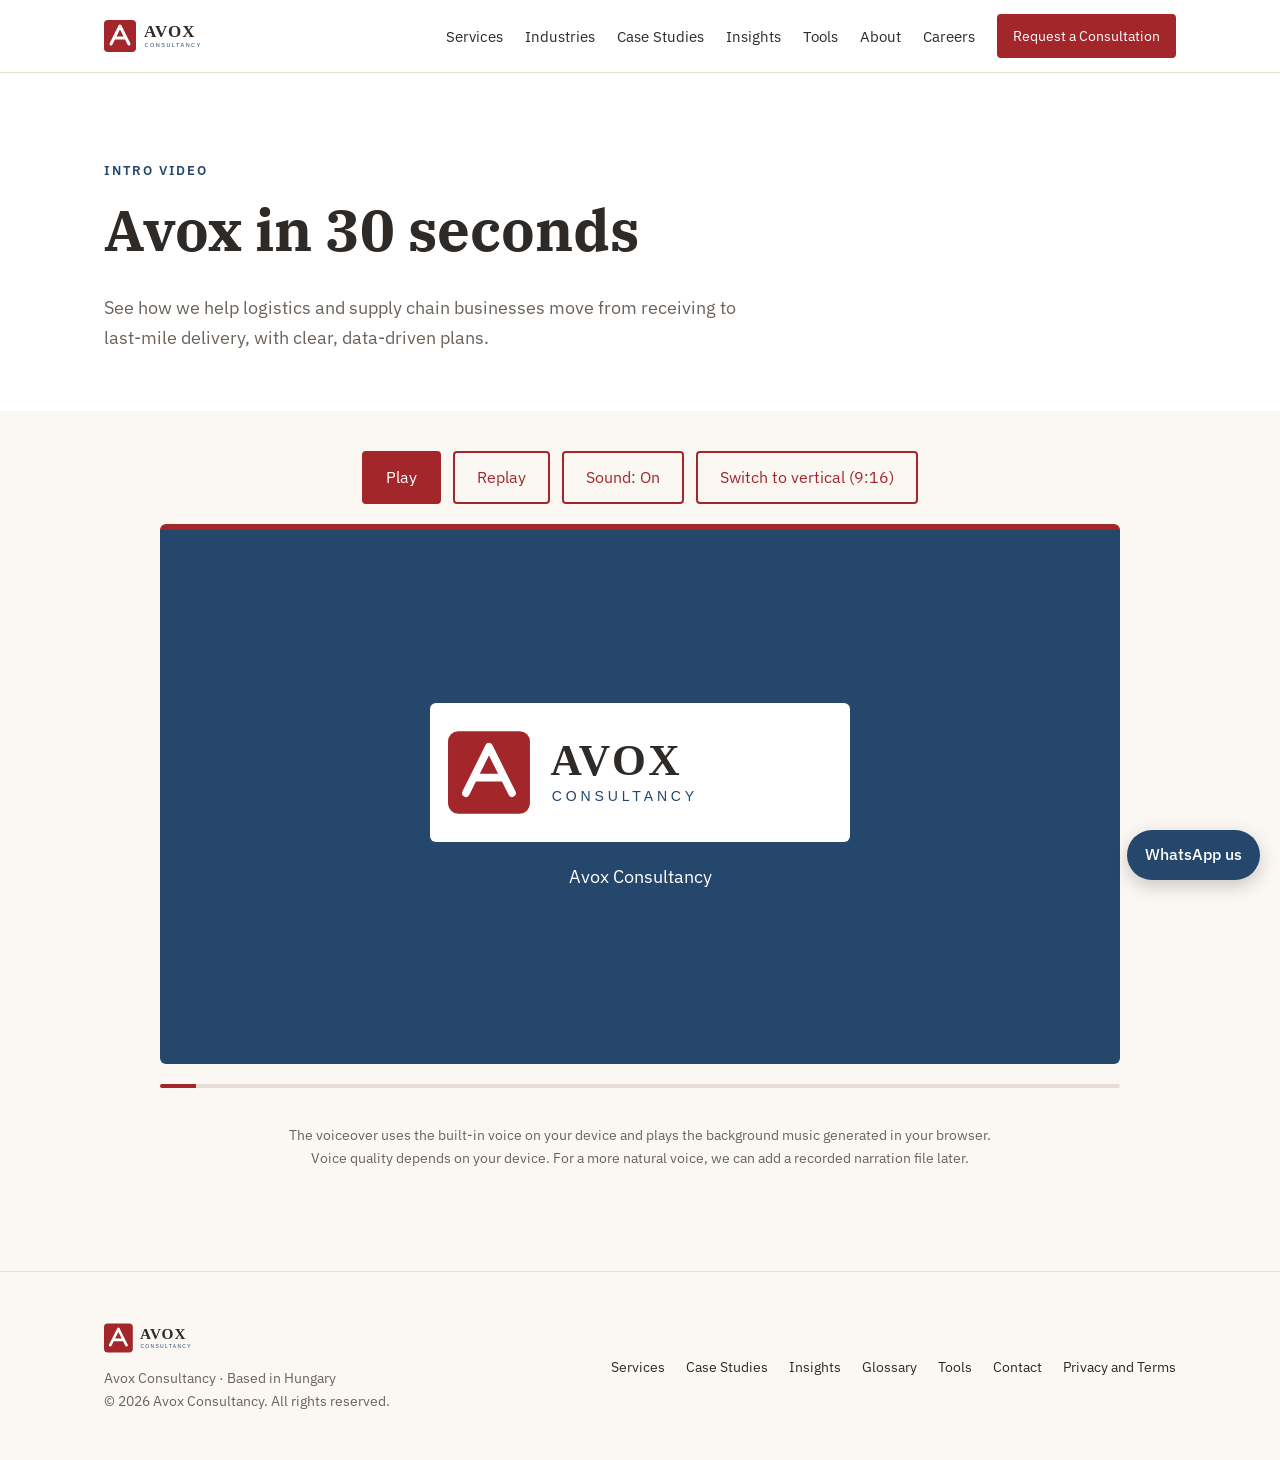
<file: video.html>
<!DOCTYPE html>
<html lang="en">
<head>
  <meta charset="UTF-8">
  <meta name="viewport" content="width=device-width, initial-scale=1">
  <title>Avox Consultancy | 30-Second Intro</title>
  <meta name="description" content="Watch how Avox Consultancy helps Saudi logistics and supply chain businesses, in 30 seconds.">
  <link rel="icon" href="assets/avox-logo.svg" type="image/svg+xml">
  <link href="https://fonts.googleapis.com/css2?family=IBM+Plex+Sans:wght@400;500;600&family=IBM+Plex+Serif:wght@500;600;700&display=swap" rel="stylesheet">
  <link rel="stylesheet" href="css/styles.css">
  <style>
    .stage-wrap { display: flex; flex-direction: column; align-items: center; gap: 20px; }
    .stage {
      position: relative; width: 100%; max-width: 960px; aspect-ratio: 16 / 9;
      background: var(--blue); overflow: hidden; border-radius: 6px; border-top: 6px solid var(--red);
    }
    .stage.vertical { max-width: 360px; aspect-ratio: 9 / 16; }
    .scene { position: absolute; inset: 0; opacity: 0; transition: opacity 0.6s ease; color: #fff; display: flex; flex-direction: column; align-items: center; justify-content: center; text-align: center; padding: 24px; }
    .scene.active { opacity: 1; }
    .anim { opacity: 0; transform: translateY(24px); transition: opacity 0.8s ease, transform 0.8s ease; }
    .scene.active .anim { opacity: 1; transform: none; }
    .scene h2 { color: #fff; font-size: clamp(1.4rem, 3.5vw, 2.4rem); margin-bottom: 12px; }
    .scene p { margin: 0; font-size: clamp(0.95rem, 2vw, 1.15rem); opacity: 0.9; }
    .scene svg { width: min(520px, 80%); height: auto; }
    .slide-left { transform: translateX(-160px) !important; }
    .scene.active .slide-left { transform: none !important; }
    .path-dot { transition: transform 3.5s linear; }
    .scene.active .path-dot { transform: translateX(320px); }
    .bar { transition: height 1.2s ease; }
    .controls { display: flex; gap: 12px; flex-wrap: wrap; justify-content: center; }
    .progress { width: 100%; max-width: 960px; height: 4px; background: var(--line); border-radius: 2px; overflow: hidden; }
    .progress span { display: block; height: 100%; width: 0; background: var(--red); }
    .note { font-size: 0.9rem; color: var(--muted); text-align: center; max-width: 720px; }
  </style>
</head>
<body id="top">

  <a class="skip" href="#main">Skip to content</a>

  <header class="site-header">
    <div class="container nav-wrap">
      <a href="index.html" class="brand"><img src="assets/avox-logo.svg" alt="Avox Consultancy" width="150" height="40"></a>
      <nav aria-label="Main">
        <a href="index.html#services">Services</a>
        <a href="industries.html">Industries</a>
        <a href="case-studies.html">Case Studies</a>
        <a href="insights.html">Insights</a>
        <a href="tools.html">Tools</a>
        <a href="about.html">About</a>
        <a href="careers.html">Careers</a>
        <a href="index.html#contact" class="btn btn-small">Request a Consultation</a>
      </nav>
    </div>
  </header>

  <main id="main">
    <section class="section" style="padding-bottom:40px">
      <div class="container">
        <p class="eyebrow">Intro video</p>
        <h1>Avox in 30 seconds</h1>
        <p class="lead">See how we help logistics and supply chain businesses move from receiving to last-mile delivery, with clear, data-driven plans.</p>
      </div>
    </section>

    <section class="section alt" style="padding-top:40px">
      <div class="container stage-wrap">
        <div class="controls">
          <button class="btn" id="play">Play</button>
          <button class="btn btn-outline" id="replay">Replay</button>
          <button class="btn btn-outline" id="sound">Sound: On</button>
          <button class="btn btn-outline" id="format">Switch to vertical (9:16)</button>
        </div>

        <div class="stage" id="stage">

          <!-- 1: Logo -->
          <section class="scene" data-scene>
            <img class="anim" src="assets/avox-logo.svg" alt="Avox Consultancy" style="width:min(420px,70%);background:#fff;padding:18px;border-radius:6px">
            <p class="anim" style="margin-top:20px">Avox Consultancy</p>
          </section>

          <!-- 2: Receiving -->
          <section class="scene" data-scene>
            <svg class="anim" viewBox="0 0 520 220" aria-hidden="true">
              <rect x="0" y="170" width="520" height="8" fill="#fff" opacity="0.4"/>
              <g class="slide-left"><rect x="40" y="100" width="150" height="70" fill="#A3262A"/><rect x="200" y="100" width="150" height="70" fill="#C9B8A6"/></g>
            </svg>
            <h2 class="anim">1. Receiving</h2>
            <p class="anim">Goods are checked in against the purchase order, with no delays at the dock.</p>
          </section>

          <!-- 3: Storage -->
          <section class="scene" data-scene>
            <svg class="anim" viewBox="0 0 520 220" aria-hidden="true">
              <g fill="#fff" opacity="0.35"><rect x="60" y="40" width="6" height="140"/><rect x="200" y="40" width="6" height="140"/><rect x="340" y="40" width="6" height="140"/><rect x="460" y="40" width="6" height="140"/></g>
              <g fill="#A3262A"><rect x="80" y="130" width="100" height="40"/><rect x="220" y="130" width="100" height="40"/><rect x="360" y="130" width="90" height="40"/><rect x="100" y="80" width="80" height="40"/><rect x="240" y="80" width="80" height="40"/></g>
            </svg>
            <h2 class="anim">2. Storage</h2>
            <p class="anim">Every pallet has a known location, so stock is accurate and easy to find.</p>
          </section>

          <!-- 4: Picking -->
          <section class="scene" data-scene>
            <svg class="anim" viewBox="0 0 520 220" aria-hidden="true">
              <path d="M40 150 H360" stroke="#fff" stroke-width="3" stroke-dasharray="8 8" opacity="0.5" fill="none"/>
              <circle class="path-dot" cx="40" cy="150" r="14" fill="#A3262A"/>
              <rect x="380" y="120" width="90" height="60" fill="#C9B8A6"/>
            </svg>
            <h2 class="anim">3. Picking</h2>
            <p class="anim">Short, planned pick paths cut walking time and errors.</p>
          </section>

          <!-- 5: Transport -->
          <section class="scene" data-scene>
            <svg class="anim" viewBox="0 0 520 220" aria-hidden="true">
              <rect x="0" y="180" width="520" height="6" fill="#fff" opacity="0.4"/>
              <g class="slide-left"><rect x="120" y="100" width="170" height="80" rx="4" fill="#A3262A"/><rect x="290" y="120" width="70" height="60" fill="#A3262A"/><circle cx="160" cy="184" r="14" fill="#2E2A27"/><circle cx="330" cy="184" r="14" fill="#2E2A27"/></g>
            </svg>
            <h2 class="anim">4. Transport</h2>
            <p class="anim">Routes and loads are planned to reduce empty kilometres and cost.</p>
          </section>

          <!-- 6: Last mile -->
          <section class="scene" data-scene>
            <svg class="anim" viewBox="0 0 520 220" aria-hidden="true">
              <path d="M60 170 H460" stroke="#fff" stroke-width="3" opacity="0.4"/>
              <path d="M400 80 L440 60 L480 80 V130 H400 Z" fill="#C9B8A6"/>
              <path d="M400 80 L440 60 L480 80" fill="none" stroke="#A3262A" stroke-width="6"/>
              <rect x="60" y="120" width="80" height="50" fill="#A3262A" class="slide-left"/>
            </svg>
            <h2 class="anim">5. Last-mile delivery</h2>
            <p class="anim">Time windows and proof of delivery keep customers informed and first attempts successful.</p>
          </section>

          <!-- 7: AI insights -->
          <section class="scene" data-scene>
            <svg class="anim" viewBox="0 0 520 220" aria-hidden="true">
              <rect x="60" y="30" width="400" height="160" rx="6" fill="#FFFFFF" opacity="0.08"/>
              <rect x="110" y="130" width="50" height="40" fill="#C9B8A6" class="bar" style="height:40px"/>
              <rect x="190" y="110" width="50" height="60" fill="#C9B8A6"/>
              <rect x="270" y="80" width="50" height="90" fill="#C9B8A6"/>
              <rect x="350" y="50" width="50" height="120" fill="#A3262A"/>
            </svg>
            <h2 class="anim">6. AI-driven insight</h2>
            <p class="anim">Our analysis spots the problems early, so your team acts on facts, not guesses.</p>
          </section>

          <!-- 8: End card -->
          <section class="scene" data-scene>
            <img class="anim" src="assets/avox-logo.svg" alt="Avox Consultancy" style="width:min(380px,70%);background:#fff;padding:16px;border-radius:6px">
            <h2 class="anim" style="margin-top:20px">Smarter Supply, Stronger Growth.</h2>
            <p class="anim">Request a consultation through our website</p>
          </section>

        </div>

        <div class="progress" aria-hidden="true"><span id="bar"></span></div>
        <p class="note">The voiceover uses the built-in voice on your device and plays the background music generated in your browser. Voice quality depends on your device. For a more natural voice, we can add a recorded narration file later.</p>
      </div>
    </section>
  </main>

  <footer class="site-footer">
    <div class="container footer-wrap">
      <div>
        <img src="assets/avox-logo.svg" alt="Avox Consultancy">
        <div>Avox Consultancy &middot; Based in Hungary</div>
        <div>&copy; 2026 Avox Consultancy. All rights reserved.</div>
      </div>
      <div class="footer-links">
        <a href="index.html#services">Services</a>
        <a href="case-studies.html">Case Studies</a>
        <a href="insights.html">Insights</a>
        <a href="glossary.html">Glossary</a>
        <a href="tools.html">Tools</a>
        <a href="index.html#contact">Contact</a>
        <a href="legal.html">Privacy and Terms</a>
      </div>
    </div>
  </footer>

  <a class="whatsapp" href="https://wa.me/966558089615" target="_blank" rel="noopener">WhatsApp us</a>

  <script>
    const scenes = Array.from(document.querySelectorAll('[data-scene]'));
    const stage = document.getElementById('stage');
    const bar = document.getElementById('bar');
    const SCENE_MS = 3750;

    // Voiceover lines, one per scene, in order.
    const LINES = [
      'Avox Consultancy. Smarter supply, stronger growth.',
      'Receiving: goods are checked in against the order.',
      'Storage: every pallet has a known location.',
      'Picking: planned routes cut walking and errors.',
      'Transport: loads and routes are planned to cut cost.',
      'Last mile: time windows keep customers informed.',
      'AI insight: problems are spotted early, so you act on facts.',
      'Smarter supply, stronger growth. Request a consultation today.'
    ];

    let timers = [];
    let start = 0;
    let soundOn = true;

    // Built-in browser voice, preferring a British English female voice when the device has one.
    function pickVoice() {
      const vs = window.speechSynthesis ? speechSynthesis.getVoices() : [];
      return vs.find(v => /en-GB/i.test(v.lang) && /female|libby|sonia|hazel|susan|serena/i.test(v.name))
        || vs.find(v => /en-GB/i.test(v.lang))
        || vs.find(v => /^en/i.test(v.lang));
    }

    let currentAudio = null;

    function say(i) {
      const text = LINES[i];
      const a = new Audio('assets/vo/scene' + (i + 1) + '.mp3');
      currentAudio = a;
      let usedFallback = false;
      const fallback = () => { if (!usedFallback) { usedFallback = true; speakFallback(text); } };
      a.addEventListener('error', fallback);
      a.play().catch(fallback);
    }

    function speakFallback(text) {
      if (!('speechSynthesis' in window)) return;
      const u = new SpeechSynthesisUtterance(text);
      const v = pickVoice();
      if (v) u.voice = v;
      u.lang = 'en-GB';
      u.rate = 0.95;
      speechSynthesis.speak(u);
    }

    // Soft synthesized background music (no copyright issues, generated in the browser).
    let ctx = null, musicTimer = null, chordIdx = 0;
    const CHORDS = [[261.6, 329.6, 392], [220, 261.6, 329.6], [174.6, 220, 261.6], [196, 246.9, 293.7]];

    function tone(f, t, dur, vol, type) {
      const o = ctx.createOscillator(), g = ctx.createGain();
      o.type = type; o.frequency.value = f;
      g.gain.setValueAtTime(0, t);
      g.gain.linearRampToValueAtTime(vol, t + Math.min(1.5, dur / 4));
      g.gain.linearRampToValueAtTime(0, t + dur);
      o.connect(g).connect(ctx.destination);
      o.start(t); o.stop(t + dur);
    }

    function playChord() {
      const t = ctx.currentTime, dur = 7.5, c = CHORDS[chordIdx];
      c.forEach(f => tone(f, t, dur, 0.03, 'triangle'));          // pad
      tone(c[0] / 2, t, dur, 0.05, 'sine');                        // bass
      for (let k = 0; k < 8; k++) {                                // arpeggio
        tone(c[k % 3] * 2, t + k * 0.9375, 0.9, 0.022, 'sine');
      }
      chordIdx = (chordIdx + 1) % CHORDS.length;
    }

    function startMusic() {
      stopMusic();
      try {
        ctx = new (window.AudioContext || window.webkitAudioContext)();
        chordIdx = 0;
        playChord();
        musicTimer = setInterval(playChord, 7500);
      } catch (e) { ctx = null; }
    }

    function stopMusic() {
      clearInterval(musicTimer);
      if (ctx) { ctx.close(); ctx = null; }
    }

    function stopAll() {
      timers.forEach(clearTimeout); timers = [];
      if ('speechSynthesis' in window) speechSynthesis.cancel();
      if (currentAudio) { currentAudio.pause(); currentAudio = null; }
      stopMusic();
    }

    function play(withSound) {
      stopAll();
      scenes.forEach(s => s.classList.remove('active'));
      start = Date.now();
      scenes.forEach((s, i) => {
        timers.push(setTimeout(() => {
          scenes.forEach(x => x.classList.remove('active'));
          s.classList.add('active');
          if (withSound && soundOn) say(i);
        }, i * SCENE_MS));
      });
      timers.push(setTimeout(() => scenes.forEach(x => x.classList.remove('active')), scenes.length * SCENE_MS));
      if (withSound && soundOn) startMusic();
      tick();
    }

    function tick() {
      const pct = Math.min(100, ((Date.now() - start) / (scenes.length * SCENE_MS)) * 100);
      bar.style.width = pct + '%';
      if (pct < 100) requestAnimationFrame(tick);
    }

    document.getElementById('play').addEventListener('click', () => play(true));
    document.getElementById('replay').addEventListener('click', () => play(true));
    document.getElementById('format').addEventListener('click', function () {
      const vertical = stage.classList.toggle('vertical');
      this.textContent = vertical ? 'Switch to horizontal (16:9)' : 'Switch to vertical (9:16)';
    });
    document.getElementById('sound').addEventListener('click', function () {
      soundOn = !soundOn;
      this.textContent = soundOn ? 'Sound: On' : 'Sound: Off';
      if (!soundOn) stopMusic(); else if (start) startMusic();
      if (!soundOn && 'speechSynthesis' in window) speechSynthesis.cancel();
    });

    // Show the first frame silently; sound starts only after a click (browser rule).
    play(false);
  </script>

</body>
</html>
</file>
<file: css/styles.css>
:root {
  --red: #A3262A;
  --red-dark: #7E1D21;
  --bg: #FBF8F4;
  --ink: #2E2A27;
  --muted: #6B625B;
  --blue: #24476B;
  --line: #E7DED3;
  --white: #FFFFFF;
}

* { box-sizing: border-box; }
html { scroll-behavior: smooth; }
body {
  margin: 0;
  font-family: "IBM Plex Sans", Arial, sans-serif;
  color: var(--ink);
  background: var(--white);
  line-height: 1.6;
}
h1, h2, h3 {
  font-family: "IBM Plex Serif", Georgia, serif;
  line-height: 1.2;
  margin: 0 0 0.5em;
}
h1 { font-size: clamp(2.2rem, 5vw, 3.6rem); }
h2 { font-size: clamp(1.7rem, 3vw, 2.4rem); }
h3 { font-size: 1.25rem; }
a { color: var(--red); }

.container { max-width: 1120px; margin: 0 auto; padding: 0 24px; }
.skip { position: absolute; left: -999px; }
.skip:focus { left: 16px; top: 16px; background: #fff; padding: 8px; z-index: 30; }

/* Header */
.site-header {
  position: sticky; top: 0; z-index: 10;
  background: rgba(255, 255, 255, 0.97);
  border-bottom: 1px solid var(--line);
}
.nav-wrap { display: flex; align-items: center; justify-content: space-between; height: 72px; }
.brand img { height: 40px; width: auto; display: block; }
nav { display: flex; gap: 22px; align-items: center; }
nav a { color: var(--ink); text-decoration: none; font-size: 0.95rem; }
nav a:hover { color: var(--red); }

/* Buttons */
.btn {
  display: inline-block;
  background: var(--red); color: #fff;
  padding: 12px 22px; border: 2px solid var(--red); border-radius: 4px;
  text-decoration: none; font-weight: 500; cursor: pointer; font: inherit;
}
.btn:hover { background: var(--red-dark); border-color: var(--red-dark); color: #fff; }
.btn-outline { background: transparent; color: var(--red); }
.btn-outline:hover { background: var(--red); color: #fff; }
.btn-small { padding: 8px 14px; font-size: 0.9rem; }

/* Sections */
.hero { background: var(--bg); padding: 88px 0 96px; border-bottom: 1px solid var(--line); }
.hero-grid { display: grid; grid-template-columns: 1.1fr 0.9fr; gap: 56px; align-items: center; }
.eyebrow {
  font-size: 0.8rem; letter-spacing: 0.14em; text-transform: uppercase;
  color: var(--blue); font-weight: 600; margin: 0 0 14px;
}
.lead { font-size: 1.15rem; color: var(--muted); max-width: 36em; }
.actions { display: flex; gap: 14px; flex-wrap: wrap; margin-top: 28px; }
.video-slot {
  aspect-ratio: 16 / 9;
  background: linear-gradient(135deg, var(--blue), #16304b);
  border-top: 4px solid var(--red); border-radius: 6px;
  display: flex; align-items: center; justify-content: center;
  color: #fff; text-align: center;
}
.section { padding: 88px 0; }
.section.alt { background: var(--bg); }
.section-intro { color: var(--muted); max-width: 40em; }

/* Cards */
.cards { display: grid; gap: 24px; margin-top: 40px; }
.three { grid-template-columns: repeat(3, 1fr); }
.four { grid-template-columns: repeat(4, 1fr); }
.card {
  background: #fff; border: 1px solid var(--line);
  border-top: 3px solid var(--red); border-radius: 4px; padding: 28px;
}
.card p { color: var(--muted); margin: 0; }
.num { font-family: "IBM Plex Serif", Georgia, serif; color: var(--red); font-weight: 600; }

/* Case studies */
.badge {
  display: inline-block; background: #EEF3F8; color: var(--blue);
  font-size: 0.72rem; font-weight: 600; letter-spacing: 0.06em; text-transform: uppercase;
  padding: 4px 10px; border-radius: 999px;
}
.meta { color: var(--muted); font-size: 0.9rem; margin: 10px 0 16px; }
.metric { margin: 16px 0; }
.metric-label { font-size: 0.9rem; font-weight: 500; margin-bottom: 4px; }
.bar-row {
  display: grid; grid-template-columns: 52px 1fr 64px; gap: 10px;
  align-items: center; font-size: 0.85rem; margin: 6px 0;
}
.bar { height: 12px; background: var(--line); border-radius: 2px; overflow: hidden; }
.bar span { display: block; height: 100%; background: var(--blue); }
.bar.after span { background: var(--red); }
.case-note { font-size: 0.8rem; color: var(--muted); margin-top: 14px; font-style: italic; }

/* Contact */
.contact-grid { display: grid; grid-template-columns: 1fr 1.2fr; gap: 56px; align-items: start; }
.contact-details { min-height: 220px; }
.form-grid { display: grid; grid-template-columns: 1fr 1fr; gap: 18px; }
.form-grid .full { grid-column: 1 / -1; }
label { display: block; font-size: 0.9rem; font-weight: 500; margin-bottom: 6px; }
input, select, textarea {
  width: 100%; padding: 12px; border: 1px solid #cfc4b6; border-radius: 4px;
  font: inherit; background: #fff; color: var(--ink);
}
input:focus, select:focus, textarea:focus { outline: 2px solid var(--blue); outline-offset: 1px; }
textarea { min-height: 120px; resize: vertical; }
.consent { display: flex; gap: 10px; align-items: flex-start; font-size: 0.9rem; color: var(--muted); }
.consent input { width: auto; margin-top: 4px; }
.form-status { color: var(--blue); font-weight: 500; margin-top: 14px; min-height: 1.5em; }

/* Footer and WhatsApp */
.site-footer { background: var(--bg); border-top: 1px solid var(--line); padding: 48px 0; font-size: 0.9rem; color: var(--muted); }
.footer-wrap { display: flex; justify-content: space-between; gap: 24px; flex-wrap: wrap; align-items: center; }
.footer-wrap img { height: 36px; width: auto; display: block; margin-bottom: 10px; }
.footer-links a { color: var(--ink); text-decoration: none; margin-left: 18px; }
.footer-links a:hover { color: var(--red); }
.whatsapp {
  position: fixed; right: 20px; bottom: 20px; z-index: 20;
  background: var(--blue); color: #fff; padding: 12px 18px; border-radius: 999px;
  text-decoration: none; font-weight: 500; box-shadow: 0 6px 18px rgba(0, 0, 0, 0.2);
}
.whatsapp:hover { background: #1b3857; color: #fff; }

/* Responsive */
@media (max-width: 900px) {
  .hero-grid, .contact-grid { grid-template-columns: 1fr; }
  .three, .four { grid-template-columns: 1fr 1fr; }
  nav a:not(.btn) { display: none; }
}
@media (max-width: 600px) {
  .three, .four, .form-grid { grid-template-columns: 1fr; }
  .section { padding: 64px 0; }
  .hero { padding: 56px 0 64px; }
}

/* Icons */
.ic { width: 36px; height: 36px; color: var(--red); display: block; margin-bottom: 14px; }
.icon svg { width: 24px; height: 24px; }
</file>
